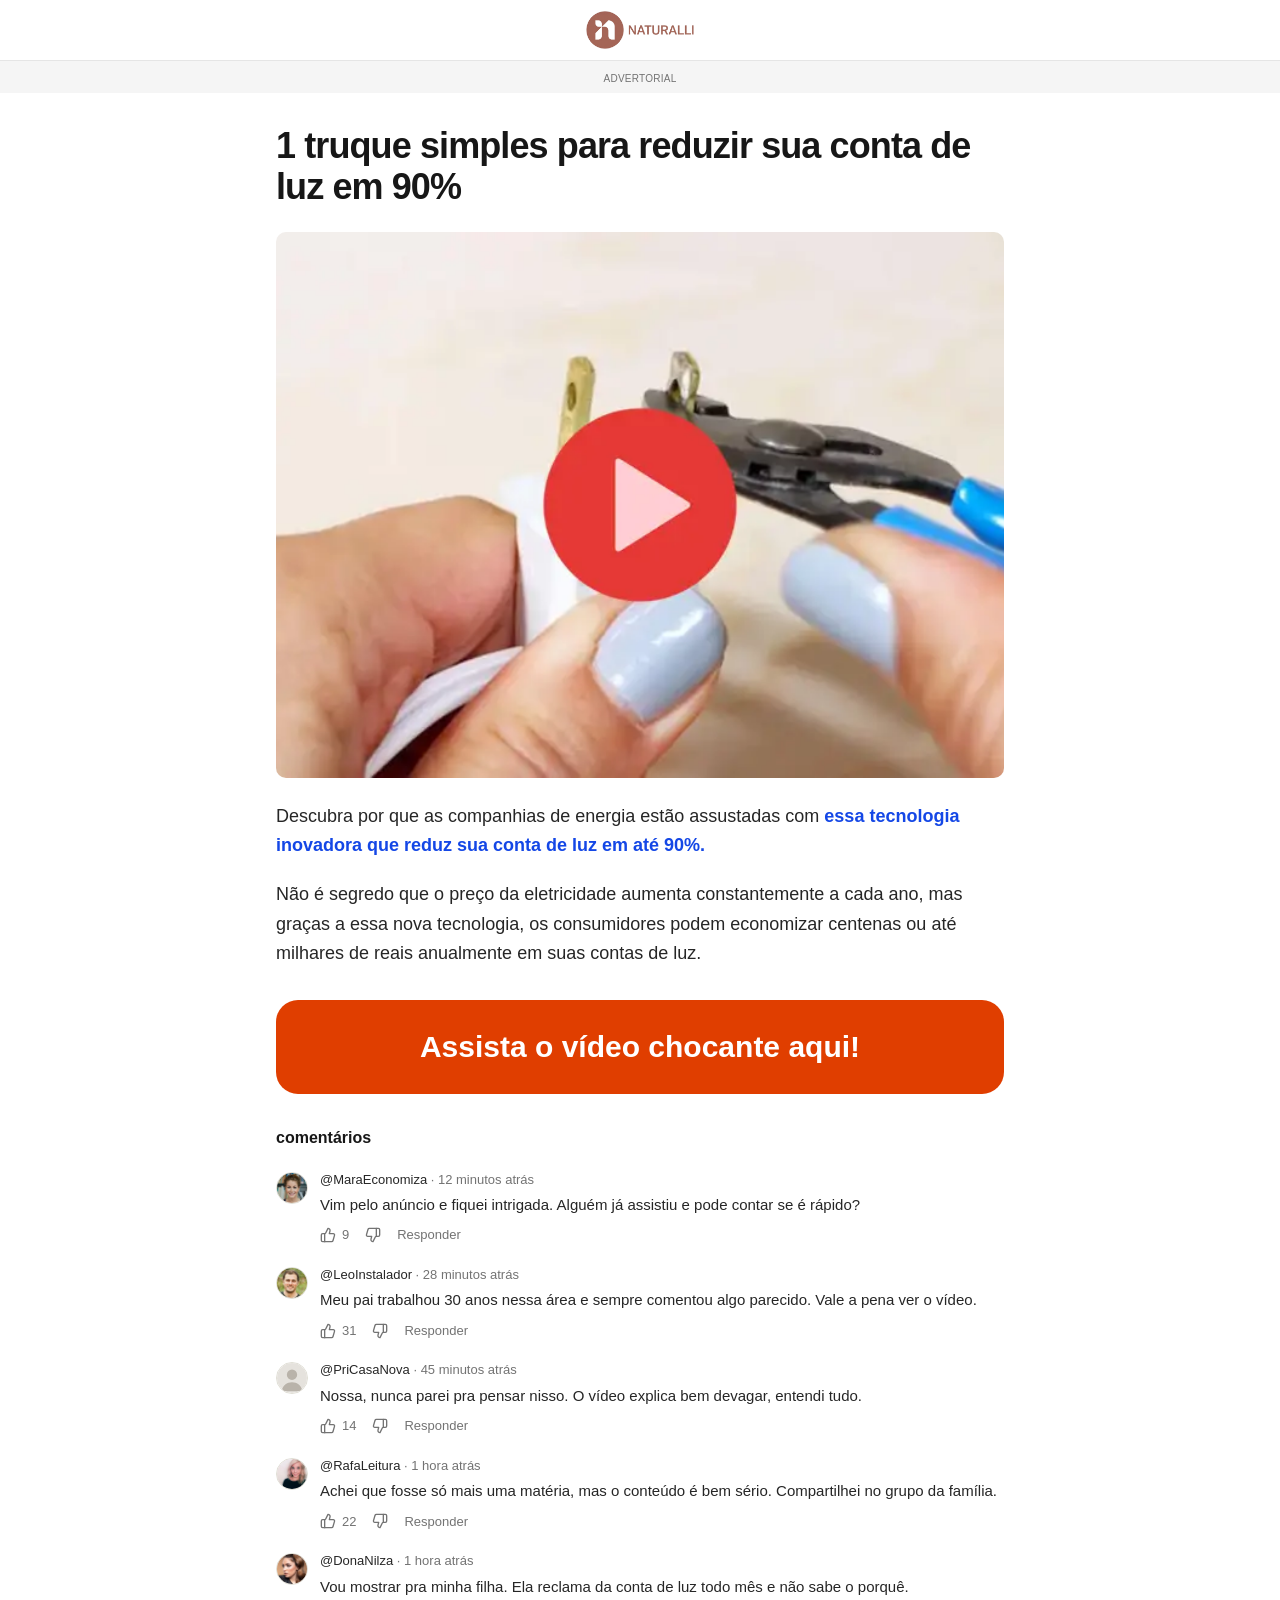
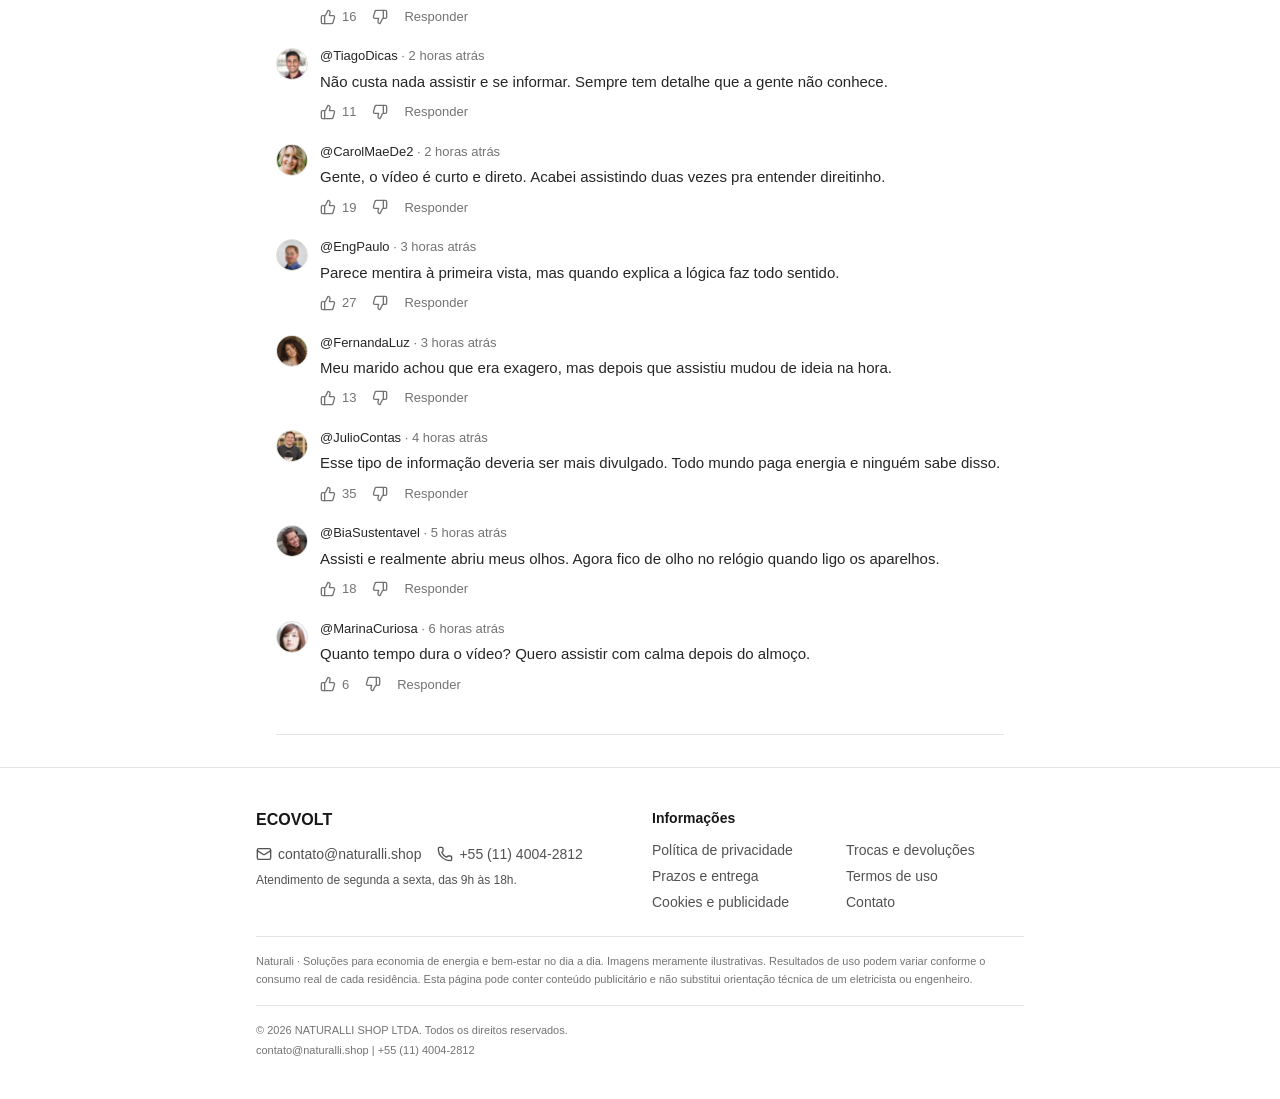
<file: index.html>
<!DOCTYPE html><html lang="pt-BR"><head><meta charset="utf-8"><meta name="viewport" content="width=device-width, initial-scale=1"><link rel="preload" as="image" href="images/naturalli-logo.png"><link rel="preload" as="image" href="images/ecovolt-capa.webp"><link rel="stylesheet" href="css/styles-omb0gwCA.css" data-precedence="default"><title>1 truque simples para reduzir sua conta de luz em 90%</title><meta name="author" content="Lovable"><meta name="twitter:site" content="@Lovable"><meta name="description" content="Conheça o EcoVolt, dispositivo bivolt que se instala na tomada, sem obra, e ajuda a reduzir o desperdício de energia da sua casa."><meta property="og:title" content="1 truque simples para reduzir sua conta de luz em 90%"><meta property="og:description" content="Conheça o EcoVolt, dispositivo bivolt que se instala na tomada, sem obra, e ajuda a reduzir o desperdício de energia da sua casa."><meta property="og:type" content="article"><meta name="twitter:card" content="summary_large_image"><meta name="twitter:description" content="Conheça o EcoVolt, dispositivo bivolt que se instala na tomada, sem obra, e ajuda a reduzir o desperdício de energia da sua casa."><link rel="icon" href="images/favicon.ico" type="image/x-icon"><script src="utmify.js" defer></script></head><body><!--$--><div class="min-h-screen bg-white"><header class="border-b border-neutral-200 bg-white px-5 py-2.5"><div class="mx-auto flex max-w-3xl items-center justify-center"><img src="images/naturalli-logo.png" alt="NATURALLI" class="h-10 w-auto object-contain"></div></header><div class="bg-neutral-100 px-5 py-1 text-center"><span class="text-[10px] font-medium uppercase tracking-wide text-neutral-500">Advertorial</span></div><main class="mx-auto max-w-3xl px-5 py-8"><h1 class="text-3xl font-extrabold leading-[1.15] tracking-tight text-neutral-900 sm:text-4xl">1 truque simples para reduzir sua conta de luz em 90%</h1><a aria-label="Assista ao vídeo sobre o EcoVolt" href="vsl/" data-next class="group relative mt-6 block overflow-hidden rounded-sm"><img src="images/ecovolt-capa.webp" alt="Mãos ajustando um pequeno dispositivo economizador de energia na tomada" width="1280" height="960" class="aspect-[4/3] w-full object-cover"></a><p class="mt-6 text-lg leading-relaxed text-neutral-800">Descubra por que as companhias de energia estão assustadas com<!-- --> <a href="vsl/" data-next class="font-bold text-blue-700 underline-offset-2 hover:underline">essa tecnologia inovadora que reduz sua conta de luz em até 90%.</a></p><p class="mt-5 text-lg leading-relaxed text-neutral-800">Não é segredo que o preço da eletricidade aumenta constantemente a cada ano, mas graças a essa nova tecnologia, os consumidores podem economizar centenas ou até milhares de reais anualmente em suas contas de luz.</p><a id="cta-video" href="vsl/" data-next class="animate-pulse-cta mt-8 block w-full rounded-2xl bg-[#e03e00] px-6 py-6 text-center text-2xl font-extrabold leading-tight text-white ring-1 ring-white/20 transition-all duration-200 ease-out active:scale-[0.98] sm:py-7 sm:text-3xl hover:bg-[#c93700]">Assista o vídeo chocante aqui!</a><section class="mt-8"><h2 class="text-base font-bold text-neutral-900">comentários</h2><div class="mt-5"><div class="flex gap-2.5 sm:gap-3"><img src="images/av-f104.jpg" alt="Perfil de @MaraEconomiza" loading="lazy" class="flex-none rounded-full border border-border object-cover mt-0.5 h-8 w-8"><div class="min-w-0 flex-1"><p class="break-words text-[12px] text-neutral-500 sm:text-[13px]"><span class="font-medium text-neutral-800">@MaraEconomiza</span> · <!-- -->12 minutos atrás</p><p class="mt-1 break-words text-[14px] leading-relaxed text-neutral-800 sm:text-[15px]">Vim pelo anúncio e fiquei intrigada. Alguém já assistiu e pode contar se é rápido?</p><div class="mt-2 flex items-center gap-4 text-[13px] text-neutral-500"><button type="button" aria-label="Curtir comentário" aria-pressed="false" class="inline-flex items-center gap-1.5 transition-colors hover:text-neutral-900 "><svg xmlns="http://www.w3.org/2000/svg" width="24" height="24" viewBox="0 0 24 24" fill="none" stroke="currentColor" stroke-width="2" stroke-linecap="round" stroke-linejoin="round" class="lucide lucide-thumbs-up h-4 w-4" aria-hidden="true"><path d="M15 5.88 14 10h5.83a2 2 0 0 1 1.92 2.56l-2.33 8A2 2 0 0 1 17.5 22H4a2 2 0 0 1-2-2v-8a2 2 0 0 1 2-2h2.76a2 2 0 0 0 1.79-1.11L12 2a3.13 3.13 0 0 1 3 3.88Z"></path><path d="M7 10v12"></path></svg>9</button><button type="button" aria-label="Não curtir comentário" aria-pressed="false" class="transition-colors hover:text-neutral-900 "><svg xmlns="http://www.w3.org/2000/svg" width="24" height="24" viewBox="0 0 24 24" fill="none" stroke="currentColor" stroke-width="2" stroke-linecap="round" stroke-linejoin="round" class="lucide lucide-thumbs-down h-4 w-4" aria-hidden="true"><path d="M9 18.12 10 14H4.17a2 2 0 0 1-1.92-2.56l2.33-8A2 2 0 0 1 6.5 2H20a2 2 0 0 1 2 2v8a2 2 0 0 1-2 2h-2.76a2 2 0 0 0-1.79 1.11L12 22a3.13 3.13 0 0 1-3-3.88Z"></path><path d="M17 14V2"></path></svg></button><button type="button" class="font-medium transition-colors hover:text-neutral-900">Responder</button></div></div></div></div><div class="mt-5"><div class="flex gap-2.5 sm:gap-3"><img src="images/av-m38.jpg" alt="Perfil de @LeoInstalador" loading="lazy" class="flex-none rounded-full border border-border object-cover mt-0.5 h-8 w-8"><div class="min-w-0 flex-1"><p class="break-words text-[12px] text-neutral-500 sm:text-[13px]"><span class="font-medium text-neutral-800">@LeoInstalador</span> · <!-- -->28 minutos atrás</p><p class="mt-1 break-words text-[14px] leading-relaxed text-neutral-800 sm:text-[15px]">Meu pai trabalhou 30 anos nessa área e sempre comentou algo parecido. Vale a pena ver o vídeo.</p><div class="mt-2 flex items-center gap-4 text-[13px] text-neutral-500"><button type="button" aria-label="Curtir comentário" aria-pressed="false" class="inline-flex items-center gap-1.5 transition-colors hover:text-neutral-900 "><svg xmlns="http://www.w3.org/2000/svg" width="24" height="24" viewBox="0 0 24 24" fill="none" stroke="currentColor" stroke-width="2" stroke-linecap="round" stroke-linejoin="round" class="lucide lucide-thumbs-up h-4 w-4" aria-hidden="true"><path d="M15 5.88 14 10h5.83a2 2 0 0 1 1.92 2.56l-2.33 8A2 2 0 0 1 17.5 22H4a2 2 0 0 1-2-2v-8a2 2 0 0 1 2-2h2.76a2 2 0 0 0 1.79-1.11L12 2a3.13 3.13 0 0 1 3 3.88Z"></path><path d="M7 10v12"></path></svg>31</button><button type="button" aria-label="Não curtir comentário" aria-pressed="false" class="transition-colors hover:text-neutral-900 "><svg xmlns="http://www.w3.org/2000/svg" width="24" height="24" viewBox="0 0 24 24" fill="none" stroke="currentColor" stroke-width="2" stroke-linecap="round" stroke-linejoin="round" class="lucide lucide-thumbs-down h-4 w-4" aria-hidden="true"><path d="M9 18.12 10 14H4.17a2 2 0 0 1-1.92-2.56l2.33-8A2 2 0 0 1 6.5 2H20a2 2 0 0 1 2 2v8a2 2 0 0 1-2 2h-2.76a2 2 0 0 0-1.79 1.11L12 22a3.13 3.13 0 0 1-3-3.88Z"></path><path d="M17 14V2"></path></svg></button><button type="button" class="font-medium transition-colors hover:text-neutral-900">Responder</button></div></div></div></div><div class="mt-5"><div class="flex gap-2.5 sm:gap-3"><img src="data:image/svg+xml;utf8,%3Csvg%20xmlns%3D%22http%3A%2F%2Fwww.w3.org%2F2000%2Fsvg%22%20viewBox%3D%220%200%2064%2064%22%3E%3Crect%20width%3D%2264%22%20height%3D%2264%22%20rx%3D%2232%22%20fill%3D%22%23e5e2dd%22%2F%3E%3Ccircle%20cx%3D%2232%22%20cy%3D%2225%22%20r%3D%2211%22%20fill%3D%22%23b9b3aa%22%2F%3E%3Cpath%20d%3D%22M10%2060c2-13%2011-19%2022-19s20%206%2022%2019z%22%20fill%3D%22%23b9b3aa%22%2F%3E%3C%2Fsvg%3E" alt="Perfil de @PriCasaNova" loading="lazy" class="flex-none rounded-full border border-border object-cover mt-0.5 h-8 w-8"><div class="min-w-0 flex-1"><p class="break-words text-[12px] text-neutral-500 sm:text-[13px]"><span class="font-medium text-neutral-800">@PriCasaNova</span> · <!-- -->45 minutos atrás</p><p class="mt-1 break-words text-[14px] leading-relaxed text-neutral-800 sm:text-[15px]">Nossa, nunca parei pra pensar nisso. O vídeo explica bem devagar, entendi tudo.</p><div class="mt-2 flex items-center gap-4 text-[13px] text-neutral-500"><button type="button" aria-label="Curtir comentário" aria-pressed="false" class="inline-flex items-center gap-1.5 transition-colors hover:text-neutral-900 "><svg xmlns="http://www.w3.org/2000/svg" width="24" height="24" viewBox="0 0 24 24" fill="none" stroke="currentColor" stroke-width="2" stroke-linecap="round" stroke-linejoin="round" class="lucide lucide-thumbs-up h-4 w-4" aria-hidden="true"><path d="M15 5.88 14 10h5.83a2 2 0 0 1 1.92 2.56l-2.33 8A2 2 0 0 1 17.5 22H4a2 2 0 0 1-2-2v-8a2 2 0 0 1 2-2h2.76a2 2 0 0 0 1.79-1.11L12 2a3.13 3.13 0 0 1 3 3.88Z"></path><path d="M7 10v12"></path></svg>14</button><button type="button" aria-label="Não curtir comentário" aria-pressed="false" class="transition-colors hover:text-neutral-900 "><svg xmlns="http://www.w3.org/2000/svg" width="24" height="24" viewBox="0 0 24 24" fill="none" stroke="currentColor" stroke-width="2" stroke-linecap="round" stroke-linejoin="round" class="lucide lucide-thumbs-down h-4 w-4" aria-hidden="true"><path d="M9 18.12 10 14H4.17a2 2 0 0 1-1.92-2.56l2.33-8A2 2 0 0 1 6.5 2H20a2 2 0 0 1 2 2v8a2 2 0 0 1-2 2h-2.76a2 2 0 0 0-1.79 1.11L12 22a3.13 3.13 0 0 1-3-3.88Z"></path><path d="M17 14V2"></path></svg></button><button type="button" class="font-medium transition-colors hover:text-neutral-900">Responder</button></div></div></div></div><div class="mt-5"><div class="flex gap-2.5 sm:gap-3"><img src="images/av-f92.jpg" alt="Perfil de @RafaLeitura" loading="lazy" class="flex-none rounded-full border border-border object-cover mt-0.5 h-8 w-8"><div class="min-w-0 flex-1"><p class="break-words text-[12px] text-neutral-500 sm:text-[13px]"><span class="font-medium text-neutral-800">@RafaLeitura</span> · <!-- -->1 hora atrás</p><p class="mt-1 break-words text-[14px] leading-relaxed text-neutral-800 sm:text-[15px]">Achei que fosse só mais uma matéria, mas o conteúdo é bem sério. Compartilhei no grupo da família.</p><div class="mt-2 flex items-center gap-4 text-[13px] text-neutral-500"><button type="button" aria-label="Curtir comentário" aria-pressed="false" class="inline-flex items-center gap-1.5 transition-colors hover:text-neutral-900 "><svg xmlns="http://www.w3.org/2000/svg" width="24" height="24" viewBox="0 0 24 24" fill="none" stroke="currentColor" stroke-width="2" stroke-linecap="round" stroke-linejoin="round" class="lucide lucide-thumbs-up h-4 w-4" aria-hidden="true"><path d="M15 5.88 14 10h5.83a2 2 0 0 1 1.92 2.56l-2.33 8A2 2 0 0 1 17.5 22H4a2 2 0 0 1-2-2v-8a2 2 0 0 1 2-2h2.76a2 2 0 0 0 1.79-1.11L12 2a3.13 3.13 0 0 1 3 3.88Z"></path><path d="M7 10v12"></path></svg>22</button><button type="button" aria-label="Não curtir comentário" aria-pressed="false" class="transition-colors hover:text-neutral-900 "><svg xmlns="http://www.w3.org/2000/svg" width="24" height="24" viewBox="0 0 24 24" fill="none" stroke="currentColor" stroke-width="2" stroke-linecap="round" stroke-linejoin="round" class="lucide lucide-thumbs-down h-4 w-4" aria-hidden="true"><path d="M9 18.12 10 14H4.17a2 2 0 0 1-1.92-2.56l2.33-8A2 2 0 0 1 6.5 2H20a2 2 0 0 1 2 2v8a2 2 0 0 1-2 2h-2.76a2 2 0 0 0-1.79 1.11L12 22a3.13 3.13 0 0 1-3-3.88Z"></path><path d="M17 14V2"></path></svg></button><button type="button" class="font-medium transition-colors hover:text-neutral-900">Responder</button></div></div></div></div><div class="mt-5"><div class="flex gap-2.5 sm:gap-3"><img src="images/av-f124.jpg" alt="Perfil de @DonaNilza" loading="lazy" class="flex-none rounded-full border border-border object-cover mt-0.5 h-8 w-8"><div class="min-w-0 flex-1"><p class="break-words text-[12px] text-neutral-500 sm:text-[13px]"><span class="font-medium text-neutral-800">@DonaNilza</span> · <!-- -->1 hora atrás</p><p class="mt-1 break-words text-[14px] leading-relaxed text-neutral-800 sm:text-[15px]">Vou mostrar pra minha filha. Ela reclama da conta de luz todo mês e não sabe o porquê.</p><div class="mt-2 flex items-center gap-4 text-[13px] text-neutral-500"><button type="button" aria-label="Curtir comentário" aria-pressed="false" class="inline-flex items-center gap-1.5 transition-colors hover:text-neutral-900 "><svg xmlns="http://www.w3.org/2000/svg" width="24" height="24" viewBox="0 0 24 24" fill="none" stroke="currentColor" stroke-width="2" stroke-linecap="round" stroke-linejoin="round" class="lucide lucide-thumbs-up h-4 w-4" aria-hidden="true"><path d="M15 5.88 14 10h5.83a2 2 0 0 1 1.92 2.56l-2.33 8A2 2 0 0 1 17.5 22H4a2 2 0 0 1-2-2v-8a2 2 0 0 1 2-2h2.76a2 2 0 0 0 1.79-1.11L12 2a3.13 3.13 0 0 1 3 3.88Z"></path><path d="M7 10v12"></path></svg>16</button><button type="button" aria-label="Não curtir comentário" aria-pressed="false" class="transition-colors hover:text-neutral-900 "><svg xmlns="http://www.w3.org/2000/svg" width="24" height="24" viewBox="0 0 24 24" fill="none" stroke="currentColor" stroke-width="2" stroke-linecap="round" stroke-linejoin="round" class="lucide lucide-thumbs-down h-4 w-4" aria-hidden="true"><path d="M9 18.12 10 14H4.17a2 2 0 0 1-1.92-2.56l2.33-8A2 2 0 0 1 6.5 2H20a2 2 0 0 1 2 2v8a2 2 0 0 1-2 2h-2.76a2 2 0 0 0-1.79 1.11L12 22a3.13 3.13 0 0 1-3-3.88Z"></path><path d="M17 14V2"></path></svg></button><button type="button" class="font-medium transition-colors hover:text-neutral-900">Responder</button></div></div></div></div><div class="mt-5"><div class="flex gap-2.5 sm:gap-3"><img src="images/av-m161.jpg" alt="Perfil de @TiagoDicas" loading="lazy" class="flex-none rounded-full border border-border object-cover mt-0.5 h-8 w-8"><div class="min-w-0 flex-1"><p class="break-words text-[12px] text-neutral-500 sm:text-[13px]"><span class="font-medium text-neutral-800">@TiagoDicas</span> · <!-- -->2 horas atrás</p><p class="mt-1 break-words text-[14px] leading-relaxed text-neutral-800 sm:text-[15px]">Não custa nada assistir e se informar. Sempre tem detalhe que a gente não conhece.</p><div class="mt-2 flex items-center gap-4 text-[13px] text-neutral-500"><button type="button" aria-label="Curtir comentário" aria-pressed="false" class="inline-flex items-center gap-1.5 transition-colors hover:text-neutral-900 "><svg xmlns="http://www.w3.org/2000/svg" width="24" height="24" viewBox="0 0 24 24" fill="none" stroke="currentColor" stroke-width="2" stroke-linecap="round" stroke-linejoin="round" class="lucide lucide-thumbs-up h-4 w-4" aria-hidden="true"><path d="M15 5.88 14 10h5.83a2 2 0 0 1 1.92 2.56l-2.33 8A2 2 0 0 1 17.5 22H4a2 2 0 0 1-2-2v-8a2 2 0 0 1 2-2h2.76a2 2 0 0 0 1.79-1.11L12 2a3.13 3.13 0 0 1 3 3.88Z"></path><path d="M7 10v12"></path></svg>11</button><button type="button" aria-label="Não curtir comentário" aria-pressed="false" class="transition-colors hover:text-neutral-900 "><svg xmlns="http://www.w3.org/2000/svg" width="24" height="24" viewBox="0 0 24 24" fill="none" stroke="currentColor" stroke-width="2" stroke-linecap="round" stroke-linejoin="round" class="lucide lucide-thumbs-down h-4 w-4" aria-hidden="true"><path d="M9 18.12 10 14H4.17a2 2 0 0 1-1.92-2.56l2.33-8A2 2 0 0 1 6.5 2H20a2 2 0 0 1 2 2v8a2 2 0 0 1-2 2h-2.76a2 2 0 0 0-1.79 1.11L12 22a3.13 3.13 0 0 1-3-3.88Z"></path><path d="M17 14V2"></path></svg></button><button type="button" class="font-medium transition-colors hover:text-neutral-900">Responder</button></div></div></div></div><div class="mt-5"><div class="flex gap-2.5 sm:gap-3"><img src="images/av-f24.jpg" alt="Perfil de @CarolMaeDe2" loading="lazy" class="flex-none rounded-full border border-border object-cover mt-0.5 h-8 w-8"><div class="min-w-0 flex-1"><p class="break-words text-[12px] text-neutral-500 sm:text-[13px]"><span class="font-medium text-neutral-800">@CarolMaeDe2</span> · <!-- -->2 horas atrás</p><p class="mt-1 break-words text-[14px] leading-relaxed text-neutral-800 sm:text-[15px]">Gente, o vídeo é curto e direto. Acabei assistindo duas vezes pra entender direitinho.</p><div class="mt-2 flex items-center gap-4 text-[13px] text-neutral-500"><button type="button" aria-label="Curtir comentário" aria-pressed="false" class="inline-flex items-center gap-1.5 transition-colors hover:text-neutral-900 "><svg xmlns="http://www.w3.org/2000/svg" width="24" height="24" viewBox="0 0 24 24" fill="none" stroke="currentColor" stroke-width="2" stroke-linecap="round" stroke-linejoin="round" class="lucide lucide-thumbs-up h-4 w-4" aria-hidden="true"><path d="M15 5.88 14 10h5.83a2 2 0 0 1 1.92 2.56l-2.33 8A2 2 0 0 1 17.5 22H4a2 2 0 0 1-2-2v-8a2 2 0 0 1 2-2h2.76a2 2 0 0 0 1.79-1.11L12 2a3.13 3.13 0 0 1 3 3.88Z"></path><path d="M7 10v12"></path></svg>19</button><button type="button" aria-label="Não curtir comentário" aria-pressed="false" class="transition-colors hover:text-neutral-900 "><svg xmlns="http://www.w3.org/2000/svg" width="24" height="24" viewBox="0 0 24 24" fill="none" stroke="currentColor" stroke-width="2" stroke-linecap="round" stroke-linejoin="round" class="lucide lucide-thumbs-down h-4 w-4" aria-hidden="true"><path d="M9 18.12 10 14H4.17a2 2 0 0 1-1.92-2.56l2.33-8A2 2 0 0 1 6.5 2H20a2 2 0 0 1 2 2v8a2 2 0 0 1-2 2h-2.76a2 2 0 0 0-1.79 1.11L12 22a3.13 3.13 0 0 1-3-3.88Z"></path><path d="M17 14V2"></path></svg></button><button type="button" class="font-medium transition-colors hover:text-neutral-900">Responder</button></div></div></div></div><div class="mt-5"><div class="flex gap-2.5 sm:gap-3"><img src="images/av-m111.jpg" alt="Perfil de @EngPaulo" loading="lazy" class="flex-none rounded-full border border-border object-cover mt-0.5 h-8 w-8"><div class="min-w-0 flex-1"><p class="break-words text-[12px] text-neutral-500 sm:text-[13px]"><span class="font-medium text-neutral-800">@EngPaulo</span> · <!-- -->3 horas atrás</p><p class="mt-1 break-words text-[14px] leading-relaxed text-neutral-800 sm:text-[15px]">Parece mentira à primeira vista, mas quando explica a lógica faz todo sentido.</p><div class="mt-2 flex items-center gap-4 text-[13px] text-neutral-500"><button type="button" aria-label="Curtir comentário" aria-pressed="false" class="inline-flex items-center gap-1.5 transition-colors hover:text-neutral-900 "><svg xmlns="http://www.w3.org/2000/svg" width="24" height="24" viewBox="0 0 24 24" fill="none" stroke="currentColor" stroke-width="2" stroke-linecap="round" stroke-linejoin="round" class="lucide lucide-thumbs-up h-4 w-4" aria-hidden="true"><path d="M15 5.88 14 10h5.83a2 2 0 0 1 1.92 2.56l-2.33 8A2 2 0 0 1 17.5 22H4a2 2 0 0 1-2-2v-8a2 2 0 0 1 2-2h2.76a2 2 0 0 0 1.79-1.11L12 2a3.13 3.13 0 0 1 3 3.88Z"></path><path d="M7 10v12"></path></svg>27</button><button type="button" aria-label="Não curtir comentário" aria-pressed="false" class="transition-colors hover:text-neutral-900 "><svg xmlns="http://www.w3.org/2000/svg" width="24" height="24" viewBox="0 0 24 24" fill="none" stroke="currentColor" stroke-width="2" stroke-linecap="round" stroke-linejoin="round" class="lucide lucide-thumbs-down h-4 w-4" aria-hidden="true"><path d="M9 18.12 10 14H4.17a2 2 0 0 1-1.92-2.56l2.33-8A2 2 0 0 1 6.5 2H20a2 2 0 0 1 2 2v8a2 2 0 0 1-2 2h-2.76a2 2 0 0 0-1.79 1.11L12 22a3.13 3.13 0 0 1-3-3.88Z"></path><path d="M17 14V2"></path></svg></button><button type="button" class="font-medium transition-colors hover:text-neutral-900">Responder</button></div></div></div></div><div class="mt-5"><div class="flex gap-2.5 sm:gap-3"><img src="images/av-f122.jpg" alt="Perfil de @FernandaLuz" loading="lazy" class="flex-none rounded-full border border-border object-cover mt-0.5 h-8 w-8"><div class="min-w-0 flex-1"><p class="break-words text-[12px] text-neutral-500 sm:text-[13px]"><span class="font-medium text-neutral-800">@FernandaLuz</span> · <!-- -->3 horas atrás</p><p class="mt-1 break-words text-[14px] leading-relaxed text-neutral-800 sm:text-[15px]">Meu marido achou que era exagero, mas depois que assistiu mudou de ideia na hora.</p><div class="mt-2 flex items-center gap-4 text-[13px] text-neutral-500"><button type="button" aria-label="Curtir comentário" aria-pressed="false" class="inline-flex items-center gap-1.5 transition-colors hover:text-neutral-900 "><svg xmlns="http://www.w3.org/2000/svg" width="24" height="24" viewBox="0 0 24 24" fill="none" stroke="currentColor" stroke-width="2" stroke-linecap="round" stroke-linejoin="round" class="lucide lucide-thumbs-up h-4 w-4" aria-hidden="true"><path d="M15 5.88 14 10h5.83a2 2 0 0 1 1.92 2.56l-2.33 8A2 2 0 0 1 17.5 22H4a2 2 0 0 1-2-2v-8a2 2 0 0 1 2-2h2.76a2 2 0 0 0 1.79-1.11L12 2a3.13 3.13 0 0 1 3 3.88Z"></path><path d="M7 10v12"></path></svg>13</button><button type="button" aria-label="Não curtir comentário" aria-pressed="false" class="transition-colors hover:text-neutral-900 "><svg xmlns="http://www.w3.org/2000/svg" width="24" height="24" viewBox="0 0 24 24" fill="none" stroke="currentColor" stroke-width="2" stroke-linecap="round" stroke-linejoin="round" class="lucide lucide-thumbs-down h-4 w-4" aria-hidden="true"><path d="M9 18.12 10 14H4.17a2 2 0 0 1-1.92-2.56l2.33-8A2 2 0 0 1 6.5 2H20a2 2 0 0 1 2 2v8a2 2 0 0 1-2 2h-2.76a2 2 0 0 0-1.79 1.11L12 22a3.13 3.13 0 0 1-3-3.88Z"></path><path d="M17 14V2"></path></svg></button><button type="button" class="font-medium transition-colors hover:text-neutral-900">Responder</button></div></div></div></div><div class="mt-5"><div class="flex gap-2.5 sm:gap-3"><img src="images/av-m21.jpg" alt="Perfil de @JulioContas" loading="lazy" class="flex-none rounded-full border border-border object-cover mt-0.5 h-8 w-8"><div class="min-w-0 flex-1"><p class="break-words text-[12px] text-neutral-500 sm:text-[13px]"><span class="font-medium text-neutral-800">@JulioContas</span> · <!-- -->4 horas atrás</p><p class="mt-1 break-words text-[14px] leading-relaxed text-neutral-800 sm:text-[15px]">Esse tipo de informação deveria ser mais divulgado. Todo mundo paga energia e ninguém sabe disso.</p><div class="mt-2 flex items-center gap-4 text-[13px] text-neutral-500"><button type="button" aria-label="Curtir comentário" aria-pressed="false" class="inline-flex items-center gap-1.5 transition-colors hover:text-neutral-900 "><svg xmlns="http://www.w3.org/2000/svg" width="24" height="24" viewBox="0 0 24 24" fill="none" stroke="currentColor" stroke-width="2" stroke-linecap="round" stroke-linejoin="round" class="lucide lucide-thumbs-up h-4 w-4" aria-hidden="true"><path d="M15 5.88 14 10h5.83a2 2 0 0 1 1.92 2.56l-2.33 8A2 2 0 0 1 17.5 22H4a2 2 0 0 1-2-2v-8a2 2 0 0 1 2-2h2.76a2 2 0 0 0 1.79-1.11L12 2a3.13 3.13 0 0 1 3 3.88Z"></path><path d="M7 10v12"></path></svg>35</button><button type="button" aria-label="Não curtir comentário" aria-pressed="false" class="transition-colors hover:text-neutral-900 "><svg xmlns="http://www.w3.org/2000/svg" width="24" height="24" viewBox="0 0 24 24" fill="none" stroke="currentColor" stroke-width="2" stroke-linecap="round" stroke-linejoin="round" class="lucide lucide-thumbs-down h-4 w-4" aria-hidden="true"><path d="M9 18.12 10 14H4.17a2 2 0 0 1-1.92-2.56l2.33-8A2 2 0 0 1 6.5 2H20a2 2 0 0 1 2 2v8a2 2 0 0 1-2 2h-2.76a2 2 0 0 0-1.79 1.11L12 22a3.13 3.13 0 0 1-3-3.88Z"></path><path d="M17 14V2"></path></svg></button><button type="button" class="font-medium transition-colors hover:text-neutral-900">Responder</button></div></div></div></div><div class="mt-5"><div class="flex gap-2.5 sm:gap-3"><img src="images/av-f41.jpg" alt="Perfil de @BiaSustentavel" loading="lazy" class="flex-none rounded-full border border-border object-cover mt-0.5 h-8 w-8"><div class="min-w-0 flex-1"><p class="break-words text-[12px] text-neutral-500 sm:text-[13px]"><span class="font-medium text-neutral-800">@BiaSustentavel</span> · <!-- -->5 horas atrás</p><p class="mt-1 break-words text-[14px] leading-relaxed text-neutral-800 sm:text-[15px]">Assisti e realmente abriu meus olhos. Agora fico de olho no relógio quando ligo os aparelhos.</p><div class="mt-2 flex items-center gap-4 text-[13px] text-neutral-500"><button type="button" aria-label="Curtir comentário" aria-pressed="false" class="inline-flex items-center gap-1.5 transition-colors hover:text-neutral-900 "><svg xmlns="http://www.w3.org/2000/svg" width="24" height="24" viewBox="0 0 24 24" fill="none" stroke="currentColor" stroke-width="2" stroke-linecap="round" stroke-linejoin="round" class="lucide lucide-thumbs-up h-4 w-4" aria-hidden="true"><path d="M15 5.88 14 10h5.83a2 2 0 0 1 1.92 2.56l-2.33 8A2 2 0 0 1 17.5 22H4a2 2 0 0 1-2-2v-8a2 2 0 0 1 2-2h2.76a2 2 0 0 0 1.79-1.11L12 2a3.13 3.13 0 0 1 3 3.88Z"></path><path d="M7 10v12"></path></svg>18</button><button type="button" aria-label="Não curtir comentário" aria-pressed="false" class="transition-colors hover:text-neutral-900 "><svg xmlns="http://www.w3.org/2000/svg" width="24" height="24" viewBox="0 0 24 24" fill="none" stroke="currentColor" stroke-width="2" stroke-linecap="round" stroke-linejoin="round" class="lucide lucide-thumbs-down h-4 w-4" aria-hidden="true"><path d="M9 18.12 10 14H4.17a2 2 0 0 1-1.92-2.56l2.33-8A2 2 0 0 1 6.5 2H20a2 2 0 0 1 2 2v8a2 2 0 0 1-2 2h-2.76a2 2 0 0 0-1.79 1.11L12 22a3.13 3.13 0 0 1-3-3.88Z"></path><path d="M17 14V2"></path></svg></button><button type="button" class="font-medium transition-colors hover:text-neutral-900">Responder</button></div></div></div></div><div class="mt-5"><div class="flex gap-2.5 sm:gap-3"><img src="images/av-f54.jpg" alt="Perfil de @MarinaCuriosa" loading="lazy" class="flex-none rounded-full border border-border object-cover mt-0.5 h-8 w-8"><div class="min-w-0 flex-1"><p class="break-words text-[12px] text-neutral-500 sm:text-[13px]"><span class="font-medium text-neutral-800">@MarinaCuriosa</span> · <!-- -->6 horas atrás</p><p class="mt-1 break-words text-[14px] leading-relaxed text-neutral-800 sm:text-[15px]">Quanto tempo dura o vídeo? Quero assistir com calma depois do almoço.</p><div class="mt-2 flex items-center gap-4 text-[13px] text-neutral-500"><button type="button" aria-label="Curtir comentário" aria-pressed="false" class="inline-flex items-center gap-1.5 transition-colors hover:text-neutral-900 "><svg xmlns="http://www.w3.org/2000/svg" width="24" height="24" viewBox="0 0 24 24" fill="none" stroke="currentColor" stroke-width="2" stroke-linecap="round" stroke-linejoin="round" class="lucide lucide-thumbs-up h-4 w-4" aria-hidden="true"><path d="M15 5.88 14 10h5.83a2 2 0 0 1 1.92 2.56l-2.33 8A2 2 0 0 1 17.5 22H4a2 2 0 0 1-2-2v-8a2 2 0 0 1 2-2h2.76a2 2 0 0 0 1.79-1.11L12 2a3.13 3.13 0 0 1 3 3.88Z"></path><path d="M7 10v12"></path></svg>6</button><button type="button" aria-label="Não curtir comentário" aria-pressed="false" class="transition-colors hover:text-neutral-900 "><svg xmlns="http://www.w3.org/2000/svg" width="24" height="24" viewBox="0 0 24 24" fill="none" stroke="currentColor" stroke-width="2" stroke-linecap="round" stroke-linejoin="round" class="lucide lucide-thumbs-down h-4 w-4" aria-hidden="true"><path d="M9 18.12 10 14H4.17a2 2 0 0 1-1.92-2.56l2.33-8A2 2 0 0 1 6.5 2H20a2 2 0 0 1 2 2v8a2 2 0 0 1-2 2h-2.76a2 2 0 0 0-1.79 1.11L12 22a3.13 3.13 0 0 1-3-3.88Z"></path><path d="M17 14V2"></path></svg></button><button type="button" class="font-medium transition-colors hover:text-neutral-900">Responder</button></div></div></div></div></section><hr class="mt-10 border-neutral-200"></main><footer class="border-t border-neutral-200 bg-white px-5 py-10"><div class="mx-auto max-w-3xl"><div class="grid gap-6 sm:grid-cols-2"><div class="space-y-3"><p class="text-base font-bold text-neutral-900">ECOVOLT</p><div class="space-y-2 text-sm text-neutral-600"><div class="flex flex-wrap items-center gap-x-4 gap-y-1"><span class="inline-flex items-center gap-1.5"><svg xmlns="http://www.w3.org/2000/svg" width="24" height="24" viewBox="0 0 24 24" fill="none" stroke="currentColor" stroke-width="2" stroke-linecap="round" stroke-linejoin="round" class="lucide lucide-mail h-4 w-4" aria-hidden="true"><path d="m22 7-8.991 5.727a2 2 0 0 1-2.009 0L2 7"></path><rect x="2" y="4" width="20" height="16" rx="2"></rect></svg> contato@naturalli.shop</span><span class="inline-flex items-center gap-1.5"><svg xmlns="http://www.w3.org/2000/svg" width="24" height="24" viewBox="0 0 24 24" fill="none" stroke="currentColor" stroke-width="2" stroke-linecap="round" stroke-linejoin="round" class="lucide lucide-phone h-4 w-4" aria-hidden="true"><path d="M13.832 16.568a1 1 0 0 0 1.213-.303l.355-.465A2 2 0 0 1 17 15h3a2 2 0 0 1 2 2v3a2 2 0 0 1-2 2A18 18 0 0 1 2 4a2 2 0 0 1 2-2h3a2 2 0 0 1 2 2v3a2 2 0 0 1-.8 1.6l-.468.351a1 1 0 0 0-.292 1.233 14 14 0 0 0 6.392 6.384"></path></svg> +55 (11) 4004-2812</span></div><p class="text-xs">Atendimento de segunda a sexta, das 9h às 18h.</p></div></div><div class="space-y-3"><p class="text-sm font-semibold text-neutral-900">Informações</p><ul class="grid grid-cols-2 gap-x-4 gap-y-1.5 text-sm text-neutral-600"><li><span>Política de privacidade</span></li><li><span>Trocas e devoluções</span></li><li><span>Prazos e entrega</span></li><li><span>Termos de uso</span></li><li><span>Cookies e publicidade</span></li><li><span>Contato</span></li></ul></div></div><div class="mt-6 space-y-2 border-t border-neutral-200 pt-4"><p class="text-[11px] leading-relaxed text-neutral-500">Naturali · Soluções para economia de energia e bem-estar no dia a dia. Imagens meramente ilustrativas. Resultados de uso podem variar conforme o consumo real de cada residência. Esta página pode conter conteúdo publicitário e não substitui orientação técnica de um eletricista ou engenheiro.</p></div><div class="mt-4 space-y-1 border-t border-neutral-200 pt-4 text-[11px] text-neutral-500"><p>© <!-- -->2026<!-- --> NATURALLI SHOP LTDA. Todos os direitos reservados.</p><p>contato@naturalli.shop | +55 (11) 4004-2812</p></div></div></footer></div><!--/$--><script>
(function(){
  // repassa a query string (UTMs, fbclid...) para a proxima pagina do funil
  var q = location.search; if (!q) return;
  document.querySelectorAll("a[data-next]").forEach(function(a){ a.setAttribute("href", a.getAttribute("href").split("?")[0] + q); });
})();
</script></body></html>
</file>
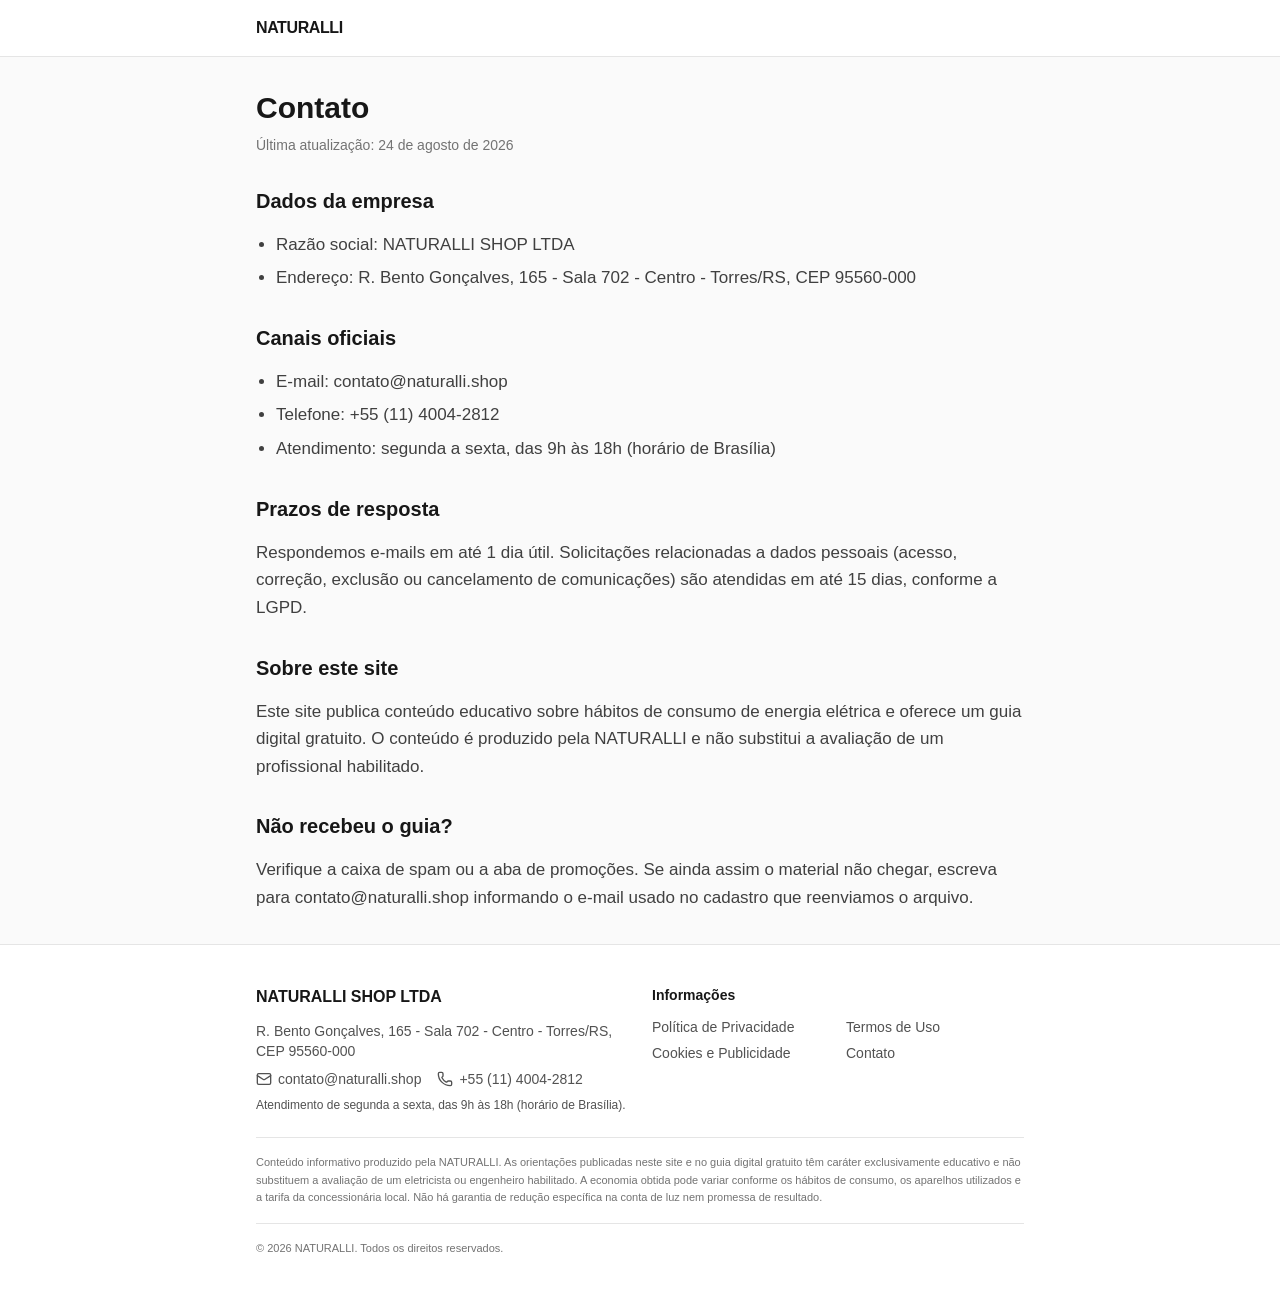
<file: contato/index.html>
<!DOCTYPE html><html lang="pt-BR"><head><meta charSet="utf-8"/><meta name="viewport" content="width=device-width, initial-scale=1"/><link rel="stylesheet" href="../css/styles-omb0gwCA.css" data-precedence="default"/><title>Contato - NATURALLI</title><meta name="author" content="Lovable"/><meta name="twitter:site" content="@Lovable"/><meta name="description" content="Canais oficiais de atendimento da NATURALLI: e-mail contato@naturalli.shop, telefone +55 (11) 4004-2812, endereço e prazos de resposta."/><meta property="og:title" content="Contato - NATURALLI"/><meta property="og:description" content="Fale com a NATURALLI sobre o guia digital, dados pessoais ou dúvidas sobre o conteúdo publicado."/><meta property="og:type" content="article"/><meta name="twitter:card" content="summary_large_image"/><link rel="icon" href="../images/favicon.ico" type="image/x-icon"/></head><body><!--$--><div class="min-h-screen bg-neutral-50"><header class="border-b border-neutral-200 bg-white px-5 py-4"><div class="mx-auto max-w-3xl"><a href="../" class="text-base font-bold tracking-tight text-neutral-900">NATURALLI</a></div></header><main class="px-5 py-8"><article class="mx-auto max-w-3xl"><h1 class="text-3xl font-bold leading-tight text-neutral-900">Contato</h1><p class="mt-2 text-sm text-neutral-500">Última atualização: <!-- -->24 de agosto de 2026</p><div class="mt-6 space-y-4 text-[17px] leading-relaxed text-neutral-700 [&amp;_h2]:mt-8 [&amp;_h2]:text-xl [&amp;_h2]:font-bold [&amp;_h2]:text-neutral-900 [&amp;_li]:mt-1.5 [&amp;_ul]:list-disc [&amp;_ul]:pl-5"><h2>Dados da empresa</h2><ul><li>Razão social: NATURALLI SHOP LTDA</li><li>Endereço: R. Bento Gonçalves, 165 - Sala 702 - Centro - Torres/RS, CEP 95560-000</li></ul><h2>Canais oficiais</h2><ul><li>E-mail: contato@naturalli.shop</li><li>Telefone: +55 (11) 4004-2812</li><li>Atendimento: segunda a sexta, das 9h às 18h (horário de Brasília)</li></ul><h2>Prazos de resposta</h2><p>Respondemos e-mails em até 1 dia útil. Solicitações relacionadas a dados pessoais (acesso, correção, exclusão ou cancelamento de comunicações) são atendidas em até 15 dias, conforme a LGPD.</p><h2>Sobre este site</h2><p>Este site publica conteúdo educativo sobre hábitos de consumo de energia elétrica e oferece um guia digital gratuito. O conteúdo é produzido pela NATURALLI e não substitui a avaliação de um profissional habilitado.</p><h2>Não recebeu o guia?</h2><p>Verifique a caixa de spam ou a aba de promoções. Se ainda assim o material não chegar, escreva para contato@naturalli.shop informando o e-mail usado no cadastro que reenviamos o arquivo.</p></div></article></main><footer class="border-t border-neutral-200 bg-white px-5 py-10"><div class="mx-auto max-w-3xl"><div class="grid gap-6 sm:grid-cols-2"><div class="space-y-3"><p class="text-base font-bold text-neutral-900">NATURALLI SHOP LTDA</p><div class="space-y-2 text-sm text-neutral-600"><p>R. Bento Gonçalves, 165 - Sala 702 - Centro - Torres/RS, CEP 95560-000</p><div class="flex flex-wrap items-center gap-x-4 gap-y-1"><span class="inline-flex items-center gap-1.5"><svg xmlns="http://www.w3.org/2000/svg" width="24" height="24" viewBox="0 0 24 24" fill="none" stroke="currentColor" stroke-width="2" stroke-linecap="round" stroke-linejoin="round" class="lucide lucide-mail h-4 w-4" aria-hidden="true"><path d="m22 7-8.991 5.727a2 2 0 0 1-2.009 0L2 7"></path><rect x="2" y="4" width="20" height="16" rx="2"></rect></svg> contato@naturalli.shop</span><span class="inline-flex items-center gap-1.5"><svg xmlns="http://www.w3.org/2000/svg" width="24" height="24" viewBox="0 0 24 24" fill="none" stroke="currentColor" stroke-width="2" stroke-linecap="round" stroke-linejoin="round" class="lucide lucide-phone h-4 w-4" aria-hidden="true"><path d="M13.832 16.568a1 1 0 0 0 1.213-.303l.355-.465A2 2 0 0 1 17 15h3a2 2 0 0 1 2 2v3a2 2 0 0 1-2 2A18 18 0 0 1 2 4a2 2 0 0 1 2-2h3a2 2 0 0 1 2 2v3a2 2 0 0 1-.8 1.6l-.468.351a1 1 0 0 0-.292 1.233 14 14 0 0 0 6.392 6.384"></path></svg> +55 (11) 4004-2812</span></div><p class="text-xs">Atendimento de segunda a sexta, das 9h às 18h (horário de Brasília).</p></div></div><div class="space-y-3"><p class="text-sm font-semibold text-neutral-900">Informações</p><ul class="grid grid-cols-2 gap-x-4 gap-y-1.5 text-sm text-neutral-600"><li><a href="../politicas/" class="hover:text-blue-700">Política de Privacidade</a></li><li><a href="../termos/" class="hover:text-blue-700">Termos de Uso</a></li><li><a href="../cookies/" class="hover:text-blue-700">Cookies e Publicidade</a></li><li><a href="../contato/" class="hover:text-blue-700">Contato</a></li></ul></div></div><div class="mt-6 border-t border-neutral-200 pt-4 text-[11px] leading-relaxed text-neutral-500"><p>Conteúdo informativo produzido pela NATURALLI. As orientações publicadas neste site e no guia digital gratuito têm caráter exclusivamente educativo e não substituem a avaliação de um eletricista ou engenheiro habilitado. A economia obtida pode variar conforme os hábitos de consumo, os aparelhos utilizados e a tarifa da concessionária local. Não há garantia de redução específica na conta de luz nem promessa de resultado.</p></div><div class="mt-4 border-t border-neutral-200 pt-4 text-[11px] text-neutral-500"><p>© <!-- -->2026<!-- --> NATURALLI. Todos os direitos reservados.</p></div></div></footer></div><!--/$--></body></html>
</file>
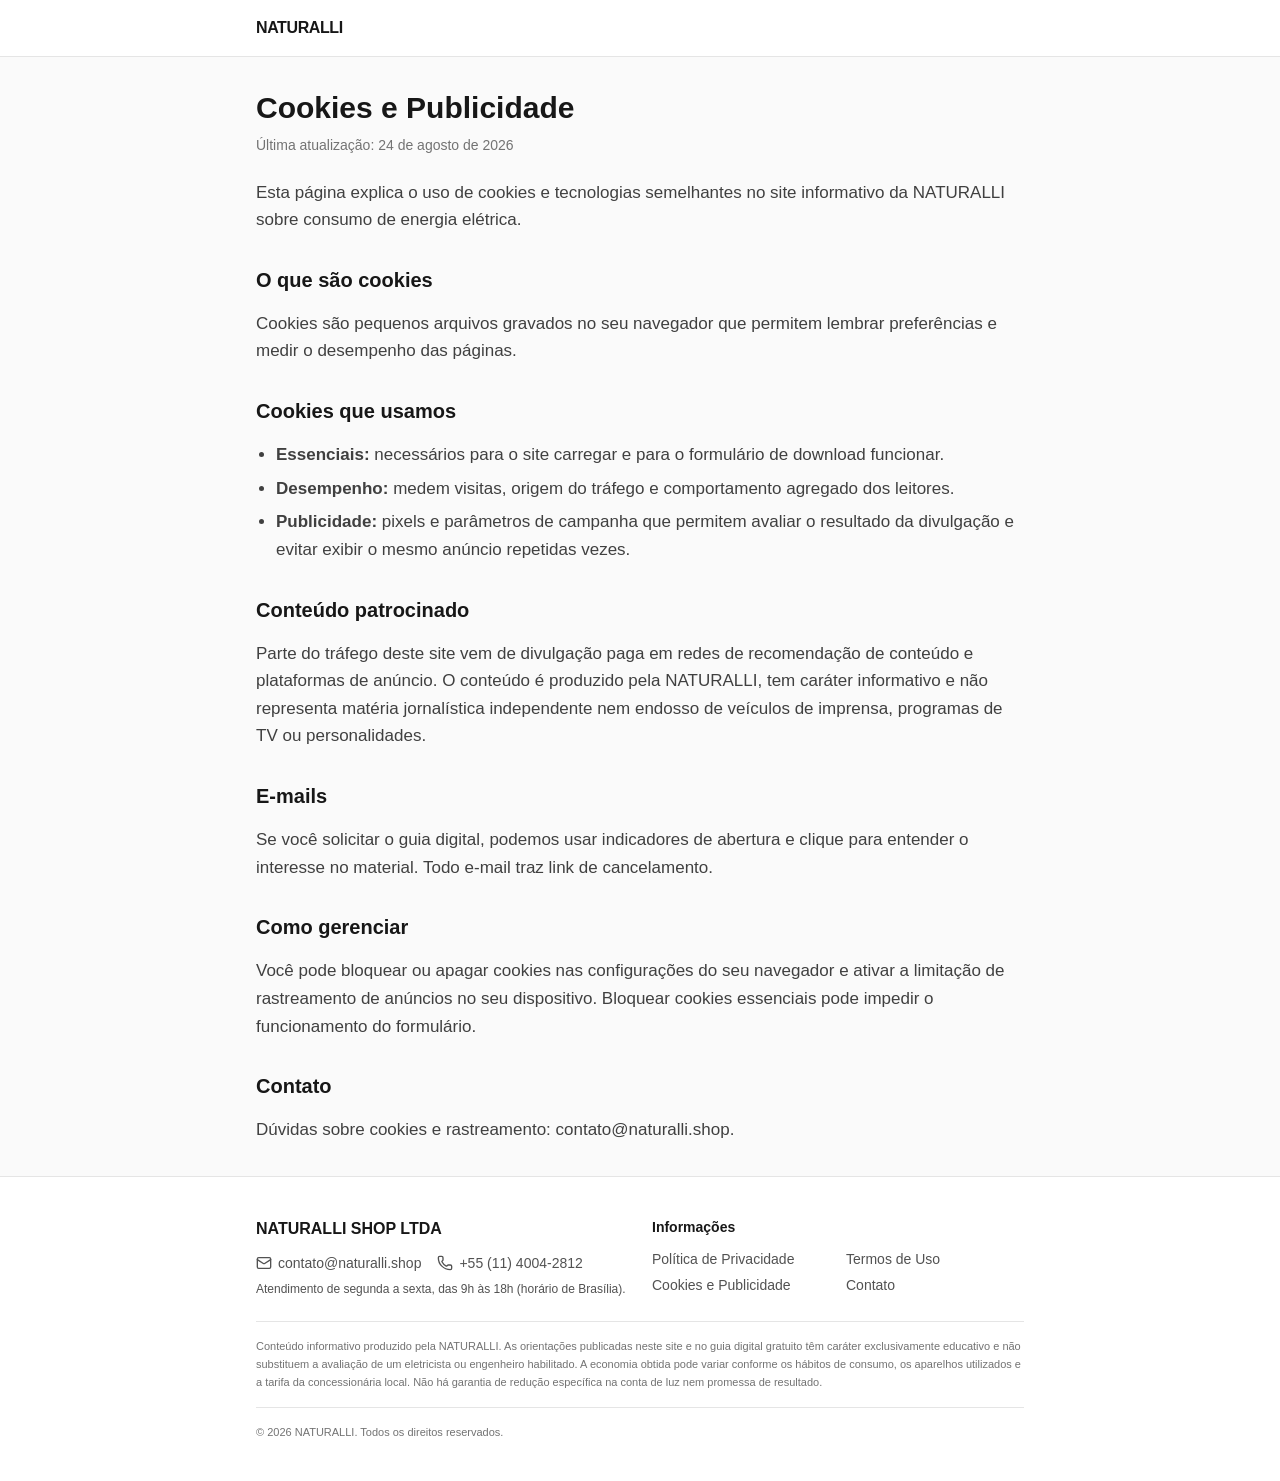
<file: cookies/index.html>
<!DOCTYPE html><html lang="pt-BR"><head><meta charSet="utf-8"/><meta name="viewport" content="width=device-width, initial-scale=1"/><link rel="stylesheet" href="../css/styles-omb0gwCA.css" data-precedence="default"/><title>Cookies e Publicidade - NATURALLI</title><meta name="author" content="Lovable"/><meta name="twitter:site" content="@Lovable"/><meta name="description" content="Quais cookies e pixels de mensuração usamos neste site informativo, como funciona a divulgação em redes de conteúdo e como gerenciar suas preferências."/><meta property="og:title" content="Cookies e Publicidade - NATURALLI"/><meta property="og:description" content="Cookies essenciais, de desempenho e de publicidade, conteúdo patrocinado e como desativar o rastreamento."/><meta property="og:type" content="article"/><meta name="twitter:card" content="summary_large_image"/><link rel="icon" href="../images/favicon.ico" type="image/x-icon"/></head><body><!--$--><div class="min-h-screen bg-neutral-50"><header class="border-b border-neutral-200 bg-white px-5 py-4"><div class="mx-auto max-w-3xl"><a href="../" class="text-base font-bold tracking-tight text-neutral-900">NATURALLI</a></div></header><main class="px-5 py-8"><article class="mx-auto max-w-3xl"><h1 class="text-3xl font-bold leading-tight text-neutral-900">Cookies e Publicidade</h1><p class="mt-2 text-sm text-neutral-500">Última atualização: <!-- -->24 de agosto de 2026</p><div class="mt-6 space-y-4 text-[17px] leading-relaxed text-neutral-700 [&amp;_h2]:mt-8 [&amp;_h2]:text-xl [&amp;_h2]:font-bold [&amp;_h2]:text-neutral-900 [&amp;_li]:mt-1.5 [&amp;_ul]:list-disc [&amp;_ul]:pl-5"><p>Esta página explica o uso de cookies e tecnologias semelhantes no site informativo da NATURALLI sobre consumo de energia elétrica.</p><h2>O que são cookies</h2><p>Cookies são pequenos arquivos gravados no seu navegador que permitem lembrar preferências e medir o desempenho das páginas.</p><h2>Cookies que usamos</h2><ul><li><strong>Essenciais:</strong> necessários para o site carregar e para o formulário de download funcionar.</li><li><strong>Desempenho:</strong> medem visitas, origem do tráfego e comportamento agregado dos leitores.</li><li><strong>Publicidade:</strong> pixels e parâmetros de campanha que permitem avaliar o resultado da divulgação e evitar exibir o mesmo anúncio repetidas vezes.</li></ul><h2>Conteúdo patrocinado</h2><p>Parte do tráfego deste site vem de divulgação paga em redes de recomendação de conteúdo e plataformas de anúncio. O conteúdo é produzido pela NATURALLI, tem caráter informativo e não representa matéria jornalística independente nem endosso de veículos de imprensa, programas de TV ou personalidades.</p><h2>E-mails</h2><p>Se você solicitar o guia digital, podemos usar indicadores de abertura e clique para entender o interesse no material. Todo e-mail traz link de cancelamento.</p><h2>Como gerenciar</h2><p>Você pode bloquear ou apagar cookies nas configurações do seu navegador e ativar a limitação de rastreamento de anúncios no seu dispositivo. Bloquear cookies essenciais pode impedir o funcionamento do formulário.</p><h2>Contato</h2><p>Dúvidas sobre cookies e rastreamento: contato@naturalli.shop.</p></div></article></main><footer class="border-t border-neutral-200 bg-white px-5 py-10"><div class="mx-auto max-w-3xl"><div class="grid gap-6 sm:grid-cols-2"><div class="space-y-3"><p class="text-base font-bold text-neutral-900">NATURALLI SHOP LTDA</p><div class="space-y-2 text-sm text-neutral-600"><div class="flex flex-wrap items-center gap-x-4 gap-y-1"><span class="inline-flex items-center gap-1.5"><svg xmlns="http://www.w3.org/2000/svg" width="24" height="24" viewBox="0 0 24 24" fill="none" stroke="currentColor" stroke-width="2" stroke-linecap="round" stroke-linejoin="round" class="lucide lucide-mail h-4 w-4" aria-hidden="true"><path d="m22 7-8.991 5.727a2 2 0 0 1-2.009 0L2 7"></path><rect x="2" y="4" width="20" height="16" rx="2"></rect></svg> contato@naturalli.shop</span><span class="inline-flex items-center gap-1.5"><svg xmlns="http://www.w3.org/2000/svg" width="24" height="24" viewBox="0 0 24 24" fill="none" stroke="currentColor" stroke-width="2" stroke-linecap="round" stroke-linejoin="round" class="lucide lucide-phone h-4 w-4" aria-hidden="true"><path d="M13.832 16.568a1 1 0 0 0 1.213-.303l.355-.465A2 2 0 0 1 17 15h3a2 2 0 0 1 2 2v3a2 2 0 0 1-2 2A18 18 0 0 1 2 4a2 2 0 0 1 2-2h3a2 2 0 0 1 2 2v3a2 2 0 0 1-.8 1.6l-.468.351a1 1 0 0 0-.292 1.233 14 14 0 0 0 6.392 6.384"></path></svg> +55 (11) 4004-2812</span></div><p class="text-xs">Atendimento de segunda a sexta, das 9h às 18h (horário de Brasília).</p></div></div><div class="space-y-3"><p class="text-sm font-semibold text-neutral-900">Informações</p><ul class="grid grid-cols-2 gap-x-4 gap-y-1.5 text-sm text-neutral-600"><li><a href="../politicas/" class="hover:text-blue-700">Política de Privacidade</a></li><li><a href="../termos/" class="hover:text-blue-700">Termos de Uso</a></li><li><a href="../cookies/" class="hover:text-blue-700">Cookies e Publicidade</a></li><li><a href="../contato/" class="hover:text-blue-700">Contato</a></li></ul></div></div><div class="mt-6 border-t border-neutral-200 pt-4 text-[11px] leading-relaxed text-neutral-500"><p>Conteúdo informativo produzido pela NATURALLI. As orientações publicadas neste site e no guia digital gratuito têm caráter exclusivamente educativo e não substituem a avaliação de um eletricista ou engenheiro habilitado. A economia obtida pode variar conforme os hábitos de consumo, os aparelhos utilizados e a tarifa da concessionária local. Não há garantia de redução específica na conta de luz nem promessa de resultado.</p></div><div class="mt-4 border-t border-neutral-200 pt-4 text-[11px] text-neutral-500"><p>© <!-- -->2026<!-- --> NATURALLI. Todos os direitos reservados.</p></div></div></footer></div><!--/$--></body></html>
</file>
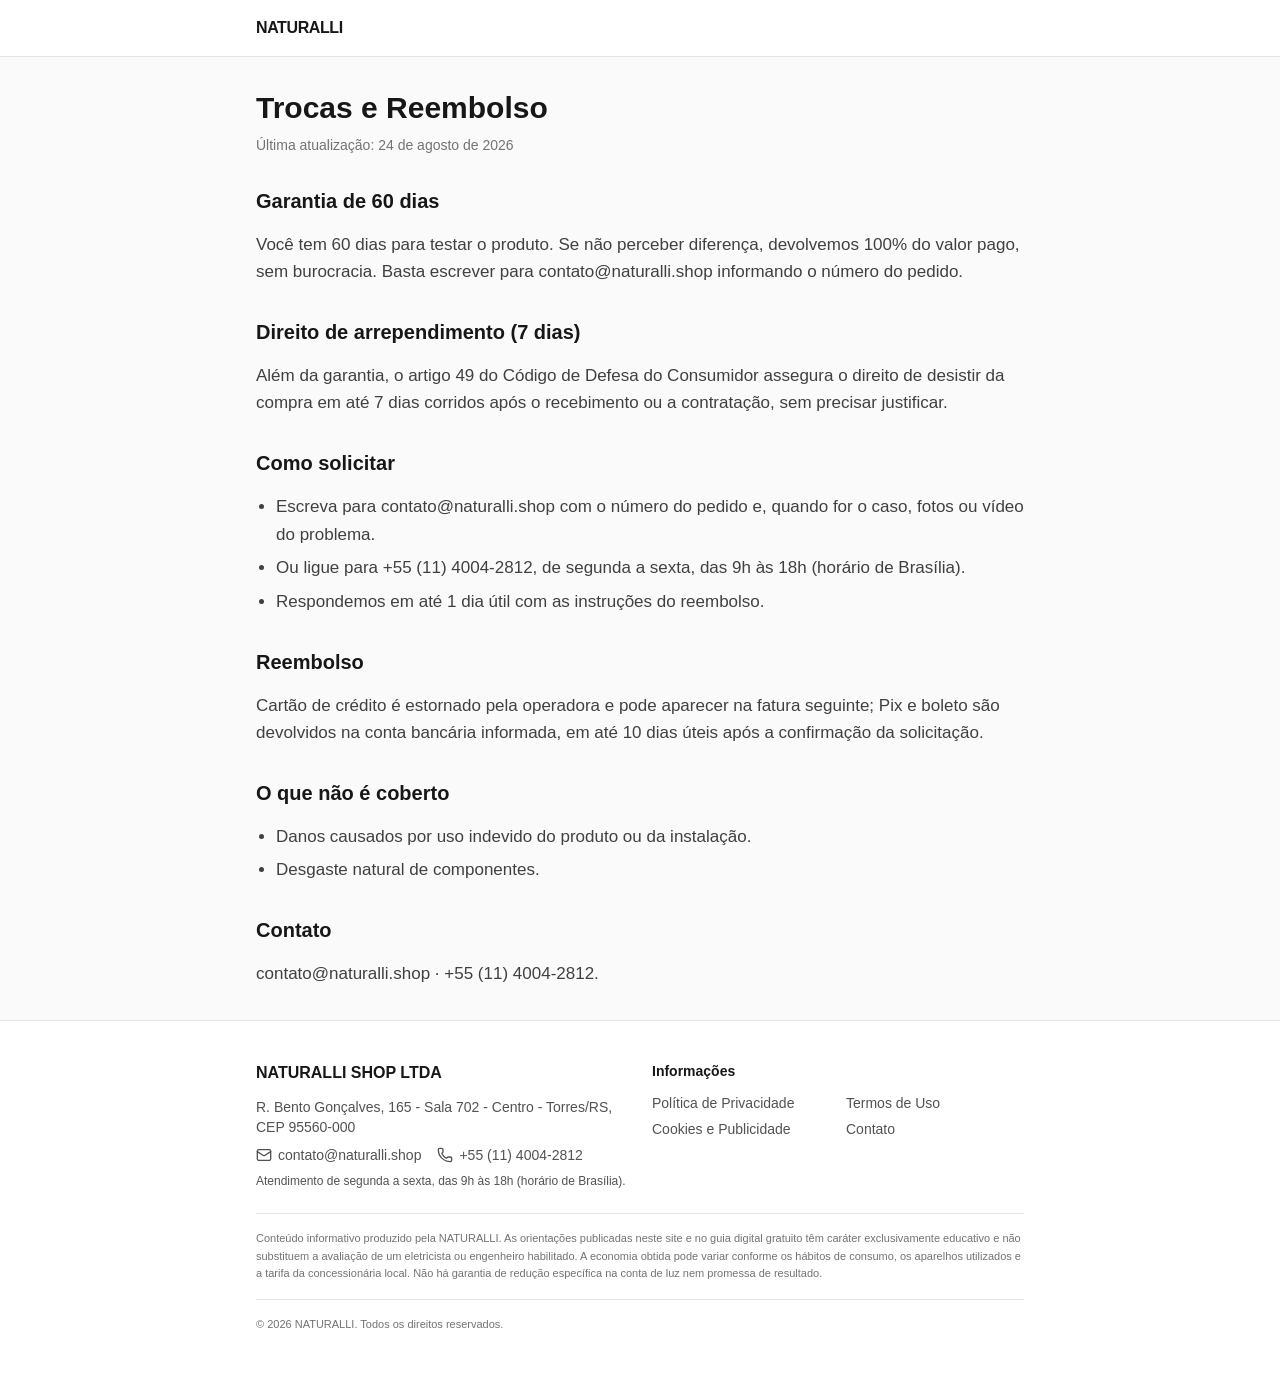
<file: devolucao/index.html>
<!DOCTYPE html><html lang="pt-BR"><head><meta charSet="utf-8"/><meta name="viewport" content="width=device-width, initial-scale=1"/><link rel="stylesheet" href="../css/styles-omb0gwCA.css" data-precedence="default"/><title>Trocas e Reembolso - NATURALLI</title><meta name="author" content="Lovable"/><meta name="twitter:site" content="@Lovable"/><meta name="description" content="Garantia de 60 dias, direito de arrependimento e como solicitar o reembolso dos produtos NATURALLI adquiridos nesta página."/><meta property="og:title" content="Trocas e Reembolso - NATURALLI"/><meta property="og:description" content="Como solicitar troca, devolução ou reembolso e como funciona a garantia."/><meta property="og:type" content="article"/><meta name="twitter:card" content="summary_large_image"/><link rel="icon" href="../images/favicon.ico" type="image/x-icon"/></head><body><!--$--><div class="min-h-screen bg-neutral-50"><header class="border-b border-neutral-200 bg-white px-5 py-4"><div class="mx-auto max-w-3xl"><a href="../" class="text-base font-bold tracking-tight text-neutral-900">NATURALLI</a></div></header><main class="px-5 py-8"><article class="mx-auto max-w-3xl"><h1 class="text-3xl font-bold leading-tight text-neutral-900">Trocas e Reembolso</h1><p class="mt-2 text-sm text-neutral-500">Última atualização: <!-- -->24 de agosto de 2026</p><div class="mt-6 space-y-4 text-[17px] leading-relaxed text-neutral-700 [&amp;_h2]:mt-8 [&amp;_h2]:text-xl [&amp;_h2]:font-bold [&amp;_h2]:text-neutral-900 [&amp;_li]:mt-1.5 [&amp;_ul]:list-disc [&amp;_ul]:pl-5"><h2>Garantia de 60 dias</h2><p>Você tem 60 dias para testar o produto. Se não perceber diferença, devolvemos 100% do valor pago, sem burocracia. Basta escrever para contato@naturalli.shop informando o número do pedido.</p><h2>Direito de arrependimento (7 dias)</h2><p>Além da garantia, o artigo 49 do Código de Defesa do Consumidor assegura o direito de desistir da compra em até 7 dias corridos após o recebimento ou a contratação, sem precisar justificar.</p><h2>Como solicitar</h2><ul><li>Escreva para contato@naturalli.shop com o número do pedido e, quando for o caso, fotos ou vídeo do problema.</li><li>Ou ligue para +55 (11) 4004-2812, de segunda a sexta, das 9h às 18h (horário de Brasília).</li><li>Respondemos em até 1 dia útil com as instruções do reembolso.</li></ul><h2>Reembolso</h2><p>Cartão de crédito é estornado pela operadora e pode aparecer na fatura seguinte; Pix e boleto são devolvidos na conta bancária informada, em até 10 dias úteis após a confirmação da solicitação.</p><h2>O que não é coberto</h2><ul><li>Danos causados por uso indevido do produto ou da instalação.</li><li>Desgaste natural de componentes.</li></ul><h2>Contato</h2><p>contato@naturalli.shop · +55 (11) 4004-2812.</p></div></article></main><footer class="border-t border-neutral-200 bg-white px-5 py-10"><div class="mx-auto max-w-3xl"><div class="grid gap-6 sm:grid-cols-2"><div class="space-y-3"><p class="text-base font-bold text-neutral-900">NATURALLI SHOP LTDA</p><div class="space-y-2 text-sm text-neutral-600"><p>R. Bento Gonçalves, 165 - Sala 702 - Centro - Torres/RS, CEP 95560-000</p><div class="flex flex-wrap items-center gap-x-4 gap-y-1"><span class="inline-flex items-center gap-1.5"><svg xmlns="http://www.w3.org/2000/svg" width="24" height="24" viewBox="0 0 24 24" fill="none" stroke="currentColor" stroke-width="2" stroke-linecap="round" stroke-linejoin="round" class="lucide lucide-mail h-4 w-4" aria-hidden="true"><path d="m22 7-8.991 5.727a2 2 0 0 1-2.009 0L2 7"></path><rect x="2" y="4" width="20" height="16" rx="2"></rect></svg> contato@naturalli.shop</span><span class="inline-flex items-center gap-1.5"><svg xmlns="http://www.w3.org/2000/svg" width="24" height="24" viewBox="0 0 24 24" fill="none" stroke="currentColor" stroke-width="2" stroke-linecap="round" stroke-linejoin="round" class="lucide lucide-phone h-4 w-4" aria-hidden="true"><path d="M13.832 16.568a1 1 0 0 0 1.213-.303l.355-.465A2 2 0 0 1 17 15h3a2 2 0 0 1 2 2v3a2 2 0 0 1-2 2A18 18 0 0 1 2 4a2 2 0 0 1 2-2h3a2 2 0 0 1 2 2v3a2 2 0 0 1-.8 1.6l-.468.351a1 1 0 0 0-.292 1.233 14 14 0 0 0 6.392 6.384"></path></svg> +55 (11) 4004-2812</span></div><p class="text-xs">Atendimento de segunda a sexta, das 9h às 18h (horário de Brasília).</p></div></div><div class="space-y-3"><p class="text-sm font-semibold text-neutral-900">Informações</p><ul class="grid grid-cols-2 gap-x-4 gap-y-1.5 text-sm text-neutral-600"><li><a href="../politicas/" class="hover:text-blue-700">Política de Privacidade</a></li><li><a href="../termos/" class="hover:text-blue-700">Termos de Uso</a></li><li><a href="../cookies/" class="hover:text-blue-700">Cookies e Publicidade</a></li><li><a href="../contato/" class="hover:text-blue-700">Contato</a></li></ul></div></div><div class="mt-6 border-t border-neutral-200 pt-4 text-[11px] leading-relaxed text-neutral-500"><p>Conteúdo informativo produzido pela NATURALLI. As orientações publicadas neste site e no guia digital gratuito têm caráter exclusivamente educativo e não substituem a avaliação de um eletricista ou engenheiro habilitado. A economia obtida pode variar conforme os hábitos de consumo, os aparelhos utilizados e a tarifa da concessionária local. Não há garantia de redução específica na conta de luz nem promessa de resultado.</p></div><div class="mt-4 border-t border-neutral-200 pt-4 text-[11px] text-neutral-500"><p>© <!-- -->2026<!-- --> NATURALLI. Todos os direitos reservados.</p></div></div></footer></div><!--/$--></body></html>
</file>
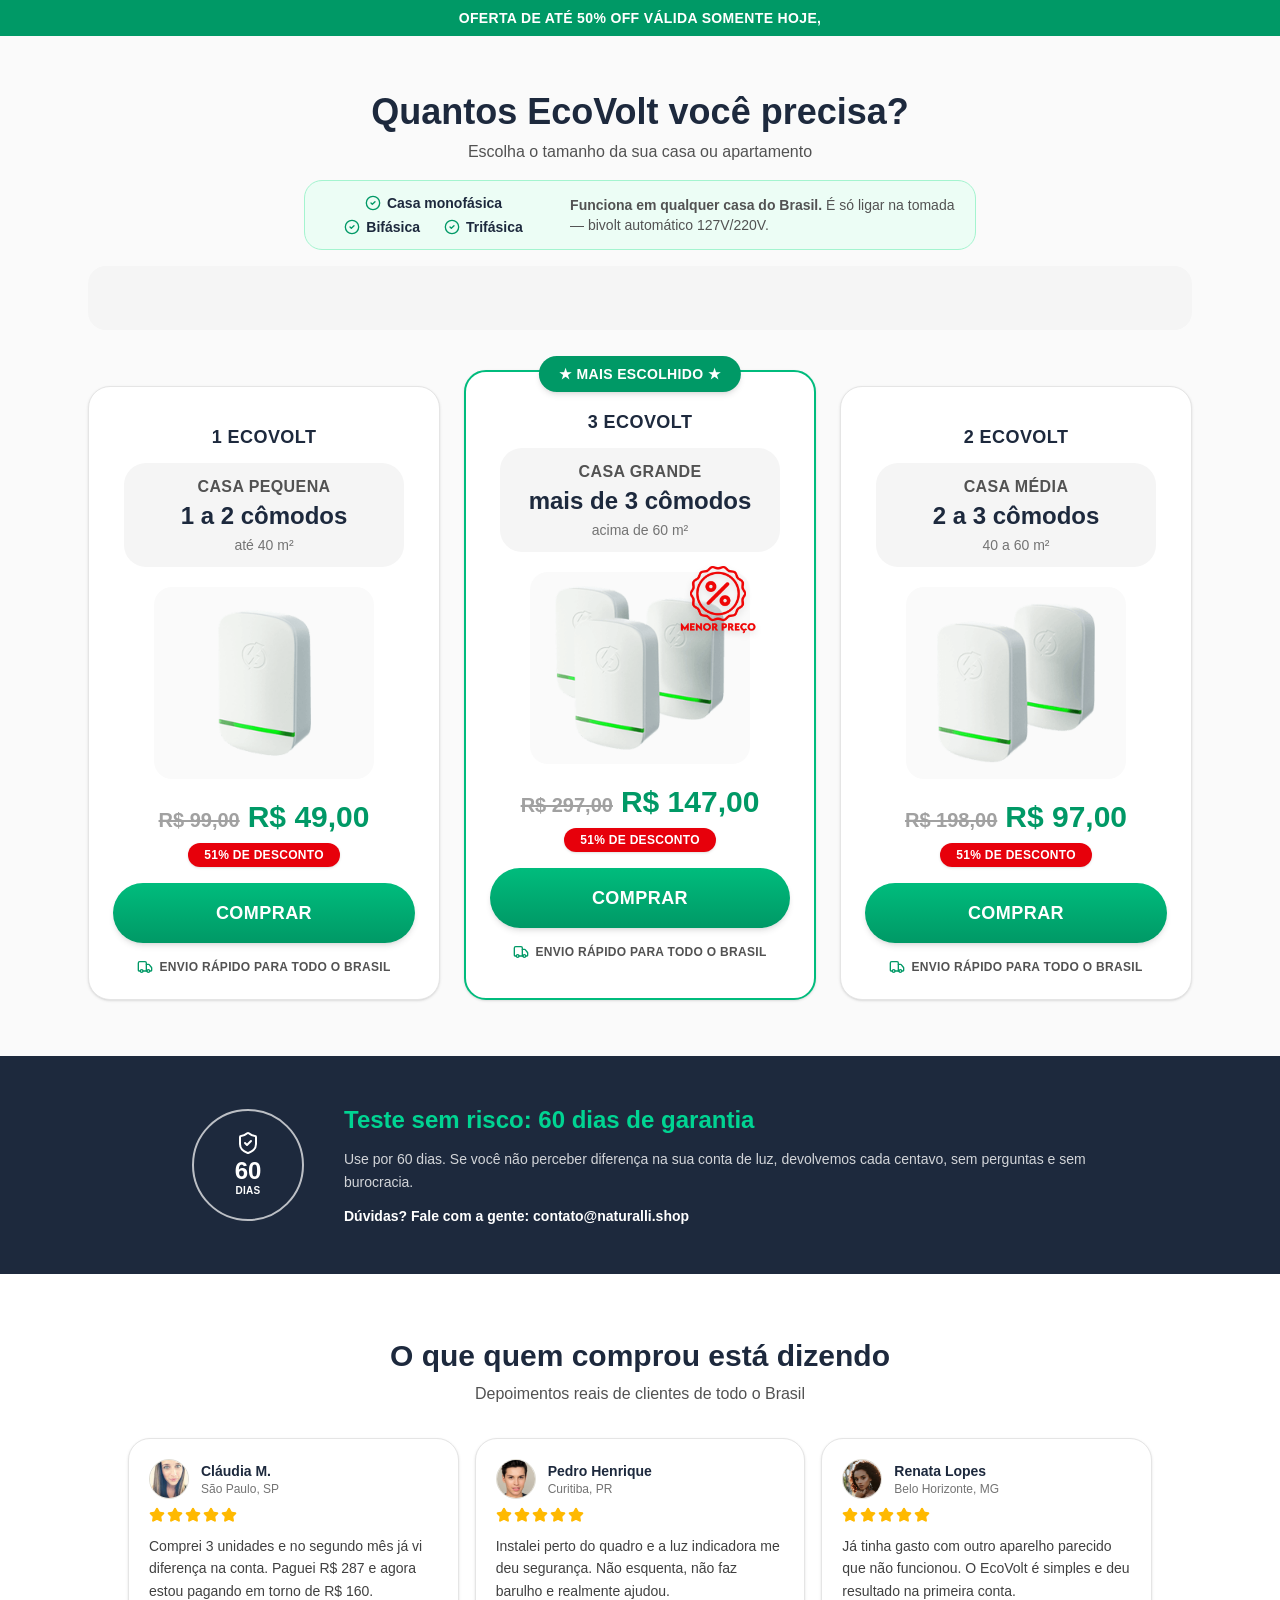
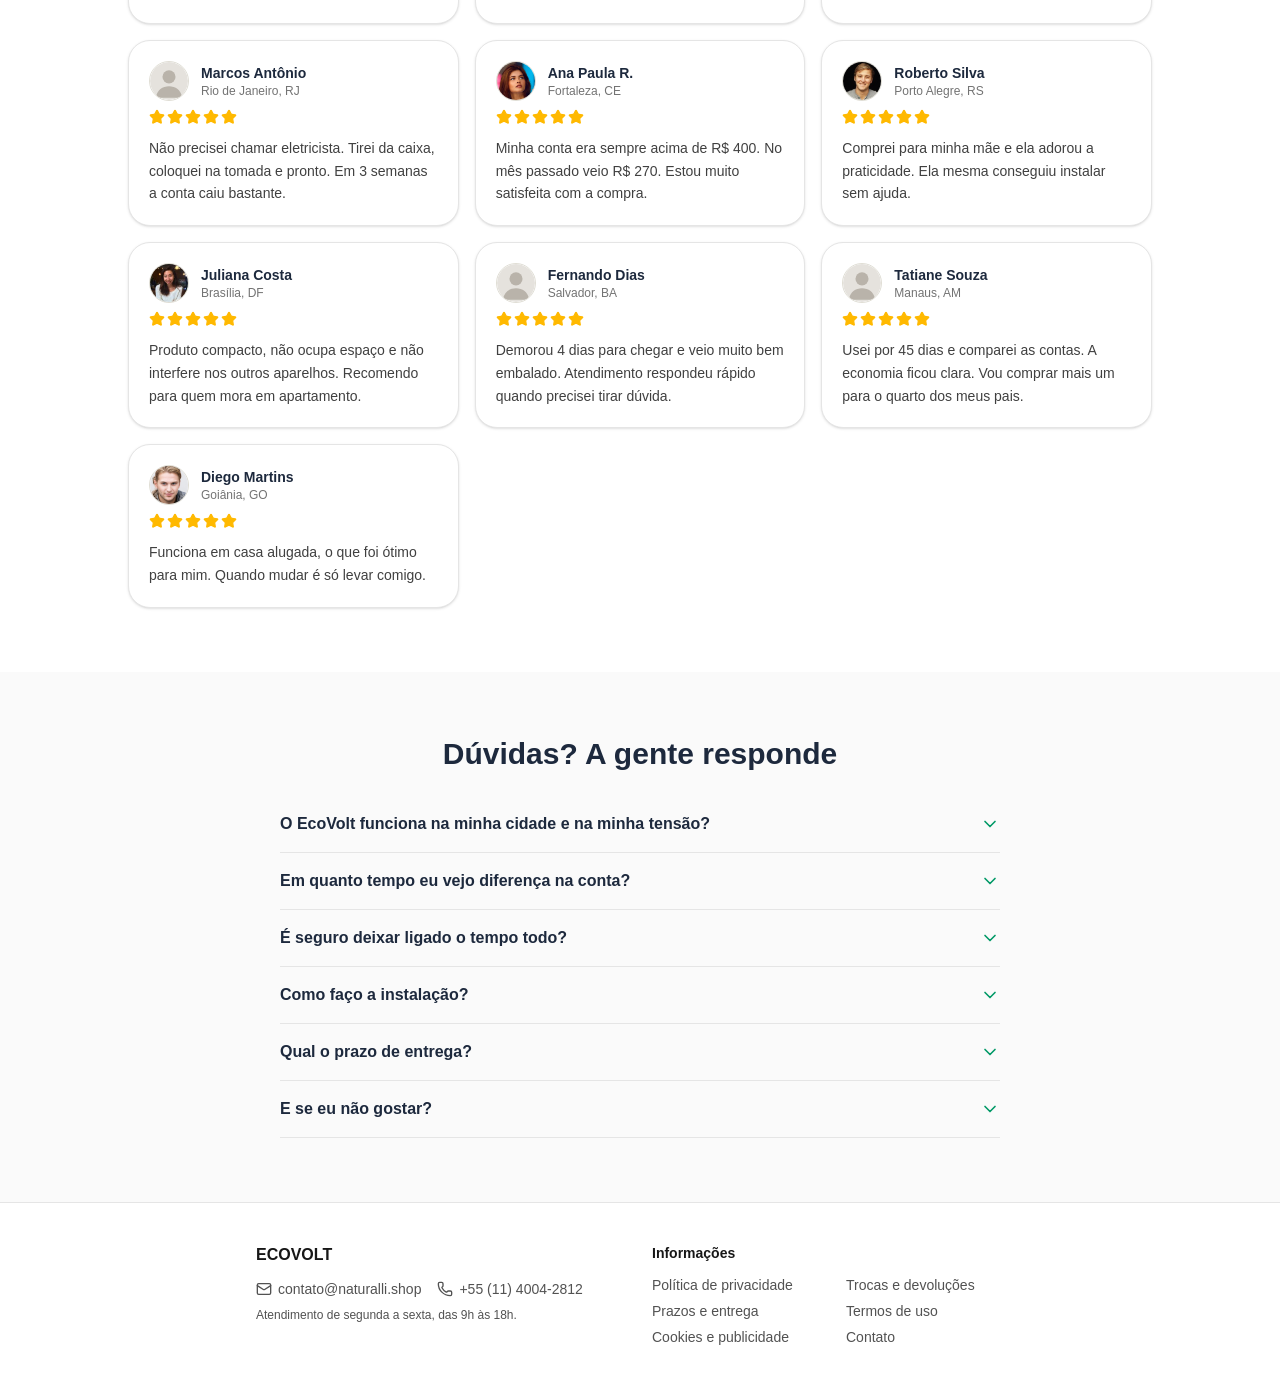
<file: oferta/index.html>
<!DOCTYPE html><html lang="pt-BR"><head><meta charset="utf-8"><meta name="viewport" content="width=device-width, initial-scale=1"><link rel="preload" as="image" href="images/ecovolt-03.png"><link rel="preload" as="image" href="images/selo-menor-preco.png"><link rel="stylesheet" href="css/styles-omb0gwCA.css" data-precedence="default"><title>EcoVolt — Reduza sua conta de luz em até 90% | Naturalli</title><meta name="author" content="Lovable"><meta name="twitter:site" content="@Lovable"><meta name="description" content="Escolha quantos EcoVolt sua casa precisa. Se instala na tomada, sem obra, com envio rápido para todo o Brasil e 60 dias de garantia."><meta property="og:title" content="EcoVolt — Reduza sua conta de luz em até 90%"><meta property="og:description" content="Kits de 1, 2 e 3 unidades com até 50% de desconto. Garantia de 60 dias e envio rápido para todo o Brasil."><meta property="og:type" content="product"><meta name="twitter:card" content="summary_large_image"><meta name="robots" content="noindex, nofollow"><link rel="icon" href="images/favicon.ico" type="image/x-icon"><script src="../utmify.js" defer></script></head><body><!--$--><div class="min-h-screen bg-neutral-50"><div class="bg-emerald-600 px-4 py-2 text-center"><p class="text-[12px] font-bold uppercase tracking-wide text-white sm:text-sm">Oferta de até 50% OFF válida somente hoje, </p></div><main class="mx-auto max-w-6xl px-4 py-10 sm:px-6 sm:py-14"><h1 class="text-center text-2xl font-extrabold text-slate-800 sm:text-4xl">Quantos EcoVolt você precisa?</h1><p class="mt-2 text-center text-sm text-neutral-600 sm:text-base">Escolha o tamanho da sua casa ou apartamento</p><div class="mx-auto mt-4 flex max-w-2xl flex-col items-center gap-2 rounded-xl border border-emerald-200 bg-emerald-50 px-4 py-3 sm:flex-row sm:justify-center sm:gap-6"><div class="flex flex-wrap items-center justify-center gap-x-4 gap-y-1 sm:gap-x-6"><div class="flex items-center gap-1.5"><svg xmlns="http://www.w3.org/2000/svg" width="24" height="24" viewBox="0 0 24 24" fill="none" stroke="currentColor" stroke-width="2" stroke-linecap="round" stroke-linejoin="round" class="lucide lucide-circle-check h-4 w-4 text-emerald-600" aria-hidden="true"><circle cx="12" cy="12" r="10"></circle><path d="m9 12 2 2 4-4"></path></svg><span class="text-sm font-bold text-slate-800">Casa monofásica</span></div><div class="flex items-center gap-1.5"><svg xmlns="http://www.w3.org/2000/svg" width="24" height="24" viewBox="0 0 24 24" fill="none" stroke="currentColor" stroke-width="2" stroke-linecap="round" stroke-linejoin="round" class="lucide lucide-circle-check h-4 w-4 text-emerald-600" aria-hidden="true"><circle cx="12" cy="12" r="10"></circle><path d="m9 12 2 2 4-4"></path></svg><span class="text-sm font-bold text-slate-800">Bifásica</span></div><div class="flex items-center gap-1.5"><svg xmlns="http://www.w3.org/2000/svg" width="24" height="24" viewBox="0 0 24 24" fill="none" stroke="currentColor" stroke-width="2" stroke-linecap="round" stroke-linejoin="round" class="lucide lucide-circle-check h-4 w-4 text-emerald-600" aria-hidden="true"><circle cx="12" cy="12" r="10"></circle><path d="m9 12 2 2 4-4"></path></svg><span class="text-sm font-bold text-slate-800">Trifásica</span></div></div><p class="text-center text-xs text-neutral-600 sm:text-left sm:text-sm"><strong>Funciona em qualquer casa do Brasil.</strong> É só ligar na tomada — bivolt automático 127V/220V.</p></div><div class="mt-4 h-16 w-full animate-pulse rounded-xl bg-neutral-100"></div><div class="mt-10 grid gap-10 sm:hidden"><div class="relative flex flex-col rounded-2xl bg-white p-5 pt-8 text-center shadow-sm transition-all sm:p-6 sm:pt-9 border-2 border-emerald-500 shadow-lg sm:-mt-4 "><div class="absolute -top-4 left-1/2 z-10 -translate-x-1/2 whitespace-nowrap rounded-full bg-emerald-600 px-5 py-2 text-xs font-extrabold uppercase tracking-wide text-white shadow-md sm:text-sm">★ Mais escolhido ★</div><h3 class="text-base font-extrabold uppercase tracking-wide text-slate-800 sm:text-lg">3 ECOVOLT</h3><div class="mx-auto mt-3 w-full max-w-[280px] rounded-2xl bg-neutral-100 px-4 py-3"><p class="text-sm font-bold uppercase tracking-wide text-neutral-600 sm:text-base">Casa grande</p><p class="mt-0.5 text-xl font-extrabold leading-tight text-slate-800 sm:text-2xl">mais de 3 cômodos</p><p class="mt-1 text-xs font-medium text-neutral-500 sm:text-sm">acima de 60 m²</p></div><div class="relative mx-auto my-5 flex h-40 w-full max-w-[220px] items-center justify-center rounded-xl bg-neutral-50 sm:h-48"><img src="images/ecovolt-03.png" alt="3 ECOVOLT — aparelho economizador de energia" loading="eager" class="h-full w-full object-contain p-2"><img src="images/selo-menor-preco.png" alt="Menor preço" class="absolute -right-2 -top-3 h-16 w-16 object-contain drop-shadow-md sm:h-20 sm:w-20"></div><div class="flex items-baseline justify-center gap-2"><span class="text-lg font-bold text-neutral-400 line-through sm:text-xl">R$&nbsp;297,00</span><span class="text-2xl font-extrabold text-emerald-600 sm:text-3xl">R$&nbsp;147,00</span></div><p class="mx-auto mt-2 inline-block rounded-full bg-red-600 px-4 py-1 text-xs font-extrabold uppercase tracking-wide text-white shadow-sm">51<!-- -->% de desconto</p><a href="#comprar" data-kit="3un" class="mt-4 block w-full rounded-full bg-gradient-to-b from-emerald-500 to-emerald-600 px-6 py-4 text-lg font-extrabold uppercase tracking-wide text-white shadow-md transition-all hover:from-emerald-600 hover:to-emerald-700 active:scale-[0.98]">COMPRAR</a><p class="mt-4 inline-flex items-center justify-center gap-1.5 text-xs font-semibold uppercase tracking-wide text-neutral-600"><svg xmlns="http://www.w3.org/2000/svg" width="24" height="24" viewBox="0 0 24 24" fill="none" stroke="currentColor" stroke-width="2" stroke-linecap="round" stroke-linejoin="round" class="lucide lucide-truck h-4 w-4 text-emerald-600" aria-hidden="true"><path d="M14 18V6a2 2 0 0 0-2-2H4a2 2 0 0 0-2 2v11a1 1 0 0 0 1 1h2"></path><path d="M15 18H9"></path><path d="M19 18h2a1 1 0 0 0 1-1v-3.65a1 1 0 0 0-.22-.624l-3.48-4.35A1 1 0 0 0 17.52 8H14"></path><circle cx="17" cy="18" r="2"></circle><circle cx="7" cy="18" r="2"></circle></svg> Envio rápido para todo o Brasil</p></div><div class="relative flex flex-col rounded-2xl bg-white p-5 pt-8 text-center shadow-sm transition-all sm:p-6 sm:pt-9 border border-neutral-200  "><h3 class="text-base font-extrabold uppercase tracking-wide text-slate-800 sm:text-lg">2 ECOVOLT</h3><div class="mx-auto mt-3 w-full max-w-[280px] rounded-2xl bg-neutral-100 px-4 py-3"><p class="text-sm font-bold uppercase tracking-wide text-neutral-600 sm:text-base">Casa média</p><p class="mt-0.5 text-xl font-extrabold leading-tight text-slate-800 sm:text-2xl">2 a 3 cômodos</p><p class="mt-1 text-xs font-medium text-neutral-500 sm:text-sm">40 a 60 m²</p></div><div class="relative mx-auto my-5 flex h-40 w-full max-w-[220px] items-center justify-center rounded-xl bg-neutral-50 sm:h-48"><img src="images/ecovolt-02.png" alt="2 ECOVOLT — aparelho economizador de energia" loading="lazy" class="h-full w-full object-contain p-2"></div><div class="flex items-baseline justify-center gap-2"><span class="text-lg font-bold text-neutral-400 line-through sm:text-xl">R$&nbsp;198,00</span><span class="text-2xl font-extrabold text-emerald-600 sm:text-3xl">R$&nbsp;97,00</span></div><p class="mx-auto mt-2 inline-block rounded-full bg-red-600 px-4 py-1 text-xs font-extrabold uppercase tracking-wide text-white shadow-sm">51<!-- -->% de desconto</p><a href="#comprar" data-kit="2un" class="mt-4 block w-full rounded-full bg-gradient-to-b from-emerald-500 to-emerald-600 px-6 py-4 text-lg font-extrabold uppercase tracking-wide text-white shadow-md transition-all hover:from-emerald-600 hover:to-emerald-700 active:scale-[0.98]">COMPRAR</a><p class="mt-4 inline-flex items-center justify-center gap-1.5 text-xs font-semibold uppercase tracking-wide text-neutral-600"><svg xmlns="http://www.w3.org/2000/svg" width="24" height="24" viewBox="0 0 24 24" fill="none" stroke="currentColor" stroke-width="2" stroke-linecap="round" stroke-linejoin="round" class="lucide lucide-truck h-4 w-4 text-emerald-600" aria-hidden="true"><path d="M14 18V6a2 2 0 0 0-2-2H4a2 2 0 0 0-2 2v11a1 1 0 0 0 1 1h2"></path><path d="M15 18H9"></path><path d="M19 18h2a1 1 0 0 0 1-1v-3.65a1 1 0 0 0-.22-.624l-3.48-4.35A1 1 0 0 0 17.52 8H14"></path><circle cx="17" cy="18" r="2"></circle><circle cx="7" cy="18" r="2"></circle></svg> Envio rápido para todo o Brasil</p></div><div class="relative flex flex-col rounded-2xl bg-white p-5 pt-8 text-center shadow-sm transition-all sm:p-6 sm:pt-9 border border-neutral-200  "><h3 class="text-base font-extrabold uppercase tracking-wide text-slate-800 sm:text-lg">1 ECOVOLT</h3><div class="mx-auto mt-3 w-full max-w-[280px] rounded-2xl bg-neutral-100 px-4 py-3"><p class="text-sm font-bold uppercase tracking-wide text-neutral-600 sm:text-base">Casa pequena</p><p class="mt-0.5 text-xl font-extrabold leading-tight text-slate-800 sm:text-2xl">1 a 2 cômodos</p><p class="mt-1 text-xs font-medium text-neutral-500 sm:text-sm">até 40 m²</p></div><div class="relative mx-auto my-5 flex h-40 w-full max-w-[220px] items-center justify-center rounded-xl bg-neutral-50 sm:h-48"><img src="images/ecovolt-01.png" alt="1 ECOVOLT — aparelho economizador de energia" loading="lazy" class="h-full w-full object-contain p-2"></div><div class="flex items-baseline justify-center gap-2"><span class="text-lg font-bold text-neutral-400 line-through sm:text-xl">R$&nbsp;99,00</span><span class="text-2xl font-extrabold text-emerald-600 sm:text-3xl">R$&nbsp;49,00</span></div><p class="mx-auto mt-2 inline-block rounded-full bg-red-600 px-4 py-1 text-xs font-extrabold uppercase tracking-wide text-white shadow-sm">51<!-- -->% de desconto</p><button type="button" data-kit="1un" class="mt-4 block w-full rounded-full bg-gradient-to-b from-emerald-500 to-emerald-600 px-6 py-4 text-lg font-extrabold uppercase tracking-wide text-white shadow-md transition-all hover:from-emerald-600 hover:to-emerald-700 active:scale-[0.98]">COMPRAR</button><p class="mt-4 inline-flex items-center justify-center gap-1.5 text-xs font-semibold uppercase tracking-wide text-neutral-600"><svg xmlns="http://www.w3.org/2000/svg" width="24" height="24" viewBox="0 0 24 24" fill="none" stroke="currentColor" stroke-width="2" stroke-linecap="round" stroke-linejoin="round" class="lucide lucide-truck h-4 w-4 text-emerald-600" aria-hidden="true"><path d="M14 18V6a2 2 0 0 0-2-2H4a2 2 0 0 0-2 2v11a1 1 0 0 0 1 1h2"></path><path d="M15 18H9"></path><path d="M19 18h2a1 1 0 0 0 1-1v-3.65a1 1 0 0 0-.22-.624l-3.48-4.35A1 1 0 0 0 17.52 8H14"></path><circle cx="17" cy="18" r="2"></circle><circle cx="7" cy="18" r="2"></circle></svg> Envio rápido para todo o Brasil</p></div></div><div class="mt-14 hidden gap-6 sm:grid sm:grid-cols-3"><div class="relative flex flex-col rounded-2xl bg-white p-5 pt-8 text-center shadow-sm transition-all sm:p-6 sm:pt-9 border border-neutral-200  "><h3 class="text-base font-extrabold uppercase tracking-wide text-slate-800 sm:text-lg">1 ECOVOLT</h3><div class="mx-auto mt-3 w-full max-w-[280px] rounded-2xl bg-neutral-100 px-4 py-3"><p class="text-sm font-bold uppercase tracking-wide text-neutral-600 sm:text-base">Casa pequena</p><p class="mt-0.5 text-xl font-extrabold leading-tight text-slate-800 sm:text-2xl">1 a 2 cômodos</p><p class="mt-1 text-xs font-medium text-neutral-500 sm:text-sm">até 40 m²</p></div><div class="relative mx-auto my-5 flex h-40 w-full max-w-[220px] items-center justify-center rounded-xl bg-neutral-50 sm:h-48"><img src="images/ecovolt-01.png" alt="1 ECOVOLT — aparelho economizador de energia" loading="lazy" class="h-full w-full object-contain p-2"></div><div class="flex items-baseline justify-center gap-2"><span class="text-lg font-bold text-neutral-400 line-through sm:text-xl">R$&nbsp;99,00</span><span class="text-2xl font-extrabold text-emerald-600 sm:text-3xl">R$&nbsp;49,00</span></div><p class="mx-auto mt-2 inline-block rounded-full bg-red-600 px-4 py-1 text-xs font-extrabold uppercase tracking-wide text-white shadow-sm">51<!-- -->% de desconto</p><button type="button" data-kit="1un" class="mt-4 block w-full rounded-full bg-gradient-to-b from-emerald-500 to-emerald-600 px-6 py-4 text-lg font-extrabold uppercase tracking-wide text-white shadow-md transition-all hover:from-emerald-600 hover:to-emerald-700 active:scale-[0.98]">COMPRAR</button><p class="mt-4 inline-flex items-center justify-center gap-1.5 text-xs font-semibold uppercase tracking-wide text-neutral-600"><svg xmlns="http://www.w3.org/2000/svg" width="24" height="24" viewBox="0 0 24 24" fill="none" stroke="currentColor" stroke-width="2" stroke-linecap="round" stroke-linejoin="round" class="lucide lucide-truck h-4 w-4 text-emerald-600" aria-hidden="true"><path d="M14 18V6a2 2 0 0 0-2-2H4a2 2 0 0 0-2 2v11a1 1 0 0 0 1 1h2"></path><path d="M15 18H9"></path><path d="M19 18h2a1 1 0 0 0 1-1v-3.65a1 1 0 0 0-.22-.624l-3.48-4.35A1 1 0 0 0 17.52 8H14"></path><circle cx="17" cy="18" r="2"></circle><circle cx="7" cy="18" r="2"></circle></svg> Envio rápido para todo o Brasil</p></div><div class="relative flex flex-col rounded-2xl bg-white p-5 pt-8 text-center shadow-sm transition-all sm:p-6 sm:pt-9 border-2 border-emerald-500 shadow-lg sm:-mt-4 "><div class="absolute -top-4 left-1/2 z-10 -translate-x-1/2 whitespace-nowrap rounded-full bg-emerald-600 px-5 py-2 text-xs font-extrabold uppercase tracking-wide text-white shadow-md sm:text-sm">★ Mais escolhido ★</div><h3 class="text-base font-extrabold uppercase tracking-wide text-slate-800 sm:text-lg">3 ECOVOLT</h3><div class="mx-auto mt-3 w-full max-w-[280px] rounded-2xl bg-neutral-100 px-4 py-3"><p class="text-sm font-bold uppercase tracking-wide text-neutral-600 sm:text-base">Casa grande</p><p class="mt-0.5 text-xl font-extrabold leading-tight text-slate-800 sm:text-2xl">mais de 3 cômodos</p><p class="mt-1 text-xs font-medium text-neutral-500 sm:text-sm">acima de 60 m²</p></div><div class="relative mx-auto my-5 flex h-40 w-full max-w-[220px] items-center justify-center rounded-xl bg-neutral-50 sm:h-48"><img src="images/ecovolt-03.png" alt="3 ECOVOLT — aparelho economizador de energia" loading="eager" class="h-full w-full object-contain p-2"><img src="images/selo-menor-preco.png" alt="Menor preço" class="absolute -right-2 -top-3 h-16 w-16 object-contain drop-shadow-md sm:h-20 sm:w-20"></div><div class="flex items-baseline justify-center gap-2"><span class="text-lg font-bold text-neutral-400 line-through sm:text-xl">R$&nbsp;297,00</span><span class="text-2xl font-extrabold text-emerald-600 sm:text-3xl">R$&nbsp;147,00</span></div><p class="mx-auto mt-2 inline-block rounded-full bg-red-600 px-4 py-1 text-xs font-extrabold uppercase tracking-wide text-white shadow-sm">51<!-- -->% de desconto</p><a href="#comprar" data-kit="3un" class="mt-4 block w-full rounded-full bg-gradient-to-b from-emerald-500 to-emerald-600 px-6 py-4 text-lg font-extrabold uppercase tracking-wide text-white shadow-md transition-all hover:from-emerald-600 hover:to-emerald-700 active:scale-[0.98]">COMPRAR</a><p class="mt-4 inline-flex items-center justify-center gap-1.5 text-xs font-semibold uppercase tracking-wide text-neutral-600"><svg xmlns="http://www.w3.org/2000/svg" width="24" height="24" viewBox="0 0 24 24" fill="none" stroke="currentColor" stroke-width="2" stroke-linecap="round" stroke-linejoin="round" class="lucide lucide-truck h-4 w-4 text-emerald-600" aria-hidden="true"><path d="M14 18V6a2 2 0 0 0-2-2H4a2 2 0 0 0-2 2v11a1 1 0 0 0 1 1h2"></path><path d="M15 18H9"></path><path d="M19 18h2a1 1 0 0 0 1-1v-3.65a1 1 0 0 0-.22-.624l-3.48-4.35A1 1 0 0 0 17.52 8H14"></path><circle cx="17" cy="18" r="2"></circle><circle cx="7" cy="18" r="2"></circle></svg> Envio rápido para todo o Brasil</p></div><div class="relative flex flex-col rounded-2xl bg-white p-5 pt-8 text-center shadow-sm transition-all sm:p-6 sm:pt-9 border border-neutral-200  "><h3 class="text-base font-extrabold uppercase tracking-wide text-slate-800 sm:text-lg">2 ECOVOLT</h3><div class="mx-auto mt-3 w-full max-w-[280px] rounded-2xl bg-neutral-100 px-4 py-3"><p class="text-sm font-bold uppercase tracking-wide text-neutral-600 sm:text-base">Casa média</p><p class="mt-0.5 text-xl font-extrabold leading-tight text-slate-800 sm:text-2xl">2 a 3 cômodos</p><p class="mt-1 text-xs font-medium text-neutral-500 sm:text-sm">40 a 60 m²</p></div><div class="relative mx-auto my-5 flex h-40 w-full max-w-[220px] items-center justify-center rounded-xl bg-neutral-50 sm:h-48"><img src="images/ecovolt-02.png" alt="2 ECOVOLT — aparelho economizador de energia" loading="lazy" class="h-full w-full object-contain p-2"></div><div class="flex items-baseline justify-center gap-2"><span class="text-lg font-bold text-neutral-400 line-through sm:text-xl">R$&nbsp;198,00</span><span class="text-2xl font-extrabold text-emerald-600 sm:text-3xl">R$&nbsp;97,00</span></div><p class="mx-auto mt-2 inline-block rounded-full bg-red-600 px-4 py-1 text-xs font-extrabold uppercase tracking-wide text-white shadow-sm">51<!-- -->% de desconto</p><a href="#comprar" data-kit="2un" class="mt-4 block w-full rounded-full bg-gradient-to-b from-emerald-500 to-emerald-600 px-6 py-4 text-lg font-extrabold uppercase tracking-wide text-white shadow-md transition-all hover:from-emerald-600 hover:to-emerald-700 active:scale-[0.98]">COMPRAR</a><p class="mt-4 inline-flex items-center justify-center gap-1.5 text-xs font-semibold uppercase tracking-wide text-neutral-600"><svg xmlns="http://www.w3.org/2000/svg" width="24" height="24" viewBox="0 0 24 24" fill="none" stroke="currentColor" stroke-width="2" stroke-linecap="round" stroke-linejoin="round" class="lucide lucide-truck h-4 w-4 text-emerald-600" aria-hidden="true"><path d="M14 18V6a2 2 0 0 0-2-2H4a2 2 0 0 0-2 2v11a1 1 0 0 0 1 1h2"></path><path d="M15 18H9"></path><path d="M19 18h2a1 1 0 0 0 1-1v-3.65a1 1 0 0 0-.22-.624l-3.48-4.35A1 1 0 0 0 17.52 8H14"></path><circle cx="17" cy="18" r="2"></circle><circle cx="7" cy="18" r="2"></circle></svg> Envio rápido para todo o Brasil</p></div></div></main><section class="bg-slate-800 px-4 py-10 sm:px-6 sm:py-12"><div class="mx-auto flex max-w-4xl flex-col items-center gap-6 sm:flex-row sm:gap-10"><div class="flex h-28 w-28 shrink-0 flex-col items-center justify-center rounded-full border-2 border-white/70 text-white"><svg xmlns="http://www.w3.org/2000/svg" width="24" height="24" viewBox="0 0 24 24" fill="none" stroke="currentColor" stroke-width="2" stroke-linecap="round" stroke-linejoin="round" class="lucide lucide-shield-check h-6 w-6" aria-hidden="true"><path d="M20 13c0 5-3.5 7.5-7.66 8.95a1 1 0 0 1-.67-.01C7.5 20.5 4 18 4 13V6a1 1 0 0 1 1-1c2 0 4.5-1.2 6.24-2.72a1.17 1.17 0 0 1 1.52 0C14.51 3.81 17 5 19 5a1 1 0 0 1 1 1z"></path><path d="m9 12 2 2 4-4"></path></svg><span class="mt-1 text-2xl font-extrabold leading-none">60</span><span class="text-[10px] font-semibold uppercase tracking-wide">dias</span></div><div class="text-center sm:text-left"><h2 class="text-xl font-extrabold text-emerald-400 sm:text-2xl">Teste sem risco: 60 dias de garantia</h2><p class="mt-3 text-sm leading-relaxed text-white/80">Use por 60 dias. Se você não perceber diferença na sua conta de luz, devolvemos cada centavo, sem perguntas e sem burocracia.</p><p class="mt-3 text-sm font-semibold text-white">Dúvidas? Fale com a gente: contato@naturalli.shop</p></div></div></section><section class="bg-white px-4 py-12 sm:px-6 sm:py-16"><div class="mx-auto max-w-5xl"><h2 class="text-center text-xl font-extrabold text-slate-800 sm:text-3xl">O que quem comprou está dizendo</h2><p class="mt-2 text-center text-sm text-neutral-600 sm:text-base">Depoimentos reais de clientes de todo o Brasil</p><div class="mt-8 grid gap-4 sm:grid-cols-2 lg:grid-cols-3"><div class="rounded-2xl border border-neutral-200 bg-white p-5 shadow-sm"><div class="flex items-center gap-3"><img src="images/av-f3.jpg" alt="Perfil de Cláudia M." loading="lazy" class="flex-none rounded-full border border-border object-cover h-10 w-10"><div><p class="text-sm font-bold text-slate-800">Cláudia M.</p><p class="text-xs text-neutral-500">São Paulo, SP</p></div></div><div class="mt-2 flex gap-0.5"><svg xmlns="http://www.w3.org/2000/svg" width="24" height="24" viewBox="0 0 24 24" fill="none" stroke="currentColor" stroke-width="2" stroke-linecap="round" stroke-linejoin="round" class="lucide lucide-star h-4 w-4 fill-amber-400 text-amber-400" aria-hidden="true"><path d="M11.525 2.295a.53.53 0 0 1 .95 0l2.31 4.679a2.123 2.123 0 0 0 1.595 1.16l5.166.756a.53.53 0 0 1 .294.904l-3.736 3.638a2.123 2.123 0 0 0-.611 1.878l.882 5.14a.53.53 0 0 1-.771.56l-4.618-2.428a2.122 2.122 0 0 0-1.973 0L6.396 21.01a.53.53 0 0 1-.77-.56l.881-5.139a2.122 2.122 0 0 0-.611-1.879L2.16 9.795a.53.53 0 0 1 .294-.906l5.165-.755a2.122 2.122 0 0 0 1.597-1.16z"></path></svg><svg xmlns="http://www.w3.org/2000/svg" width="24" height="24" viewBox="0 0 24 24" fill="none" stroke="currentColor" stroke-width="2" stroke-linecap="round" stroke-linejoin="round" class="lucide lucide-star h-4 w-4 fill-amber-400 text-amber-400" aria-hidden="true"><path d="M11.525 2.295a.53.53 0 0 1 .95 0l2.31 4.679a2.123 2.123 0 0 0 1.595 1.16l5.166.756a.53.53 0 0 1 .294.904l-3.736 3.638a2.123 2.123 0 0 0-.611 1.878l.882 5.14a.53.53 0 0 1-.771.56l-4.618-2.428a2.122 2.122 0 0 0-1.973 0L6.396 21.01a.53.53 0 0 1-.77-.56l.881-5.139a2.122 2.122 0 0 0-.611-1.879L2.16 9.795a.53.53 0 0 1 .294-.906l5.165-.755a2.122 2.122 0 0 0 1.597-1.16z"></path></svg><svg xmlns="http://www.w3.org/2000/svg" width="24" height="24" viewBox="0 0 24 24" fill="none" stroke="currentColor" stroke-width="2" stroke-linecap="round" stroke-linejoin="round" class="lucide lucide-star h-4 w-4 fill-amber-400 text-amber-400" aria-hidden="true"><path d="M11.525 2.295a.53.53 0 0 1 .95 0l2.31 4.679a2.123 2.123 0 0 0 1.595 1.16l5.166.756a.53.53 0 0 1 .294.904l-3.736 3.638a2.123 2.123 0 0 0-.611 1.878l.882 5.14a.53.53 0 0 1-.771.56l-4.618-2.428a2.122 2.122 0 0 0-1.973 0L6.396 21.01a.53.53 0 0 1-.77-.56l.881-5.139a2.122 2.122 0 0 0-.611-1.879L2.16 9.795a.53.53 0 0 1 .294-.906l5.165-.755a2.122 2.122 0 0 0 1.597-1.16z"></path></svg><svg xmlns="http://www.w3.org/2000/svg" width="24" height="24" viewBox="0 0 24 24" fill="none" stroke="currentColor" stroke-width="2" stroke-linecap="round" stroke-linejoin="round" class="lucide lucide-star h-4 w-4 fill-amber-400 text-amber-400" aria-hidden="true"><path d="M11.525 2.295a.53.53 0 0 1 .95 0l2.31 4.679a2.123 2.123 0 0 0 1.595 1.16l5.166.756a.53.53 0 0 1 .294.904l-3.736 3.638a2.123 2.123 0 0 0-.611 1.878l.882 5.14a.53.53 0 0 1-.771.56l-4.618-2.428a2.122 2.122 0 0 0-1.973 0L6.396 21.01a.53.53 0 0 1-.77-.56l.881-5.139a2.122 2.122 0 0 0-.611-1.879L2.16 9.795a.53.53 0 0 1 .294-.906l5.165-.755a2.122 2.122 0 0 0 1.597-1.16z"></path></svg><svg xmlns="http://www.w3.org/2000/svg" width="24" height="24" viewBox="0 0 24 24" fill="none" stroke="currentColor" stroke-width="2" stroke-linecap="round" stroke-linejoin="round" class="lucide lucide-star h-4 w-4 fill-amber-400 text-amber-400" aria-hidden="true"><path d="M11.525 2.295a.53.53 0 0 1 .95 0l2.31 4.679a2.123 2.123 0 0 0 1.595 1.16l5.166.756a.53.53 0 0 1 .294.904l-3.736 3.638a2.123 2.123 0 0 0-.611 1.878l.882 5.14a.53.53 0 0 1-.771.56l-4.618-2.428a2.122 2.122 0 0 0-1.973 0L6.396 21.01a.53.53 0 0 1-.77-.56l.881-5.139a2.122 2.122 0 0 0-.611-1.879L2.16 9.795a.53.53 0 0 1 .294-.906l5.165-.755a2.122 2.122 0 0 0 1.597-1.16z"></path></svg></div><p class="mt-3 text-sm leading-relaxed text-neutral-700">Comprei 3 unidades e no segundo mês já vi diferença na conta. Paguei R$ 287 e agora estou pagando em torno de R$ 160.</p></div><div class="rounded-2xl border border-neutral-200 bg-white p-5 shadow-sm"><div class="flex items-center gap-3"><img src="images/av-m147.jpg" alt="Perfil de Pedro Henrique" loading="lazy" class="flex-none rounded-full border border-border object-cover h-10 w-10"><div><p class="text-sm font-bold text-slate-800">Pedro Henrique</p><p class="text-xs text-neutral-500">Curitiba, PR</p></div></div><div class="mt-2 flex gap-0.5"><svg xmlns="http://www.w3.org/2000/svg" width="24" height="24" viewBox="0 0 24 24" fill="none" stroke="currentColor" stroke-width="2" stroke-linecap="round" stroke-linejoin="round" class="lucide lucide-star h-4 w-4 fill-amber-400 text-amber-400" aria-hidden="true"><path d="M11.525 2.295a.53.53 0 0 1 .95 0l2.31 4.679a2.123 2.123 0 0 0 1.595 1.16l5.166.756a.53.53 0 0 1 .294.904l-3.736 3.638a2.123 2.123 0 0 0-.611 1.878l.882 5.14a.53.53 0 0 1-.771.56l-4.618-2.428a2.122 2.122 0 0 0-1.973 0L6.396 21.01a.53.53 0 0 1-.77-.56l.881-5.139a2.122 2.122 0 0 0-.611-1.879L2.16 9.795a.53.53 0 0 1 .294-.906l5.165-.755a2.122 2.122 0 0 0 1.597-1.16z"></path></svg><svg xmlns="http://www.w3.org/2000/svg" width="24" height="24" viewBox="0 0 24 24" fill="none" stroke="currentColor" stroke-width="2" stroke-linecap="round" stroke-linejoin="round" class="lucide lucide-star h-4 w-4 fill-amber-400 text-amber-400" aria-hidden="true"><path d="M11.525 2.295a.53.53 0 0 1 .95 0l2.31 4.679a2.123 2.123 0 0 0 1.595 1.16l5.166.756a.53.53 0 0 1 .294.904l-3.736 3.638a2.123 2.123 0 0 0-.611 1.878l.882 5.14a.53.53 0 0 1-.771.56l-4.618-2.428a2.122 2.122 0 0 0-1.973 0L6.396 21.01a.53.53 0 0 1-.77-.56l.881-5.139a2.122 2.122 0 0 0-.611-1.879L2.16 9.795a.53.53 0 0 1 .294-.906l5.165-.755a2.122 2.122 0 0 0 1.597-1.16z"></path></svg><svg xmlns="http://www.w3.org/2000/svg" width="24" height="24" viewBox="0 0 24 24" fill="none" stroke="currentColor" stroke-width="2" stroke-linecap="round" stroke-linejoin="round" class="lucide lucide-star h-4 w-4 fill-amber-400 text-amber-400" aria-hidden="true"><path d="M11.525 2.295a.53.53 0 0 1 .95 0l2.31 4.679a2.123 2.123 0 0 0 1.595 1.16l5.166.756a.53.53 0 0 1 .294.904l-3.736 3.638a2.123 2.123 0 0 0-.611 1.878l.882 5.14a.53.53 0 0 1-.771.56l-4.618-2.428a2.122 2.122 0 0 0-1.973 0L6.396 21.01a.53.53 0 0 1-.77-.56l.881-5.139a2.122 2.122 0 0 0-.611-1.879L2.16 9.795a.53.53 0 0 1 .294-.906l5.165-.755a2.122 2.122 0 0 0 1.597-1.16z"></path></svg><svg xmlns="http://www.w3.org/2000/svg" width="24" height="24" viewBox="0 0 24 24" fill="none" stroke="currentColor" stroke-width="2" stroke-linecap="round" stroke-linejoin="round" class="lucide lucide-star h-4 w-4 fill-amber-400 text-amber-400" aria-hidden="true"><path d="M11.525 2.295a.53.53 0 0 1 .95 0l2.31 4.679a2.123 2.123 0 0 0 1.595 1.16l5.166.756a.53.53 0 0 1 .294.904l-3.736 3.638a2.123 2.123 0 0 0-.611 1.878l.882 5.14a.53.53 0 0 1-.771.56l-4.618-2.428a2.122 2.122 0 0 0-1.973 0L6.396 21.01a.53.53 0 0 1-.77-.56l.881-5.139a2.122 2.122 0 0 0-.611-1.879L2.16 9.795a.53.53 0 0 1 .294-.906l5.165-.755a2.122 2.122 0 0 0 1.597-1.16z"></path></svg><svg xmlns="http://www.w3.org/2000/svg" width="24" height="24" viewBox="0 0 24 24" fill="none" stroke="currentColor" stroke-width="2" stroke-linecap="round" stroke-linejoin="round" class="lucide lucide-star h-4 w-4 fill-amber-400 text-amber-400" aria-hidden="true"><path d="M11.525 2.295a.53.53 0 0 1 .95 0l2.31 4.679a2.123 2.123 0 0 0 1.595 1.16l5.166.756a.53.53 0 0 1 .294.904l-3.736 3.638a2.123 2.123 0 0 0-.611 1.878l.882 5.14a.53.53 0 0 1-.771.56l-4.618-2.428a2.122 2.122 0 0 0-1.973 0L6.396 21.01a.53.53 0 0 1-.77-.56l.881-5.139a2.122 2.122 0 0 0-.611-1.879L2.16 9.795a.53.53 0 0 1 .294-.906l5.165-.755a2.122 2.122 0 0 0 1.597-1.16z"></path></svg></div><p class="mt-3 text-sm leading-relaxed text-neutral-700">Instalei perto do quadro e a luz indicadora me deu segurança. Não esquenta, não faz barulho e realmente ajudou.</p></div><div class="rounded-2xl border border-neutral-200 bg-white p-5 shadow-sm"><div class="flex items-center gap-3"><img src="images/av-f120.jpg" alt="Perfil de Renata Lopes" loading="lazy" class="flex-none rounded-full border border-border object-cover h-10 w-10"><div><p class="text-sm font-bold text-slate-800">Renata Lopes</p><p class="text-xs text-neutral-500">Belo Horizonte, MG</p></div></div><div class="mt-2 flex gap-0.5"><svg xmlns="http://www.w3.org/2000/svg" width="24" height="24" viewBox="0 0 24 24" fill="none" stroke="currentColor" stroke-width="2" stroke-linecap="round" stroke-linejoin="round" class="lucide lucide-star h-4 w-4 fill-amber-400 text-amber-400" aria-hidden="true"><path d="M11.525 2.295a.53.53 0 0 1 .95 0l2.31 4.679a2.123 2.123 0 0 0 1.595 1.16l5.166.756a.53.53 0 0 1 .294.904l-3.736 3.638a2.123 2.123 0 0 0-.611 1.878l.882 5.14a.53.53 0 0 1-.771.56l-4.618-2.428a2.122 2.122 0 0 0-1.973 0L6.396 21.01a.53.53 0 0 1-.77-.56l.881-5.139a2.122 2.122 0 0 0-.611-1.879L2.16 9.795a.53.53 0 0 1 .294-.906l5.165-.755a2.122 2.122 0 0 0 1.597-1.16z"></path></svg><svg xmlns="http://www.w3.org/2000/svg" width="24" height="24" viewBox="0 0 24 24" fill="none" stroke="currentColor" stroke-width="2" stroke-linecap="round" stroke-linejoin="round" class="lucide lucide-star h-4 w-4 fill-amber-400 text-amber-400" aria-hidden="true"><path d="M11.525 2.295a.53.53 0 0 1 .95 0l2.31 4.679a2.123 2.123 0 0 0 1.595 1.16l5.166.756a.53.53 0 0 1 .294.904l-3.736 3.638a2.123 2.123 0 0 0-.611 1.878l.882 5.14a.53.53 0 0 1-.771.56l-4.618-2.428a2.122 2.122 0 0 0-1.973 0L6.396 21.01a.53.53 0 0 1-.77-.56l.881-5.139a2.122 2.122 0 0 0-.611-1.879L2.16 9.795a.53.53 0 0 1 .294-.906l5.165-.755a2.122 2.122 0 0 0 1.597-1.16z"></path></svg><svg xmlns="http://www.w3.org/2000/svg" width="24" height="24" viewBox="0 0 24 24" fill="none" stroke="currentColor" stroke-width="2" stroke-linecap="round" stroke-linejoin="round" class="lucide lucide-star h-4 w-4 fill-amber-400 text-amber-400" aria-hidden="true"><path d="M11.525 2.295a.53.53 0 0 1 .95 0l2.31 4.679a2.123 2.123 0 0 0 1.595 1.16l5.166.756a.53.53 0 0 1 .294.904l-3.736 3.638a2.123 2.123 0 0 0-.611 1.878l.882 5.14a.53.53 0 0 1-.771.56l-4.618-2.428a2.122 2.122 0 0 0-1.973 0L6.396 21.01a.53.53 0 0 1-.77-.56l.881-5.139a2.122 2.122 0 0 0-.611-1.879L2.16 9.795a.53.53 0 0 1 .294-.906l5.165-.755a2.122 2.122 0 0 0 1.597-1.16z"></path></svg><svg xmlns="http://www.w3.org/2000/svg" width="24" height="24" viewBox="0 0 24 24" fill="none" stroke="currentColor" stroke-width="2" stroke-linecap="round" stroke-linejoin="round" class="lucide lucide-star h-4 w-4 fill-amber-400 text-amber-400" aria-hidden="true"><path d="M11.525 2.295a.53.53 0 0 1 .95 0l2.31 4.679a2.123 2.123 0 0 0 1.595 1.16l5.166.756a.53.53 0 0 1 .294.904l-3.736 3.638a2.123 2.123 0 0 0-.611 1.878l.882 5.14a.53.53 0 0 1-.771.56l-4.618-2.428a2.122 2.122 0 0 0-1.973 0L6.396 21.01a.53.53 0 0 1-.77-.56l.881-5.139a2.122 2.122 0 0 0-.611-1.879L2.16 9.795a.53.53 0 0 1 .294-.906l5.165-.755a2.122 2.122 0 0 0 1.597-1.16z"></path></svg><svg xmlns="http://www.w3.org/2000/svg" width="24" height="24" viewBox="0 0 24 24" fill="none" stroke="currentColor" stroke-width="2" stroke-linecap="round" stroke-linejoin="round" class="lucide lucide-star h-4 w-4 fill-amber-400 text-amber-400" aria-hidden="true"><path d="M11.525 2.295a.53.53 0 0 1 .95 0l2.31 4.679a2.123 2.123 0 0 0 1.595 1.16l5.166.756a.53.53 0 0 1 .294.904l-3.736 3.638a2.123 2.123 0 0 0-.611 1.878l.882 5.14a.53.53 0 0 1-.771.56l-4.618-2.428a2.122 2.122 0 0 0-1.973 0L6.396 21.01a.53.53 0 0 1-.77-.56l.881-5.139a2.122 2.122 0 0 0-.611-1.879L2.16 9.795a.53.53 0 0 1 .294-.906l5.165-.755a2.122 2.122 0 0 0 1.597-1.16z"></path></svg></div><p class="mt-3 text-sm leading-relaxed text-neutral-700">Já tinha gasto com outro aparelho parecido que não funcionou. O EcoVolt é simples e deu resultado na primeira conta.</p></div><div class="rounded-2xl border border-neutral-200 bg-white p-5 shadow-sm"><div class="flex items-center gap-3"><img src="data:image/svg+xml;utf8,%3Csvg%20xmlns%3D%22http%3A%2F%2Fwww.w3.org%2F2000%2Fsvg%22%20viewBox%3D%220%200%2064%2064%22%3E%3Crect%20width%3D%2264%22%20height%3D%2264%22%20rx%3D%2232%22%20fill%3D%22%23e5e2dd%22%2F%3E%3Ccircle%20cx%3D%2232%22%20cy%3D%2225%22%20r%3D%2211%22%20fill%3D%22%23b9b3aa%22%2F%3E%3Cpath%20d%3D%22M10%2060c2-13%2011-19%2022-19s20%206%2022%2019z%22%20fill%3D%22%23b9b3aa%22%2F%3E%3C%2Fsvg%3E" alt="Perfil de Marcos Antônio" loading="lazy" class="flex-none rounded-full border border-border object-cover h-10 w-10"><div><p class="text-sm font-bold text-slate-800">Marcos Antônio</p><p class="text-xs text-neutral-500">Rio de Janeiro, RJ</p></div></div><div class="mt-2 flex gap-0.5"><svg xmlns="http://www.w3.org/2000/svg" width="24" height="24" viewBox="0 0 24 24" fill="none" stroke="currentColor" stroke-width="2" stroke-linecap="round" stroke-linejoin="round" class="lucide lucide-star h-4 w-4 fill-amber-400 text-amber-400" aria-hidden="true"><path d="M11.525 2.295a.53.53 0 0 1 .95 0l2.31 4.679a2.123 2.123 0 0 0 1.595 1.16l5.166.756a.53.53 0 0 1 .294.904l-3.736 3.638a2.123 2.123 0 0 0-.611 1.878l.882 5.14a.53.53 0 0 1-.771.56l-4.618-2.428a2.122 2.122 0 0 0-1.973 0L6.396 21.01a.53.53 0 0 1-.77-.56l.881-5.139a2.122 2.122 0 0 0-.611-1.879L2.16 9.795a.53.53 0 0 1 .294-.906l5.165-.755a2.122 2.122 0 0 0 1.597-1.16z"></path></svg><svg xmlns="http://www.w3.org/2000/svg" width="24" height="24" viewBox="0 0 24 24" fill="none" stroke="currentColor" stroke-width="2" stroke-linecap="round" stroke-linejoin="round" class="lucide lucide-star h-4 w-4 fill-amber-400 text-amber-400" aria-hidden="true"><path d="M11.525 2.295a.53.53 0 0 1 .95 0l2.31 4.679a2.123 2.123 0 0 0 1.595 1.16l5.166.756a.53.53 0 0 1 .294.904l-3.736 3.638a2.123 2.123 0 0 0-.611 1.878l.882 5.14a.53.53 0 0 1-.771.56l-4.618-2.428a2.122 2.122 0 0 0-1.973 0L6.396 21.01a.53.53 0 0 1-.77-.56l.881-5.139a2.122 2.122 0 0 0-.611-1.879L2.16 9.795a.53.53 0 0 1 .294-.906l5.165-.755a2.122 2.122 0 0 0 1.597-1.16z"></path></svg><svg xmlns="http://www.w3.org/2000/svg" width="24" height="24" viewBox="0 0 24 24" fill="none" stroke="currentColor" stroke-width="2" stroke-linecap="round" stroke-linejoin="round" class="lucide lucide-star h-4 w-4 fill-amber-400 text-amber-400" aria-hidden="true"><path d="M11.525 2.295a.53.53 0 0 1 .95 0l2.31 4.679a2.123 2.123 0 0 0 1.595 1.16l5.166.756a.53.53 0 0 1 .294.904l-3.736 3.638a2.123 2.123 0 0 0-.611 1.878l.882 5.14a.53.53 0 0 1-.771.56l-4.618-2.428a2.122 2.122 0 0 0-1.973 0L6.396 21.01a.53.53 0 0 1-.77-.56l.881-5.139a2.122 2.122 0 0 0-.611-1.879L2.16 9.795a.53.53 0 0 1 .294-.906l5.165-.755a2.122 2.122 0 0 0 1.597-1.16z"></path></svg><svg xmlns="http://www.w3.org/2000/svg" width="24" height="24" viewBox="0 0 24 24" fill="none" stroke="currentColor" stroke-width="2" stroke-linecap="round" stroke-linejoin="round" class="lucide lucide-star h-4 w-4 fill-amber-400 text-amber-400" aria-hidden="true"><path d="M11.525 2.295a.53.53 0 0 1 .95 0l2.31 4.679a2.123 2.123 0 0 0 1.595 1.16l5.166.756a.53.53 0 0 1 .294.904l-3.736 3.638a2.123 2.123 0 0 0-.611 1.878l.882 5.14a.53.53 0 0 1-.771.56l-4.618-2.428a2.122 2.122 0 0 0-1.973 0L6.396 21.01a.53.53 0 0 1-.77-.56l.881-5.139a2.122 2.122 0 0 0-.611-1.879L2.16 9.795a.53.53 0 0 1 .294-.906l5.165-.755a2.122 2.122 0 0 0 1.597-1.16z"></path></svg><svg xmlns="http://www.w3.org/2000/svg" width="24" height="24" viewBox="0 0 24 24" fill="none" stroke="currentColor" stroke-width="2" stroke-linecap="round" stroke-linejoin="round" class="lucide lucide-star h-4 w-4 fill-amber-400 text-amber-400" aria-hidden="true"><path d="M11.525 2.295a.53.53 0 0 1 .95 0l2.31 4.679a2.123 2.123 0 0 0 1.595 1.16l5.166.756a.53.53 0 0 1 .294.904l-3.736 3.638a2.123 2.123 0 0 0-.611 1.878l.882 5.14a.53.53 0 0 1-.771.56l-4.618-2.428a2.122 2.122 0 0 0-1.973 0L6.396 21.01a.53.53 0 0 1-.77-.56l.881-5.139a2.122 2.122 0 0 0-.611-1.879L2.16 9.795a.53.53 0 0 1 .294-.906l5.165-.755a2.122 2.122 0 0 0 1.597-1.16z"></path></svg></div><p class="mt-3 text-sm leading-relaxed text-neutral-700">Não precisei chamar eletricista. Tirei da caixa, coloquei na tomada e pronto. Em 3 semanas a conta caiu bastante.</p></div><div class="rounded-2xl border border-neutral-200 bg-white p-5 shadow-sm"><div class="flex items-center gap-3"><img src="images/av-f161.jpg" alt="Perfil de Ana Paula R." loading="lazy" class="flex-none rounded-full border border-border object-cover h-10 w-10"><div><p class="text-sm font-bold text-slate-800">Ana Paula R.</p><p class="text-xs text-neutral-500">Fortaleza, CE</p></div></div><div class="mt-2 flex gap-0.5"><svg xmlns="http://www.w3.org/2000/svg" width="24" height="24" viewBox="0 0 24 24" fill="none" stroke="currentColor" stroke-width="2" stroke-linecap="round" stroke-linejoin="round" class="lucide lucide-star h-4 w-4 fill-amber-400 text-amber-400" aria-hidden="true"><path d="M11.525 2.295a.53.53 0 0 1 .95 0l2.31 4.679a2.123 2.123 0 0 0 1.595 1.16l5.166.756a.53.53 0 0 1 .294.904l-3.736 3.638a2.123 2.123 0 0 0-.611 1.878l.882 5.14a.53.53 0 0 1-.771.56l-4.618-2.428a2.122 2.122 0 0 0-1.973 0L6.396 21.01a.53.53 0 0 1-.77-.56l.881-5.139a2.122 2.122 0 0 0-.611-1.879L2.16 9.795a.53.53 0 0 1 .294-.906l5.165-.755a2.122 2.122 0 0 0 1.597-1.16z"></path></svg><svg xmlns="http://www.w3.org/2000/svg" width="24" height="24" viewBox="0 0 24 24" fill="none" stroke="currentColor" stroke-width="2" stroke-linecap="round" stroke-linejoin="round" class="lucide lucide-star h-4 w-4 fill-amber-400 text-amber-400" aria-hidden="true"><path d="M11.525 2.295a.53.53 0 0 1 .95 0l2.31 4.679a2.123 2.123 0 0 0 1.595 1.16l5.166.756a.53.53 0 0 1 .294.904l-3.736 3.638a2.123 2.123 0 0 0-.611 1.878l.882 5.14a.53.53 0 0 1-.771.56l-4.618-2.428a2.122 2.122 0 0 0-1.973 0L6.396 21.01a.53.53 0 0 1-.77-.56l.881-5.139a2.122 2.122 0 0 0-.611-1.879L2.16 9.795a.53.53 0 0 1 .294-.906l5.165-.755a2.122 2.122 0 0 0 1.597-1.16z"></path></svg><svg xmlns="http://www.w3.org/2000/svg" width="24" height="24" viewBox="0 0 24 24" fill="none" stroke="currentColor" stroke-width="2" stroke-linecap="round" stroke-linejoin="round" class="lucide lucide-star h-4 w-4 fill-amber-400 text-amber-400" aria-hidden="true"><path d="M11.525 2.295a.53.53 0 0 1 .95 0l2.31 4.679a2.123 2.123 0 0 0 1.595 1.16l5.166.756a.53.53 0 0 1 .294.904l-3.736 3.638a2.123 2.123 0 0 0-.611 1.878l.882 5.14a.53.53 0 0 1-.771.56l-4.618-2.428a2.122 2.122 0 0 0-1.973 0L6.396 21.01a.53.53 0 0 1-.77-.56l.881-5.139a2.122 2.122 0 0 0-.611-1.879L2.16 9.795a.53.53 0 0 1 .294-.906l5.165-.755a2.122 2.122 0 0 0 1.597-1.16z"></path></svg><svg xmlns="http://www.w3.org/2000/svg" width="24" height="24" viewBox="0 0 24 24" fill="none" stroke="currentColor" stroke-width="2" stroke-linecap="round" stroke-linejoin="round" class="lucide lucide-star h-4 w-4 fill-amber-400 text-amber-400" aria-hidden="true"><path d="M11.525 2.295a.53.53 0 0 1 .95 0l2.31 4.679a2.123 2.123 0 0 0 1.595 1.16l5.166.756a.53.53 0 0 1 .294.904l-3.736 3.638a2.123 2.123 0 0 0-.611 1.878l.882 5.14a.53.53 0 0 1-.771.56l-4.618-2.428a2.122 2.122 0 0 0-1.973 0L6.396 21.01a.53.53 0 0 1-.77-.56l.881-5.139a2.122 2.122 0 0 0-.611-1.879L2.16 9.795a.53.53 0 0 1 .294-.906l5.165-.755a2.122 2.122 0 0 0 1.597-1.16z"></path></svg><svg xmlns="http://www.w3.org/2000/svg" width="24" height="24" viewBox="0 0 24 24" fill="none" stroke="currentColor" stroke-width="2" stroke-linecap="round" stroke-linejoin="round" class="lucide lucide-star h-4 w-4 fill-amber-400 text-amber-400" aria-hidden="true"><path d="M11.525 2.295a.53.53 0 0 1 .95 0l2.31 4.679a2.123 2.123 0 0 0 1.595 1.16l5.166.756a.53.53 0 0 1 .294.904l-3.736 3.638a2.123 2.123 0 0 0-.611 1.878l.882 5.14a.53.53 0 0 1-.771.56l-4.618-2.428a2.122 2.122 0 0 0-1.973 0L6.396 21.01a.53.53 0 0 1-.77-.56l.881-5.139a2.122 2.122 0 0 0-.611-1.879L2.16 9.795a.53.53 0 0 1 .294-.906l5.165-.755a2.122 2.122 0 0 0 1.597-1.16z"></path></svg></div><p class="mt-3 text-sm leading-relaxed text-neutral-700">Minha conta era sempre acima de R$ 400. No mês passado veio R$ 270. Estou muito satisfeita com a compra.</p></div><div class="rounded-2xl border border-neutral-200 bg-white p-5 shadow-sm"><div class="flex items-center gap-3"><img src="images/av-m90.jpg" alt="Perfil de Roberto Silva" loading="lazy" class="flex-none rounded-full border border-border object-cover h-10 w-10"><div><p class="text-sm font-bold text-slate-800">Roberto Silva</p><p class="text-xs text-neutral-500">Porto Alegre, RS</p></div></div><div class="mt-2 flex gap-0.5"><svg xmlns="http://www.w3.org/2000/svg" width="24" height="24" viewBox="0 0 24 24" fill="none" stroke="currentColor" stroke-width="2" stroke-linecap="round" stroke-linejoin="round" class="lucide lucide-star h-4 w-4 fill-amber-400 text-amber-400" aria-hidden="true"><path d="M11.525 2.295a.53.53 0 0 1 .95 0l2.31 4.679a2.123 2.123 0 0 0 1.595 1.16l5.166.756a.53.53 0 0 1 .294.904l-3.736 3.638a2.123 2.123 0 0 0-.611 1.878l.882 5.14a.53.53 0 0 1-.771.56l-4.618-2.428a2.122 2.122 0 0 0-1.973 0L6.396 21.01a.53.53 0 0 1-.77-.56l.881-5.139a2.122 2.122 0 0 0-.611-1.879L2.16 9.795a.53.53 0 0 1 .294-.906l5.165-.755a2.122 2.122 0 0 0 1.597-1.16z"></path></svg><svg xmlns="http://www.w3.org/2000/svg" width="24" height="24" viewBox="0 0 24 24" fill="none" stroke="currentColor" stroke-width="2" stroke-linecap="round" stroke-linejoin="round" class="lucide lucide-star h-4 w-4 fill-amber-400 text-amber-400" aria-hidden="true"><path d="M11.525 2.295a.53.53 0 0 1 .95 0l2.31 4.679a2.123 2.123 0 0 0 1.595 1.16l5.166.756a.53.53 0 0 1 .294.904l-3.736 3.638a2.123 2.123 0 0 0-.611 1.878l.882 5.14a.53.53 0 0 1-.771.56l-4.618-2.428a2.122 2.122 0 0 0-1.973 0L6.396 21.01a.53.53 0 0 1-.77-.56l.881-5.139a2.122 2.122 0 0 0-.611-1.879L2.16 9.795a.53.53 0 0 1 .294-.906l5.165-.755a2.122 2.122 0 0 0 1.597-1.16z"></path></svg><svg xmlns="http://www.w3.org/2000/svg" width="24" height="24" viewBox="0 0 24 24" fill="none" stroke="currentColor" stroke-width="2" stroke-linecap="round" stroke-linejoin="round" class="lucide lucide-star h-4 w-4 fill-amber-400 text-amber-400" aria-hidden="true"><path d="M11.525 2.295a.53.53 0 0 1 .95 0l2.31 4.679a2.123 2.123 0 0 0 1.595 1.16l5.166.756a.53.53 0 0 1 .294.904l-3.736 3.638a2.123 2.123 0 0 0-.611 1.878l.882 5.14a.53.53 0 0 1-.771.56l-4.618-2.428a2.122 2.122 0 0 0-1.973 0L6.396 21.01a.53.53 0 0 1-.77-.56l.881-5.139a2.122 2.122 0 0 0-.611-1.879L2.16 9.795a.53.53 0 0 1 .294-.906l5.165-.755a2.122 2.122 0 0 0 1.597-1.16z"></path></svg><svg xmlns="http://www.w3.org/2000/svg" width="24" height="24" viewBox="0 0 24 24" fill="none" stroke="currentColor" stroke-width="2" stroke-linecap="round" stroke-linejoin="round" class="lucide lucide-star h-4 w-4 fill-amber-400 text-amber-400" aria-hidden="true"><path d="M11.525 2.295a.53.53 0 0 1 .95 0l2.31 4.679a2.123 2.123 0 0 0 1.595 1.16l5.166.756a.53.53 0 0 1 .294.904l-3.736 3.638a2.123 2.123 0 0 0-.611 1.878l.882 5.14a.53.53 0 0 1-.771.56l-4.618-2.428a2.122 2.122 0 0 0-1.973 0L6.396 21.01a.53.53 0 0 1-.77-.56l.881-5.139a2.122 2.122 0 0 0-.611-1.879L2.16 9.795a.53.53 0 0 1 .294-.906l5.165-.755a2.122 2.122 0 0 0 1.597-1.16z"></path></svg><svg xmlns="http://www.w3.org/2000/svg" width="24" height="24" viewBox="0 0 24 24" fill="none" stroke="currentColor" stroke-width="2" stroke-linecap="round" stroke-linejoin="round" class="lucide lucide-star h-4 w-4 fill-amber-400 text-amber-400" aria-hidden="true"><path d="M11.525 2.295a.53.53 0 0 1 .95 0l2.31 4.679a2.123 2.123 0 0 0 1.595 1.16l5.166.756a.53.53 0 0 1 .294.904l-3.736 3.638a2.123 2.123 0 0 0-.611 1.878l.882 5.14a.53.53 0 0 1-.771.56l-4.618-2.428a2.122 2.122 0 0 0-1.973 0L6.396 21.01a.53.53 0 0 1-.77-.56l.881-5.139a2.122 2.122 0 0 0-.611-1.879L2.16 9.795a.53.53 0 0 1 .294-.906l5.165-.755a2.122 2.122 0 0 0 1.597-1.16z"></path></svg></div><p class="mt-3 text-sm leading-relaxed text-neutral-700">Comprei para minha mãe e ela adorou a praticidade. Ela mesma conseguiu instalar sem ajuda.</p></div><div class="rounded-2xl border border-neutral-200 bg-white p-5 shadow-sm"><div class="flex items-center gap-3"><img src="images/av-f38.jpg" alt="Perfil de Juliana Costa" loading="lazy" class="flex-none rounded-full border border-border object-cover h-10 w-10"><div><p class="text-sm font-bold text-slate-800">Juliana Costa</p><p class="text-xs text-neutral-500">Brasília, DF</p></div></div><div class="mt-2 flex gap-0.5"><svg xmlns="http://www.w3.org/2000/svg" width="24" height="24" viewBox="0 0 24 24" fill="none" stroke="currentColor" stroke-width="2" stroke-linecap="round" stroke-linejoin="round" class="lucide lucide-star h-4 w-4 fill-amber-400 text-amber-400" aria-hidden="true"><path d="M11.525 2.295a.53.53 0 0 1 .95 0l2.31 4.679a2.123 2.123 0 0 0 1.595 1.16l5.166.756a.53.53 0 0 1 .294.904l-3.736 3.638a2.123 2.123 0 0 0-.611 1.878l.882 5.14a.53.53 0 0 1-.771.56l-4.618-2.428a2.122 2.122 0 0 0-1.973 0L6.396 21.01a.53.53 0 0 1-.77-.56l.881-5.139a2.122 2.122 0 0 0-.611-1.879L2.16 9.795a.53.53 0 0 1 .294-.906l5.165-.755a2.122 2.122 0 0 0 1.597-1.16z"></path></svg><svg xmlns="http://www.w3.org/2000/svg" width="24" height="24" viewBox="0 0 24 24" fill="none" stroke="currentColor" stroke-width="2" stroke-linecap="round" stroke-linejoin="round" class="lucide lucide-star h-4 w-4 fill-amber-400 text-amber-400" aria-hidden="true"><path d="M11.525 2.295a.53.53 0 0 1 .95 0l2.31 4.679a2.123 2.123 0 0 0 1.595 1.16l5.166.756a.53.53 0 0 1 .294.904l-3.736 3.638a2.123 2.123 0 0 0-.611 1.878l.882 5.14a.53.53 0 0 1-.771.56l-4.618-2.428a2.122 2.122 0 0 0-1.973 0L6.396 21.01a.53.53 0 0 1-.77-.56l.881-5.139a2.122 2.122 0 0 0-.611-1.879L2.16 9.795a.53.53 0 0 1 .294-.906l5.165-.755a2.122 2.122 0 0 0 1.597-1.16z"></path></svg><svg xmlns="http://www.w3.org/2000/svg" width="24" height="24" viewBox="0 0 24 24" fill="none" stroke="currentColor" stroke-width="2" stroke-linecap="round" stroke-linejoin="round" class="lucide lucide-star h-4 w-4 fill-amber-400 text-amber-400" aria-hidden="true"><path d="M11.525 2.295a.53.53 0 0 1 .95 0l2.31 4.679a2.123 2.123 0 0 0 1.595 1.16l5.166.756a.53.53 0 0 1 .294.904l-3.736 3.638a2.123 2.123 0 0 0-.611 1.878l.882 5.14a.53.53 0 0 1-.771.56l-4.618-2.428a2.122 2.122 0 0 0-1.973 0L6.396 21.01a.53.53 0 0 1-.77-.56l.881-5.139a2.122 2.122 0 0 0-.611-1.879L2.16 9.795a.53.53 0 0 1 .294-.906l5.165-.755a2.122 2.122 0 0 0 1.597-1.16z"></path></svg><svg xmlns="http://www.w3.org/2000/svg" width="24" height="24" viewBox="0 0 24 24" fill="none" stroke="currentColor" stroke-width="2" stroke-linecap="round" stroke-linejoin="round" class="lucide lucide-star h-4 w-4 fill-amber-400 text-amber-400" aria-hidden="true"><path d="M11.525 2.295a.53.53 0 0 1 .95 0l2.31 4.679a2.123 2.123 0 0 0 1.595 1.16l5.166.756a.53.53 0 0 1 .294.904l-3.736 3.638a2.123 2.123 0 0 0-.611 1.878l.882 5.14a.53.53 0 0 1-.771.56l-4.618-2.428a2.122 2.122 0 0 0-1.973 0L6.396 21.01a.53.53 0 0 1-.77-.56l.881-5.139a2.122 2.122 0 0 0-.611-1.879L2.16 9.795a.53.53 0 0 1 .294-.906l5.165-.755a2.122 2.122 0 0 0 1.597-1.16z"></path></svg><svg xmlns="http://www.w3.org/2000/svg" width="24" height="24" viewBox="0 0 24 24" fill="none" stroke="currentColor" stroke-width="2" stroke-linecap="round" stroke-linejoin="round" class="lucide lucide-star h-4 w-4 fill-amber-400 text-amber-400" aria-hidden="true"><path d="M11.525 2.295a.53.53 0 0 1 .95 0l2.31 4.679a2.123 2.123 0 0 0 1.595 1.16l5.166.756a.53.53 0 0 1 .294.904l-3.736 3.638a2.123 2.123 0 0 0-.611 1.878l.882 5.14a.53.53 0 0 1-.771.56l-4.618-2.428a2.122 2.122 0 0 0-1.973 0L6.396 21.01a.53.53 0 0 1-.77-.56l.881-5.139a2.122 2.122 0 0 0-.611-1.879L2.16 9.795a.53.53 0 0 1 .294-.906l5.165-.755a2.122 2.122 0 0 0 1.597-1.16z"></path></svg></div><p class="mt-3 text-sm leading-relaxed text-neutral-700">Produto compacto, não ocupa espaço e não interfere nos outros aparelhos. Recomendo para quem mora em apartamento.</p></div><div class="rounded-2xl border border-neutral-200 bg-white p-5 shadow-sm"><div class="flex items-center gap-3"><img src="data:image/svg+xml;utf8,%3Csvg%20xmlns%3D%22http%3A%2F%2Fwww.w3.org%2F2000%2Fsvg%22%20viewBox%3D%220%200%2064%2064%22%3E%3Crect%20width%3D%2264%22%20height%3D%2264%22%20rx%3D%2232%22%20fill%3D%22%23e5e2dd%22%2F%3E%3Ccircle%20cx%3D%2232%22%20cy%3D%2225%22%20r%3D%2211%22%20fill%3D%22%23b9b3aa%22%2F%3E%3Cpath%20d%3D%22M10%2060c2-13%2011-19%2022-19s20%206%2022%2019z%22%20fill%3D%22%23b9b3aa%22%2F%3E%3C%2Fsvg%3E" alt="Perfil de Fernando Dias" loading="lazy" class="flex-none rounded-full border border-border object-cover h-10 w-10"><div><p class="text-sm font-bold text-slate-800">Fernando Dias</p><p class="text-xs text-neutral-500">Salvador, BA</p></div></div><div class="mt-2 flex gap-0.5"><svg xmlns="http://www.w3.org/2000/svg" width="24" height="24" viewBox="0 0 24 24" fill="none" stroke="currentColor" stroke-width="2" stroke-linecap="round" stroke-linejoin="round" class="lucide lucide-star h-4 w-4 fill-amber-400 text-amber-400" aria-hidden="true"><path d="M11.525 2.295a.53.53 0 0 1 .95 0l2.31 4.679a2.123 2.123 0 0 0 1.595 1.16l5.166.756a.53.53 0 0 1 .294.904l-3.736 3.638a2.123 2.123 0 0 0-.611 1.878l.882 5.14a.53.53 0 0 1-.771.56l-4.618-2.428a2.122 2.122 0 0 0-1.973 0L6.396 21.01a.53.53 0 0 1-.77-.56l.881-5.139a2.122 2.122 0 0 0-.611-1.879L2.16 9.795a.53.53 0 0 1 .294-.906l5.165-.755a2.122 2.122 0 0 0 1.597-1.16z"></path></svg><svg xmlns="http://www.w3.org/2000/svg" width="24" height="24" viewBox="0 0 24 24" fill="none" stroke="currentColor" stroke-width="2" stroke-linecap="round" stroke-linejoin="round" class="lucide lucide-star h-4 w-4 fill-amber-400 text-amber-400" aria-hidden="true"><path d="M11.525 2.295a.53.53 0 0 1 .95 0l2.31 4.679a2.123 2.123 0 0 0 1.595 1.16l5.166.756a.53.53 0 0 1 .294.904l-3.736 3.638a2.123 2.123 0 0 0-.611 1.878l.882 5.14a.53.53 0 0 1-.771.56l-4.618-2.428a2.122 2.122 0 0 0-1.973 0L6.396 21.01a.53.53 0 0 1-.77-.56l.881-5.139a2.122 2.122 0 0 0-.611-1.879L2.16 9.795a.53.53 0 0 1 .294-.906l5.165-.755a2.122 2.122 0 0 0 1.597-1.16z"></path></svg><svg xmlns="http://www.w3.org/2000/svg" width="24" height="24" viewBox="0 0 24 24" fill="none" stroke="currentColor" stroke-width="2" stroke-linecap="round" stroke-linejoin="round" class="lucide lucide-star h-4 w-4 fill-amber-400 text-amber-400" aria-hidden="true"><path d="M11.525 2.295a.53.53 0 0 1 .95 0l2.31 4.679a2.123 2.123 0 0 0 1.595 1.16l5.166.756a.53.53 0 0 1 .294.904l-3.736 3.638a2.123 2.123 0 0 0-.611 1.878l.882 5.14a.53.53 0 0 1-.771.56l-4.618-2.428a2.122 2.122 0 0 0-1.973 0L6.396 21.01a.53.53 0 0 1-.77-.56l.881-5.139a2.122 2.122 0 0 0-.611-1.879L2.16 9.795a.53.53 0 0 1 .294-.906l5.165-.755a2.122 2.122 0 0 0 1.597-1.16z"></path></svg><svg xmlns="http://www.w3.org/2000/svg" width="24" height="24" viewBox="0 0 24 24" fill="none" stroke="currentColor" stroke-width="2" stroke-linecap="round" stroke-linejoin="round" class="lucide lucide-star h-4 w-4 fill-amber-400 text-amber-400" aria-hidden="true"><path d="M11.525 2.295a.53.53 0 0 1 .95 0l2.31 4.679a2.123 2.123 0 0 0 1.595 1.16l5.166.756a.53.53 0 0 1 .294.904l-3.736 3.638a2.123 2.123 0 0 0-.611 1.878l.882 5.14a.53.53 0 0 1-.771.56l-4.618-2.428a2.122 2.122 0 0 0-1.973 0L6.396 21.01a.53.53 0 0 1-.77-.56l.881-5.139a2.122 2.122 0 0 0-.611-1.879L2.16 9.795a.53.53 0 0 1 .294-.906l5.165-.755a2.122 2.122 0 0 0 1.597-1.16z"></path></svg><svg xmlns="http://www.w3.org/2000/svg" width="24" height="24" viewBox="0 0 24 24" fill="none" stroke="currentColor" stroke-width="2" stroke-linecap="round" stroke-linejoin="round" class="lucide lucide-star h-4 w-4 fill-amber-400 text-amber-400" aria-hidden="true"><path d="M11.525 2.295a.53.53 0 0 1 .95 0l2.31 4.679a2.123 2.123 0 0 0 1.595 1.16l5.166.756a.53.53 0 0 1 .294.904l-3.736 3.638a2.123 2.123 0 0 0-.611 1.878l.882 5.14a.53.53 0 0 1-.771.56l-4.618-2.428a2.122 2.122 0 0 0-1.973 0L6.396 21.01a.53.53 0 0 1-.77-.56l.881-5.139a2.122 2.122 0 0 0-.611-1.879L2.16 9.795a.53.53 0 0 1 .294-.906l5.165-.755a2.122 2.122 0 0 0 1.597-1.16z"></path></svg></div><p class="mt-3 text-sm leading-relaxed text-neutral-700">Demorou 4 dias para chegar e veio muito bem embalado. Atendimento respondeu rápido quando precisei tirar dúvida.</p></div><div class="rounded-2xl border border-neutral-200 bg-white p-5 shadow-sm"><div class="flex items-center gap-3"><img src="data:image/svg+xml;utf8,%3Csvg%20xmlns%3D%22http%3A%2F%2Fwww.w3.org%2F2000%2Fsvg%22%20viewBox%3D%220%200%2064%2064%22%3E%3Crect%20width%3D%2264%22%20height%3D%2264%22%20rx%3D%2232%22%20fill%3D%22%23e5e2dd%22%2F%3E%3Ccircle%20cx%3D%2232%22%20cy%3D%2225%22%20r%3D%2211%22%20fill%3D%22%23b9b3aa%22%2F%3E%3Cpath%20d%3D%22M10%2060c2-13%2011-19%2022-19s20%206%2022%2019z%22%20fill%3D%22%23b9b3aa%22%2F%3E%3C%2Fsvg%3E" alt="Perfil de Tatiane Souza" loading="lazy" class="flex-none rounded-full border border-border object-cover h-10 w-10"><div><p class="text-sm font-bold text-slate-800">Tatiane Souza</p><p class="text-xs text-neutral-500">Manaus, AM</p></div></div><div class="mt-2 flex gap-0.5"><svg xmlns="http://www.w3.org/2000/svg" width="24" height="24" viewBox="0 0 24 24" fill="none" stroke="currentColor" stroke-width="2" stroke-linecap="round" stroke-linejoin="round" class="lucide lucide-star h-4 w-4 fill-amber-400 text-amber-400" aria-hidden="true"><path d="M11.525 2.295a.53.53 0 0 1 .95 0l2.31 4.679a2.123 2.123 0 0 0 1.595 1.16l5.166.756a.53.53 0 0 1 .294.904l-3.736 3.638a2.123 2.123 0 0 0-.611 1.878l.882 5.14a.53.53 0 0 1-.771.56l-4.618-2.428a2.122 2.122 0 0 0-1.973 0L6.396 21.01a.53.53 0 0 1-.77-.56l.881-5.139a2.122 2.122 0 0 0-.611-1.879L2.16 9.795a.53.53 0 0 1 .294-.906l5.165-.755a2.122 2.122 0 0 0 1.597-1.16z"></path></svg><svg xmlns="http://www.w3.org/2000/svg" width="24" height="24" viewBox="0 0 24 24" fill="none" stroke="currentColor" stroke-width="2" stroke-linecap="round" stroke-linejoin="round" class="lucide lucide-star h-4 w-4 fill-amber-400 text-amber-400" aria-hidden="true"><path d="M11.525 2.295a.53.53 0 0 1 .95 0l2.31 4.679a2.123 2.123 0 0 0 1.595 1.16l5.166.756a.53.53 0 0 1 .294.904l-3.736 3.638a2.123 2.123 0 0 0-.611 1.878l.882 5.14a.53.53 0 0 1-.771.56l-4.618-2.428a2.122 2.122 0 0 0-1.973 0L6.396 21.01a.53.53 0 0 1-.77-.56l.881-5.139a2.122 2.122 0 0 0-.611-1.879L2.16 9.795a.53.53 0 0 1 .294-.906l5.165-.755a2.122 2.122 0 0 0 1.597-1.16z"></path></svg><svg xmlns="http://www.w3.org/2000/svg" width="24" height="24" viewBox="0 0 24 24" fill="none" stroke="currentColor" stroke-width="2" stroke-linecap="round" stroke-linejoin="round" class="lucide lucide-star h-4 w-4 fill-amber-400 text-amber-400" aria-hidden="true"><path d="M11.525 2.295a.53.53 0 0 1 .95 0l2.31 4.679a2.123 2.123 0 0 0 1.595 1.16l5.166.756a.53.53 0 0 1 .294.904l-3.736 3.638a2.123 2.123 0 0 0-.611 1.878l.882 5.14a.53.53 0 0 1-.771.56l-4.618-2.428a2.122 2.122 0 0 0-1.973 0L6.396 21.01a.53.53 0 0 1-.77-.56l.881-5.139a2.122 2.122 0 0 0-.611-1.879L2.16 9.795a.53.53 0 0 1 .294-.906l5.165-.755a2.122 2.122 0 0 0 1.597-1.16z"></path></svg><svg xmlns="http://www.w3.org/2000/svg" width="24" height="24" viewBox="0 0 24 24" fill="none" stroke="currentColor" stroke-width="2" stroke-linecap="round" stroke-linejoin="round" class="lucide lucide-star h-4 w-4 fill-amber-400 text-amber-400" aria-hidden="true"><path d="M11.525 2.295a.53.53 0 0 1 .95 0l2.31 4.679a2.123 2.123 0 0 0 1.595 1.16l5.166.756a.53.53 0 0 1 .294.904l-3.736 3.638a2.123 2.123 0 0 0-.611 1.878l.882 5.14a.53.53 0 0 1-.771.56l-4.618-2.428a2.122 2.122 0 0 0-1.973 0L6.396 21.01a.53.53 0 0 1-.77-.56l.881-5.139a2.122 2.122 0 0 0-.611-1.879L2.16 9.795a.53.53 0 0 1 .294-.906l5.165-.755a2.122 2.122 0 0 0 1.597-1.16z"></path></svg><svg xmlns="http://www.w3.org/2000/svg" width="24" height="24" viewBox="0 0 24 24" fill="none" stroke="currentColor" stroke-width="2" stroke-linecap="round" stroke-linejoin="round" class="lucide lucide-star h-4 w-4 fill-amber-400 text-amber-400" aria-hidden="true"><path d="M11.525 2.295a.53.53 0 0 1 .95 0l2.31 4.679a2.123 2.123 0 0 0 1.595 1.16l5.166.756a.53.53 0 0 1 .294.904l-3.736 3.638a2.123 2.123 0 0 0-.611 1.878l.882 5.14a.53.53 0 0 1-.771.56l-4.618-2.428a2.122 2.122 0 0 0-1.973 0L6.396 21.01a.53.53 0 0 1-.77-.56l.881-5.139a2.122 2.122 0 0 0-.611-1.879L2.16 9.795a.53.53 0 0 1 .294-.906l5.165-.755a2.122 2.122 0 0 0 1.597-1.16z"></path></svg></div><p class="mt-3 text-sm leading-relaxed text-neutral-700">Usei por 45 dias e comparei as contas. A economia ficou clara. Vou comprar mais um para o quarto dos meus pais.</p></div><div class="rounded-2xl border border-neutral-200 bg-white p-5 shadow-sm"><div class="flex items-center gap-3"><img src="images/av-m142.jpg" alt="Perfil de Diego Martins" loading="lazy" class="flex-none rounded-full border border-border object-cover h-10 w-10"><div><p class="text-sm font-bold text-slate-800">Diego Martins</p><p class="text-xs text-neutral-500">Goiânia, GO</p></div></div><div class="mt-2 flex gap-0.5"><svg xmlns="http://www.w3.org/2000/svg" width="24" height="24" viewBox="0 0 24 24" fill="none" stroke="currentColor" stroke-width="2" stroke-linecap="round" stroke-linejoin="round" class="lucide lucide-star h-4 w-4 fill-amber-400 text-amber-400" aria-hidden="true"><path d="M11.525 2.295a.53.53 0 0 1 .95 0l2.31 4.679a2.123 2.123 0 0 0 1.595 1.16l5.166.756a.53.53 0 0 1 .294.904l-3.736 3.638a2.123 2.123 0 0 0-.611 1.878l.882 5.14a.53.53 0 0 1-.771.56l-4.618-2.428a2.122 2.122 0 0 0-1.973 0L6.396 21.01a.53.53 0 0 1-.77-.56l.881-5.139a2.122 2.122 0 0 0-.611-1.879L2.16 9.795a.53.53 0 0 1 .294-.906l5.165-.755a2.122 2.122 0 0 0 1.597-1.16z"></path></svg><svg xmlns="http://www.w3.org/2000/svg" width="24" height="24" viewBox="0 0 24 24" fill="none" stroke="currentColor" stroke-width="2" stroke-linecap="round" stroke-linejoin="round" class="lucide lucide-star h-4 w-4 fill-amber-400 text-amber-400" aria-hidden="true"><path d="M11.525 2.295a.53.53 0 0 1 .95 0l2.31 4.679a2.123 2.123 0 0 0 1.595 1.16l5.166.756a.53.53 0 0 1 .294.904l-3.736 3.638a2.123 2.123 0 0 0-.611 1.878l.882 5.14a.53.53 0 0 1-.771.56l-4.618-2.428a2.122 2.122 0 0 0-1.973 0L6.396 21.01a.53.53 0 0 1-.77-.56l.881-5.139a2.122 2.122 0 0 0-.611-1.879L2.16 9.795a.53.53 0 0 1 .294-.906l5.165-.755a2.122 2.122 0 0 0 1.597-1.16z"></path></svg><svg xmlns="http://www.w3.org/2000/svg" width="24" height="24" viewBox="0 0 24 24" fill="none" stroke="currentColor" stroke-width="2" stroke-linecap="round" stroke-linejoin="round" class="lucide lucide-star h-4 w-4 fill-amber-400 text-amber-400" aria-hidden="true"><path d="M11.525 2.295a.53.53 0 0 1 .95 0l2.31 4.679a2.123 2.123 0 0 0 1.595 1.16l5.166.756a.53.53 0 0 1 .294.904l-3.736 3.638a2.123 2.123 0 0 0-.611 1.878l.882 5.14a.53.53 0 0 1-.771.56l-4.618-2.428a2.122 2.122 0 0 0-1.973 0L6.396 21.01a.53.53 0 0 1-.77-.56l.881-5.139a2.122 2.122 0 0 0-.611-1.879L2.16 9.795a.53.53 0 0 1 .294-.906l5.165-.755a2.122 2.122 0 0 0 1.597-1.16z"></path></svg><svg xmlns="http://www.w3.org/2000/svg" width="24" height="24" viewBox="0 0 24 24" fill="none" stroke="currentColor" stroke-width="2" stroke-linecap="round" stroke-linejoin="round" class="lucide lucide-star h-4 w-4 fill-amber-400 text-amber-400" aria-hidden="true"><path d="M11.525 2.295a.53.53 0 0 1 .95 0l2.31 4.679a2.123 2.123 0 0 0 1.595 1.16l5.166.756a.53.53 0 0 1 .294.904l-3.736 3.638a2.123 2.123 0 0 0-.611 1.878l.882 5.14a.53.53 0 0 1-.771.56l-4.618-2.428a2.122 2.122 0 0 0-1.973 0L6.396 21.01a.53.53 0 0 1-.77-.56l.881-5.139a2.122 2.122 0 0 0-.611-1.879L2.16 9.795a.53.53 0 0 1 .294-.906l5.165-.755a2.122 2.122 0 0 0 1.597-1.16z"></path></svg><svg xmlns="http://www.w3.org/2000/svg" width="24" height="24" viewBox="0 0 24 24" fill="none" stroke="currentColor" stroke-width="2" stroke-linecap="round" stroke-linejoin="round" class="lucide lucide-star h-4 w-4 fill-amber-400 text-amber-400" aria-hidden="true"><path d="M11.525 2.295a.53.53 0 0 1 .95 0l2.31 4.679a2.123 2.123 0 0 0 1.595 1.16l5.166.756a.53.53 0 0 1 .294.904l-3.736 3.638a2.123 2.123 0 0 0-.611 1.878l.882 5.14a.53.53 0 0 1-.771.56l-4.618-2.428a2.122 2.122 0 0 0-1.973 0L6.396 21.01a.53.53 0 0 1-.77-.56l.881-5.139a2.122 2.122 0 0 0-.611-1.879L2.16 9.795a.53.53 0 0 1 .294-.906l5.165-.755a2.122 2.122 0 0 0 1.597-1.16z"></path></svg></div><p class="mt-3 text-sm leading-relaxed text-neutral-700">Funciona em casa alugada, o que foi ótimo para mim. Quando mudar é só levar comigo.</p></div></div></div></section><section class="mx-auto max-w-3xl px-4 py-12 sm:px-6 sm:py-16"><h2 class="text-center text-xl font-extrabold text-slate-800 sm:text-3xl">Dúvidas? A gente responde</h2><div class="mt-6"><div class="border-b border-neutral-200"><button type="button" aria-expanded="false" class="flex w-full items-center justify-between gap-4 py-4 text-left"><span class="text-sm font-bold text-slate-800 sm:text-base">O EcoVolt funciona na minha cidade e na minha tensão?</span><svg xmlns="http://www.w3.org/2000/svg" width="24" height="24" viewBox="0 0 24 24" fill="none" stroke="currentColor" stroke-width="2" stroke-linecap="round" stroke-linejoin="round" class="lucide lucide-chevron-down h-5 w-5 shrink-0 text-emerald-600 transition-transform" aria-hidden="true"><path d="m6 9 6 6 6-6"></path></svg></button></div><div class="border-b border-neutral-200"><button type="button" aria-expanded="false" class="flex w-full items-center justify-between gap-4 py-4 text-left"><span class="text-sm font-bold text-slate-800 sm:text-base">Em quanto tempo eu vejo diferença na conta?</span><svg xmlns="http://www.w3.org/2000/svg" width="24" height="24" viewBox="0 0 24 24" fill="none" stroke="currentColor" stroke-width="2" stroke-linecap="round" stroke-linejoin="round" class="lucide lucide-chevron-down h-5 w-5 shrink-0 text-emerald-600 transition-transform" aria-hidden="true"><path d="m6 9 6 6 6-6"></path></svg></button></div><div class="border-b border-neutral-200"><button type="button" aria-expanded="false" class="flex w-full items-center justify-between gap-4 py-4 text-left"><span class="text-sm font-bold text-slate-800 sm:text-base">É seguro deixar ligado o tempo todo?</span><svg xmlns="http://www.w3.org/2000/svg" width="24" height="24" viewBox="0 0 24 24" fill="none" stroke="currentColor" stroke-width="2" stroke-linecap="round" stroke-linejoin="round" class="lucide lucide-chevron-down h-5 w-5 shrink-0 text-emerald-600 transition-transform" aria-hidden="true"><path d="m6 9 6 6 6-6"></path></svg></button></div><div class="border-b border-neutral-200"><button type="button" aria-expanded="false" class="flex w-full items-center justify-between gap-4 py-4 text-left"><span class="text-sm font-bold text-slate-800 sm:text-base">Como faço a instalação?</span><svg xmlns="http://www.w3.org/2000/svg" width="24" height="24" viewBox="0 0 24 24" fill="none" stroke="currentColor" stroke-width="2" stroke-linecap="round" stroke-linejoin="round" class="lucide lucide-chevron-down h-5 w-5 shrink-0 text-emerald-600 transition-transform" aria-hidden="true"><path d="m6 9 6 6 6-6"></path></svg></button></div><div class="border-b border-neutral-200"><button type="button" aria-expanded="false" class="flex w-full items-center justify-between gap-4 py-4 text-left"><span class="text-sm font-bold text-slate-800 sm:text-base">Qual o prazo de entrega?</span><svg xmlns="http://www.w3.org/2000/svg" width="24" height="24" viewBox="0 0 24 24" fill="none" stroke="currentColor" stroke-width="2" stroke-linecap="round" stroke-linejoin="round" class="lucide lucide-chevron-down h-5 w-5 shrink-0 text-emerald-600 transition-transform" aria-hidden="true"><path d="m6 9 6 6 6-6"></path></svg></button></div><div class="border-b border-neutral-200"><button type="button" aria-expanded="false" class="flex w-full items-center justify-between gap-4 py-4 text-left"><span class="text-sm font-bold text-slate-800 sm:text-base">E se eu não gostar?</span><svg xmlns="http://www.w3.org/2000/svg" width="24" height="24" viewBox="0 0 24 24" fill="none" stroke="currentColor" stroke-width="2" stroke-linecap="round" stroke-linejoin="round" class="lucide lucide-chevron-down h-5 w-5 shrink-0 text-emerald-600 transition-transform" aria-hidden="true"><path d="m6 9 6 6 6-6"></path></svg></button></div></div></section><footer class="border-t border-neutral-200 bg-white px-5 py-10"><div class="mx-auto max-w-3xl"><div class="grid gap-6 sm:grid-cols-2"><div class="space-y-3"><p class="text-base font-bold text-neutral-900">ECOVOLT</p><div class="space-y-2 text-sm text-neutral-600"><div class="flex flex-col gap-1 sm:flex-row sm:flex-wrap sm:items-center sm:gap-x-4"><span class="inline-flex items-center gap-1.5 break-all"><svg xmlns="http://www.w3.org/2000/svg" width="24" height="24" viewBox="0 0 24 24" fill="none" stroke="currentColor" stroke-width="2" stroke-linecap="round" stroke-linejoin="round" class="lucide lucide-mail h-4 w-4" aria-hidden="true"><path d="m22 7-8.991 5.727a2 2 0 0 1-2.009 0L2 7"></path><rect x="2" y="4" width="20" height="16" rx="2"></rect></svg> contato@naturalli.shop</span><span class="inline-flex items-center gap-1.5"><svg xmlns="http://www.w3.org/2000/svg" width="24" height="24" viewBox="0 0 24 24" fill="none" stroke="currentColor" stroke-width="2" stroke-linecap="round" stroke-linejoin="round" class="lucide lucide-phone h-4 w-4" aria-hidden="true"><path d="M13.832 16.568a1 1 0 0 0 1.213-.303l.355-.465A2 2 0 0 1 17 15h3a2 2 0 0 1 2 2v3a2 2 0 0 1-2 2A18 18 0 0 1 2 4a2 2 0 0 1 2-2h3a2 2 0 0 1 2 2v3a2 2 0 0 1-.8 1.6l-.468.351a1 1 0 0 0-.292 1.233 14 14 0 0 0 6.392 6.384"></path></svg> +55 (11) 4004-2812</span></div><p class="text-xs">Atendimento de segunda a sexta, das 9h às 18h.</p></div></div><div class="space-y-3"><p class="text-sm font-semibold text-neutral-900">Informações</p><ul class="grid grid-cols-1 gap-x-4 gap-y-1.5 text-sm text-neutral-600 sm:grid-cols-2"><li><span>Política de privacidade</span></li><li><span>Trocas e devoluções</span></li><li><span>Prazos e entrega</span></li><li><span>Termos de uso</span></li><li><span>Cookies e publicidade</span></li><li><span>Contato</span></li></ul></div></div></div></footer></div><!--/$--><script>
(function(){
  // ===== API DE VENDAS: ligue aqui =====
  // Chamado ao clicar em qualquer botao COMPRAR. kit = "1un" | "2un" | "3un".
  var CHECKOUT_BASE = "https://conta-luz-api-production.up.railway.app"; // dominio do checkout (Railway)
  window.onComprar = function(kit){
    // kit: "1un" | "2un" | "3un" -> /c/ecovolt-1 | -2 | -3 (repassa UTMs/fbclid)
    var n = String(kit).replace("un", "");
    window.location.href = CHECKOUT_BASE + "/c/ecovolt-" + n + window.location.search;
  };
  // =====================================
  document.addEventListener("click", function(ev){
    var el = ev.target.closest && ev.target.closest("[data-kit]");
    if (!el) return;
    ev.preventDefault();
    window.onComprar(el.getAttribute("data-kit"));
  });
  var FAQ = ["Sim, em qualquer uma. Não importa se a sua casa é monofásica (a maioria das casas e apartamentos), bifásica (comum em casa com chuveiro 220V) ou trifásica (casa grande, sítio, muitos aparelhos): a tomada é sempre 127V ou 220V, e o EcoVolt é bivolt automático. Você tira da caixa, liga em uma tomada comum — de preferência perto do quadro de energia — e a luz indicadora acende. Não precisa de eletricista, não precisa mexer no quadro.","A maior parte dos clientes percebe a diferença já no primeiro ciclo completo de faturamento, ou seja, na conta do mês seguinte à instalação.","Sim. O aparelho tem proteção interna contra sobrecarga e consumo próprio praticamente nulo. Ele foi feito para permanecer ligado 24 horas por dia.","Não precisa de eletricista nem de obra. Você tira da caixa, liga na tomada e a luz indicadora acende. Pronto, ele já está trabalhando.","Enviamos em até 24 horas úteis após a confirmação do pagamento. O prazo médio é de 3 a 7 dias úteis para capitais e de 5 a 12 dias úteis para demais regiões.","Você tem 60 dias para testar. Se não perceber diferença, devolvemos 100% do valor pago, sem burocracia. É só escrever para contato@naturalli.shop."];
  var botoes = document.querySelectorAll("button[aria-expanded]");
  botoes.forEach(function(b, i){
    b.addEventListener("click", function(){
      var aberto = b.getAttribute("aria-expanded") === "true";
      var caixa = b.parentNode.querySelector(".faq-resp");
      var svg = b.querySelector("svg");
      if (aberto) { b.setAttribute("aria-expanded","false"); if (caixa) caixa.remove(); if (svg) svg.style.transform=""; return; }
      b.setAttribute("aria-expanded","true");
      var d = document.createElement("div");
      d.className = "faq-resp pb-4 text-sm leading-relaxed text-neutral-600";
      d.textContent = FAQ[i] || "";
      b.parentNode.appendChild(d);
      if (svg) svg.style.transform = "rotate(180deg)";
    });
  });
})();
</script></body></html>
</file>
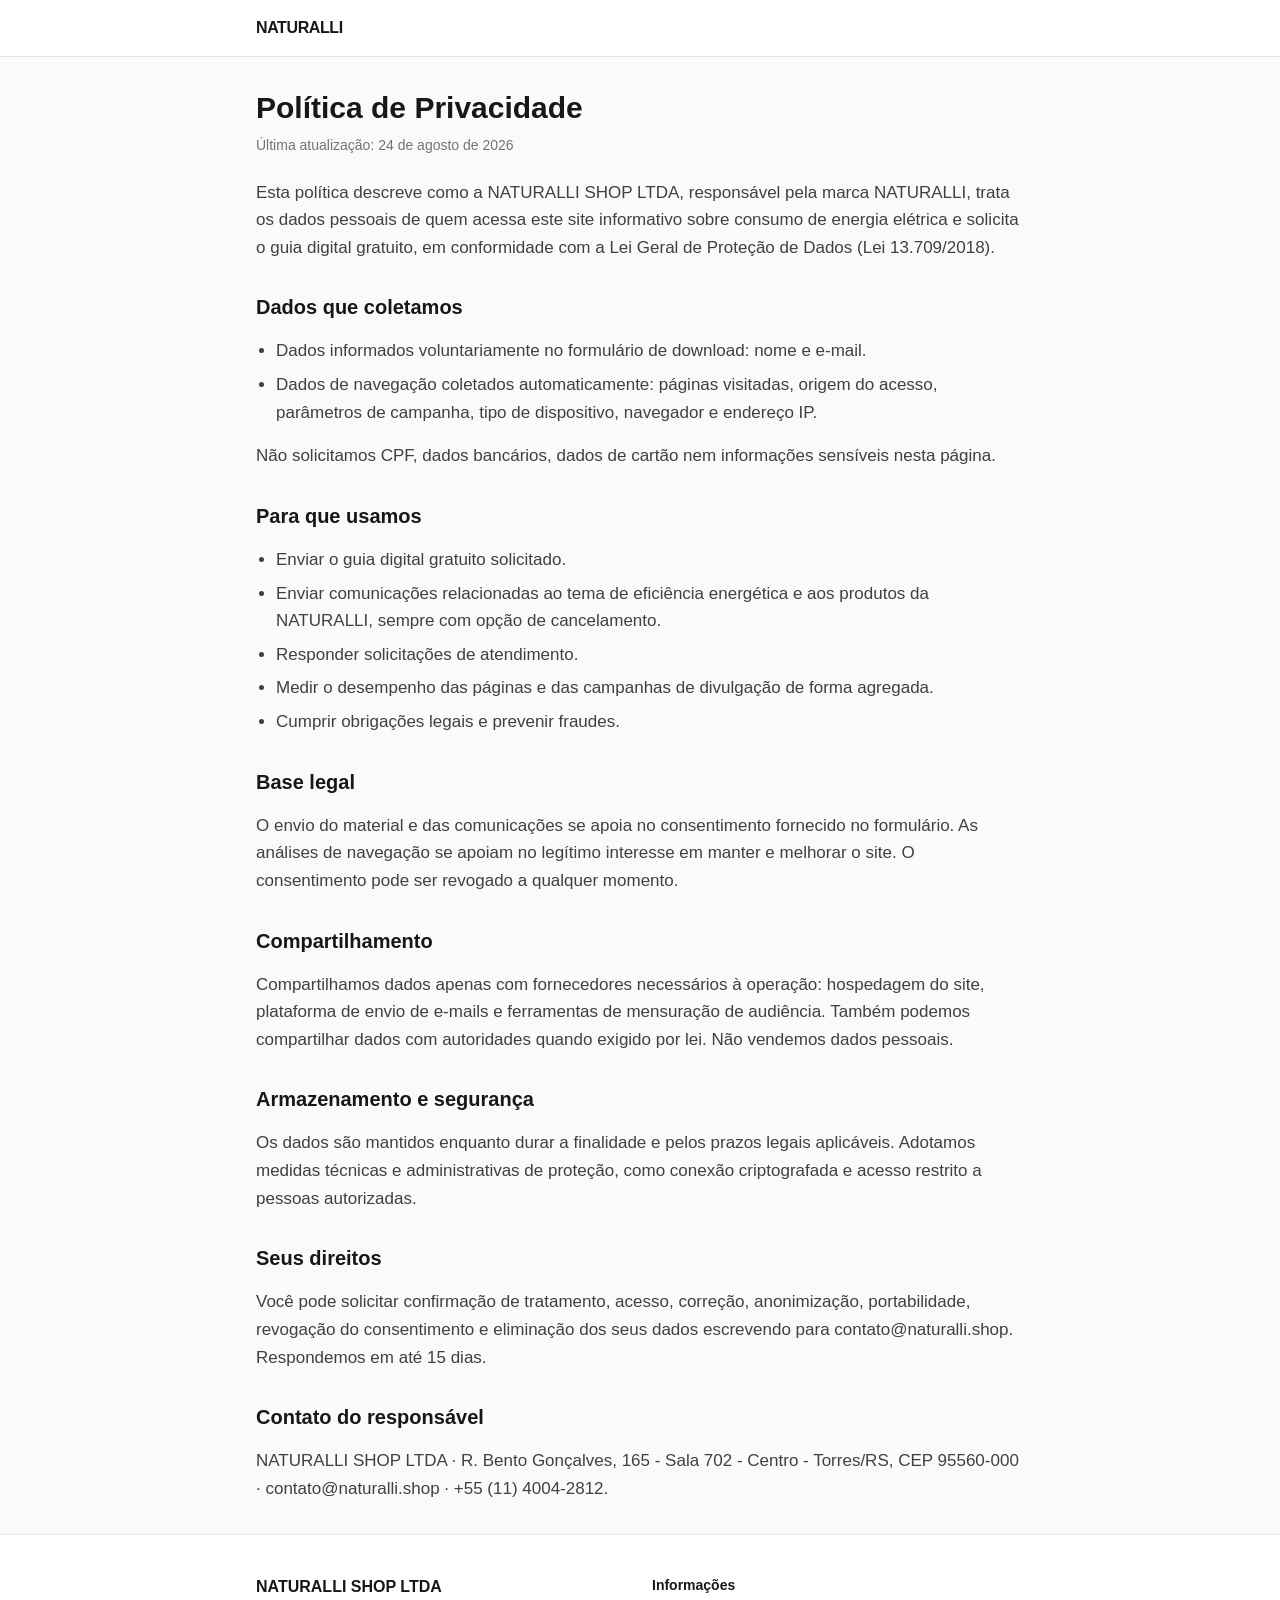
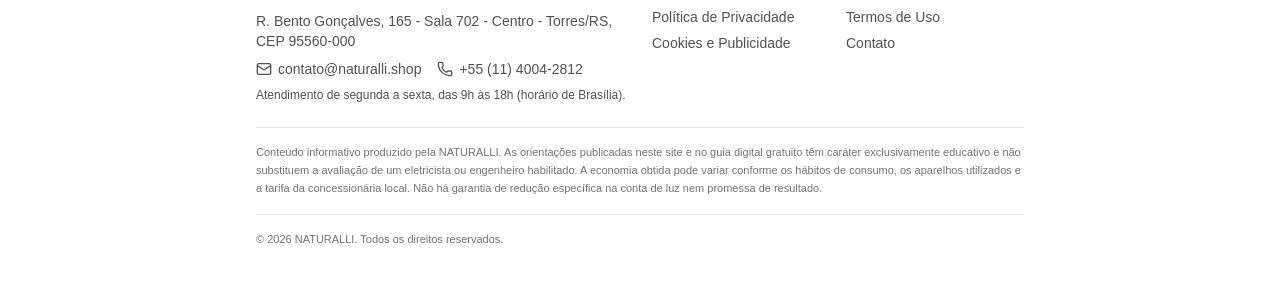
<file: politicas/index.html>
<!DOCTYPE html><html lang="pt-BR"><head><meta charSet="utf-8"/><meta name="viewport" content="width=device-width, initial-scale=1"/><link rel="stylesheet" href="../css/styles-omb0gwCA.css" data-precedence="default"/><title>Política de Privacidade - NATURALLI</title><meta name="author" content="Lovable"/><meta name="twitter:site" content="@Lovable"/><meta name="description" content="Como a NATURALLI coleta, usa e protege os dados de quem acessa o conteúdo informativo sobre consumo de energia e baixa o guia digital gratuito."/><meta property="og:title" content="Política de Privacidade - NATURALLI"/><meta property="og:description" content="Tratamento de dados pessoais, base legal, direitos do titular e contato da NATURALLI."/><meta property="og:type" content="article"/><meta name="twitter:card" content="summary_large_image"/><link rel="icon" href="../images/favicon.ico" type="image/x-icon"/></head><body><!--$--><div class="min-h-screen bg-neutral-50"><header class="border-b border-neutral-200 bg-white px-5 py-4"><div class="mx-auto max-w-3xl"><a href="../" class="text-base font-bold tracking-tight text-neutral-900">NATURALLI</a></div></header><main class="px-5 py-8"><article class="mx-auto max-w-3xl"><h1 class="text-3xl font-bold leading-tight text-neutral-900">Política de Privacidade</h1><p class="mt-2 text-sm text-neutral-500">Última atualização: <!-- -->24 de agosto de 2026</p><div class="mt-6 space-y-4 text-[17px] leading-relaxed text-neutral-700 [&amp;_h2]:mt-8 [&amp;_h2]:text-xl [&amp;_h2]:font-bold [&amp;_h2]:text-neutral-900 [&amp;_li]:mt-1.5 [&amp;_ul]:list-disc [&amp;_ul]:pl-5"><p>Esta política descreve como a NATURALLI SHOP LTDA, responsável pela marca NATURALLI, trata os dados pessoais de quem acessa este site informativo sobre consumo de energia elétrica e solicita o guia digital gratuito, em conformidade com a Lei Geral de Proteção de Dados (Lei 13.709/2018).</p><h2>Dados que coletamos</h2><ul><li>Dados informados voluntariamente no formulário de download: nome e e-mail.</li><li>Dados de navegação coletados automaticamente: páginas visitadas, origem do acesso, parâmetros de campanha, tipo de dispositivo, navegador e endereço IP.</li></ul><p>Não solicitamos CPF, dados bancários, dados de cartão nem informações sensíveis nesta página.</p><h2>Para que usamos</h2><ul><li>Enviar o guia digital gratuito solicitado.</li><li>Enviar comunicações relacionadas ao tema de eficiência energética e aos produtos da NATURALLI, sempre com opção de cancelamento.</li><li>Responder solicitações de atendimento.</li><li>Medir o desempenho das páginas e das campanhas de divulgação de forma agregada.</li><li>Cumprir obrigações legais e prevenir fraudes.</li></ul><h2>Base legal</h2><p>O envio do material e das comunicações se apoia no consentimento fornecido no formulário. As análises de navegação se apoiam no legítimo interesse em manter e melhorar o site. O consentimento pode ser revogado a qualquer momento.</p><h2>Compartilhamento</h2><p>Compartilhamos dados apenas com fornecedores necessários à operação: hospedagem do site, plataforma de envio de e-mails e ferramentas de mensuração de audiência. Também podemos compartilhar dados com autoridades quando exigido por lei. Não vendemos dados pessoais.</p><h2>Armazenamento e segurança</h2><p>Os dados são mantidos enquanto durar a finalidade e pelos prazos legais aplicáveis. Adotamos medidas técnicas e administrativas de proteção, como conexão criptografada e acesso restrito a pessoas autorizadas.</p><h2>Seus direitos</h2><p>Você pode solicitar confirmação de tratamento, acesso, correção, anonimização, portabilidade, revogação do consentimento e eliminação dos seus dados escrevendo para contato@naturalli.shop. Respondemos em até 15 dias.</p><h2>Contato do responsável</h2><p>NATURALLI SHOP LTDA · R. Bento Gonçalves, 165 - Sala 702 - Centro - Torres/RS, CEP 95560-000 · contato@naturalli.shop · +55 (11) 4004-2812.</p></div></article></main><footer class="border-t border-neutral-200 bg-white px-5 py-10"><div class="mx-auto max-w-3xl"><div class="grid gap-6 sm:grid-cols-2"><div class="space-y-3"><p class="text-base font-bold text-neutral-900">NATURALLI SHOP LTDA</p><div class="space-y-2 text-sm text-neutral-600"><p>R. Bento Gonçalves, 165 - Sala 702 - Centro - Torres/RS, CEP 95560-000</p><div class="flex flex-wrap items-center gap-x-4 gap-y-1"><span class="inline-flex items-center gap-1.5"><svg xmlns="http://www.w3.org/2000/svg" width="24" height="24" viewBox="0 0 24 24" fill="none" stroke="currentColor" stroke-width="2" stroke-linecap="round" stroke-linejoin="round" class="lucide lucide-mail h-4 w-4" aria-hidden="true"><path d="m22 7-8.991 5.727a2 2 0 0 1-2.009 0L2 7"></path><rect x="2" y="4" width="20" height="16" rx="2"></rect></svg> contato@naturalli.shop</span><span class="inline-flex items-center gap-1.5"><svg xmlns="http://www.w3.org/2000/svg" width="24" height="24" viewBox="0 0 24 24" fill="none" stroke="currentColor" stroke-width="2" stroke-linecap="round" stroke-linejoin="round" class="lucide lucide-phone h-4 w-4" aria-hidden="true"><path d="M13.832 16.568a1 1 0 0 0 1.213-.303l.355-.465A2 2 0 0 1 17 15h3a2 2 0 0 1 2 2v3a2 2 0 0 1-2 2A18 18 0 0 1 2 4a2 2 0 0 1 2-2h3a2 2 0 0 1 2 2v3a2 2 0 0 1-.8 1.6l-.468.351a1 1 0 0 0-.292 1.233 14 14 0 0 0 6.392 6.384"></path></svg> +55 (11) 4004-2812</span></div><p class="text-xs">Atendimento de segunda a sexta, das 9h às 18h (horário de Brasília).</p></div></div><div class="space-y-3"><p class="text-sm font-semibold text-neutral-900">Informações</p><ul class="grid grid-cols-2 gap-x-4 gap-y-1.5 text-sm text-neutral-600"><li><a href="../politicas/" class="hover:text-blue-700">Política de Privacidade</a></li><li><a href="../termos/" class="hover:text-blue-700">Termos de Uso</a></li><li><a href="../cookies/" class="hover:text-blue-700">Cookies e Publicidade</a></li><li><a href="../contato/" class="hover:text-blue-700">Contato</a></li></ul></div></div><div class="mt-6 border-t border-neutral-200 pt-4 text-[11px] leading-relaxed text-neutral-500"><p>Conteúdo informativo produzido pela NATURALLI. As orientações publicadas neste site e no guia digital gratuito têm caráter exclusivamente educativo e não substituem a avaliação de um eletricista ou engenheiro habilitado. A economia obtida pode variar conforme os hábitos de consumo, os aparelhos utilizados e a tarifa da concessionária local. Não há garantia de redução específica na conta de luz nem promessa de resultado.</p></div><div class="mt-4 border-t border-neutral-200 pt-4 text-[11px] text-neutral-500"><p>© <!-- -->2026<!-- --> NATURALLI. Todos os direitos reservados.</p></div></div></footer></div><!--/$--></body></html>
</file>
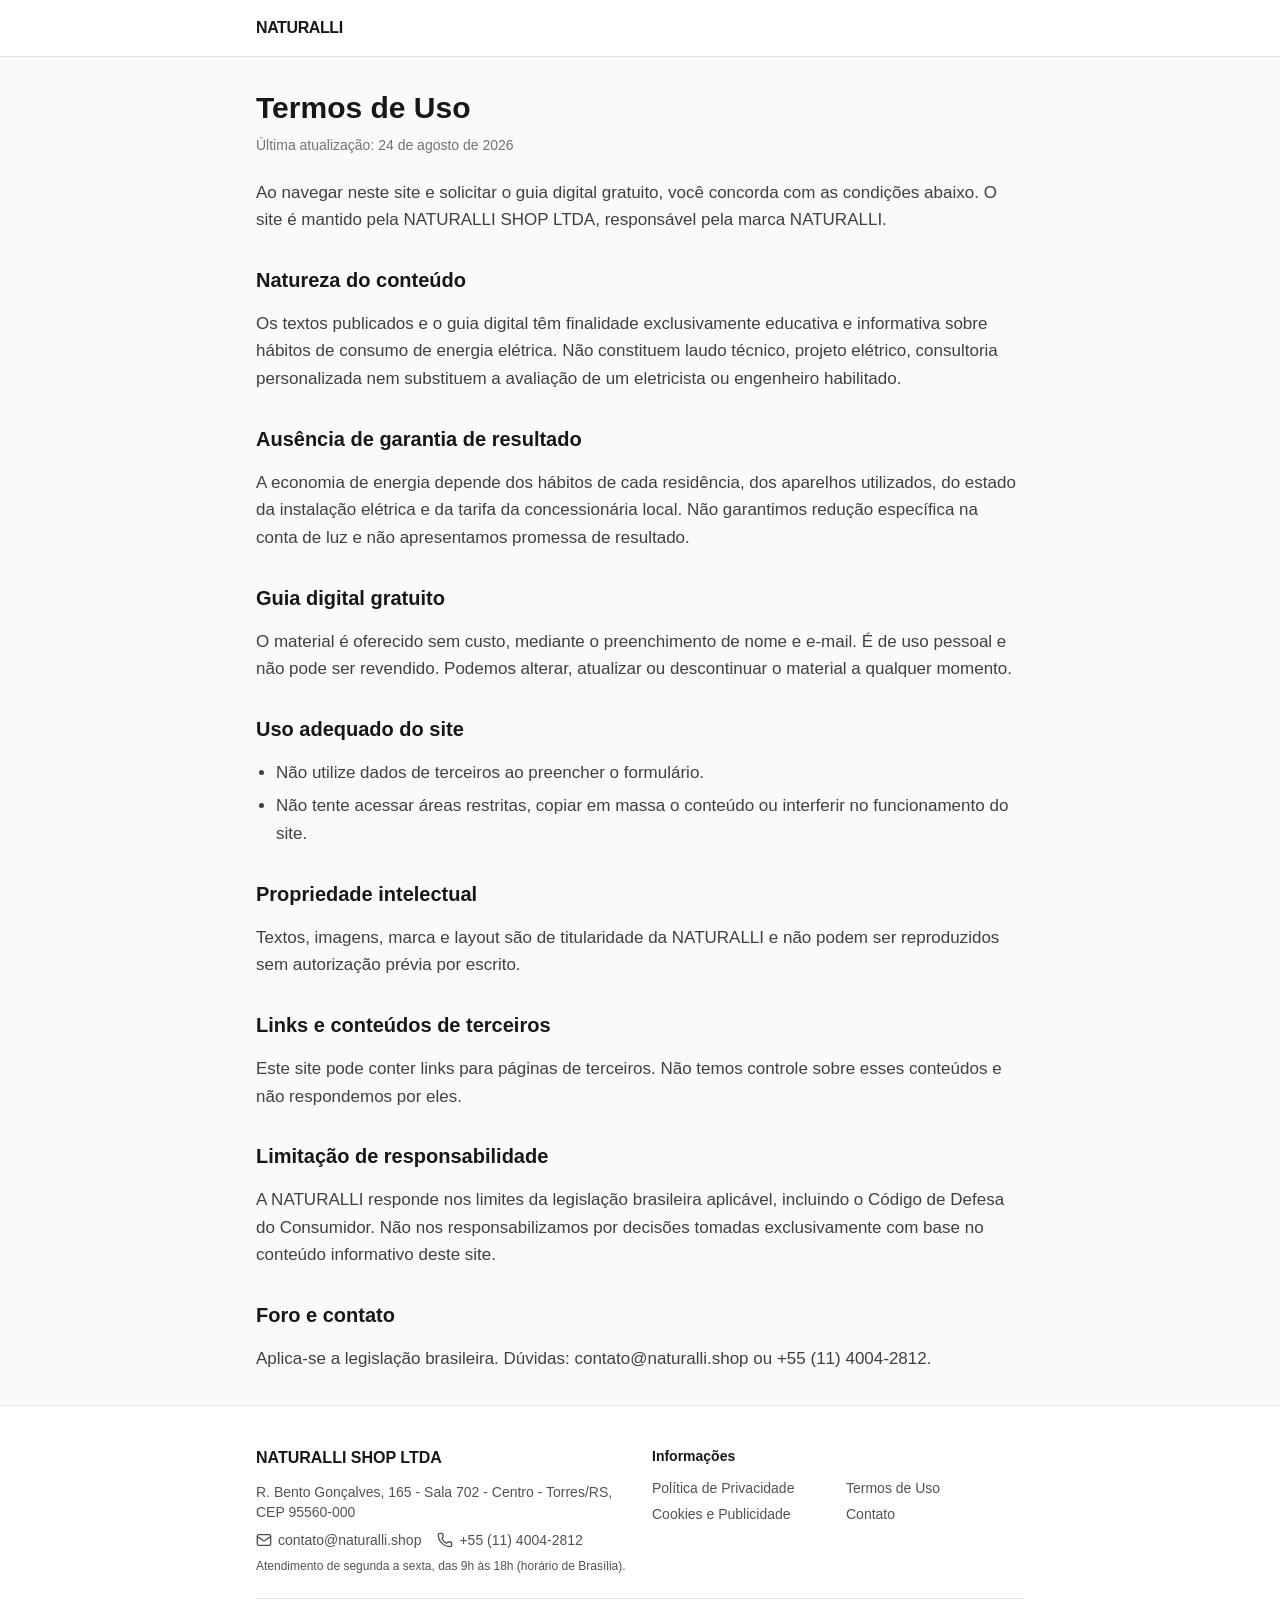
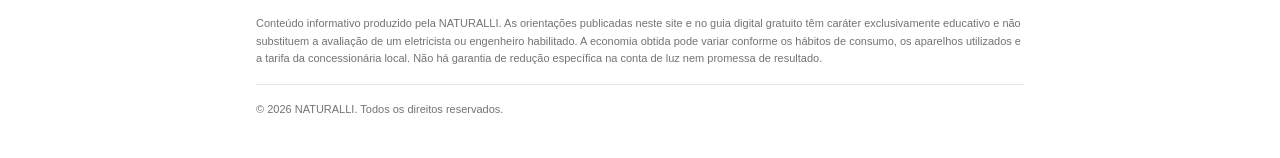
<file: termos/index.html>
<!DOCTYPE html><html lang="pt-BR"><head><meta charSet="utf-8"/><meta name="viewport" content="width=device-width, initial-scale=1"/><link rel="stylesheet" href="../css/styles-omb0gwCA.css" data-precedence="default"/><title>Termos de Uso - NATURALLI</title><meta name="author" content="Lovable"/><meta name="twitter:site" content="@Lovable"/><meta name="description" content="Condições de uso do conteúdo informativo sobre economia de energia da NATURALLI e do guia digital gratuito oferecido nesta página."/><meta property="og:title" content="Termos de Uso - NATURALLI"/><meta property="og:description" content="Regras de uso do site, natureza educativa do conteúdo, propriedade intelectual e limitação de responsabilidade."/><meta property="og:type" content="article"/><meta name="twitter:card" content="summary_large_image"/><link rel="icon" href="../images/favicon.ico" type="image/x-icon"/></head><body><!--$--><div class="min-h-screen bg-neutral-50"><header class="border-b border-neutral-200 bg-white px-5 py-4"><div class="mx-auto max-w-3xl"><a href="../" class="text-base font-bold tracking-tight text-neutral-900">NATURALLI</a></div></header><main class="px-5 py-8"><article class="mx-auto max-w-3xl"><h1 class="text-3xl font-bold leading-tight text-neutral-900">Termos de Uso</h1><p class="mt-2 text-sm text-neutral-500">Última atualização: <!-- -->24 de agosto de 2026</p><div class="mt-6 space-y-4 text-[17px] leading-relaxed text-neutral-700 [&amp;_h2]:mt-8 [&amp;_h2]:text-xl [&amp;_h2]:font-bold [&amp;_h2]:text-neutral-900 [&amp;_li]:mt-1.5 [&amp;_ul]:list-disc [&amp;_ul]:pl-5"><p>Ao navegar neste site e solicitar o guia digital gratuito, você concorda com as condições abaixo. O site é mantido pela NATURALLI SHOP LTDA, responsável pela marca NATURALLI.</p><h2>Natureza do conteúdo</h2><p>Os textos publicados e o guia digital têm finalidade exclusivamente educativa e informativa sobre hábitos de consumo de energia elétrica. Não constituem laudo técnico, projeto elétrico, consultoria personalizada nem substituem a avaliação de um eletricista ou engenheiro habilitado.</p><h2>Ausência de garantia de resultado</h2><p>A economia de energia depende dos hábitos de cada residência, dos aparelhos utilizados, do estado da instalação elétrica e da tarifa da concessionária local. Não garantimos redução específica na conta de luz e não apresentamos promessa de resultado.</p><h2>Guia digital gratuito</h2><p>O material é oferecido sem custo, mediante o preenchimento de nome e e-mail. É de uso pessoal e não pode ser revendido. Podemos alterar, atualizar ou descontinuar o material a qualquer momento.</p><h2>Uso adequado do site</h2><ul><li>Não utilize dados de terceiros ao preencher o formulário.</li><li>Não tente acessar áreas restritas, copiar em massa o conteúdo ou interferir no funcionamento do site.</li></ul><h2>Propriedade intelectual</h2><p>Textos, imagens, marca e layout são de titularidade da NATURALLI e não podem ser reproduzidos sem autorização prévia por escrito.</p><h2>Links e conteúdos de terceiros</h2><p>Este site pode conter links para páginas de terceiros. Não temos controle sobre esses conteúdos e não respondemos por eles.</p><h2>Limitação de responsabilidade</h2><p>A NATURALLI responde nos limites da legislação brasileira aplicável, incluindo o Código de Defesa do Consumidor. Não nos responsabilizamos por decisões tomadas exclusivamente com base no conteúdo informativo deste site.</p><h2>Foro e contato</h2><p>Aplica-se a legislação brasileira. Dúvidas: contato@naturalli.shop ou +55 (11) 4004-2812.</p></div></article></main><footer class="border-t border-neutral-200 bg-white px-5 py-10"><div class="mx-auto max-w-3xl"><div class="grid gap-6 sm:grid-cols-2"><div class="space-y-3"><p class="text-base font-bold text-neutral-900">NATURALLI SHOP LTDA</p><div class="space-y-2 text-sm text-neutral-600"><p>R. Bento Gonçalves, 165 - Sala 702 - Centro - Torres/RS, CEP 95560-000</p><div class="flex flex-wrap items-center gap-x-4 gap-y-1"><span class="inline-flex items-center gap-1.5"><svg xmlns="http://www.w3.org/2000/svg" width="24" height="24" viewBox="0 0 24 24" fill="none" stroke="currentColor" stroke-width="2" stroke-linecap="round" stroke-linejoin="round" class="lucide lucide-mail h-4 w-4" aria-hidden="true"><path d="m22 7-8.991 5.727a2 2 0 0 1-2.009 0L2 7"></path><rect x="2" y="4" width="20" height="16" rx="2"></rect></svg> contato@naturalli.shop</span><span class="inline-flex items-center gap-1.5"><svg xmlns="http://www.w3.org/2000/svg" width="24" height="24" viewBox="0 0 24 24" fill="none" stroke="currentColor" stroke-width="2" stroke-linecap="round" stroke-linejoin="round" class="lucide lucide-phone h-4 w-4" aria-hidden="true"><path d="M13.832 16.568a1 1 0 0 0 1.213-.303l.355-.465A2 2 0 0 1 17 15h3a2 2 0 0 1 2 2v3a2 2 0 0 1-2 2A18 18 0 0 1 2 4a2 2 0 0 1 2-2h3a2 2 0 0 1 2 2v3a2 2 0 0 1-.8 1.6l-.468.351a1 1 0 0 0-.292 1.233 14 14 0 0 0 6.392 6.384"></path></svg> +55 (11) 4004-2812</span></div><p class="text-xs">Atendimento de segunda a sexta, das 9h às 18h (horário de Brasília).</p></div></div><div class="space-y-3"><p class="text-sm font-semibold text-neutral-900">Informações</p><ul class="grid grid-cols-2 gap-x-4 gap-y-1.5 text-sm text-neutral-600"><li><a href="../politicas/" class="hover:text-blue-700">Política de Privacidade</a></li><li><a href="../termos/" class="hover:text-blue-700">Termos de Uso</a></li><li><a href="../cookies/" class="hover:text-blue-700">Cookies e Publicidade</a></li><li><a href="../contato/" class="hover:text-blue-700">Contato</a></li></ul></div></div><div class="mt-6 border-t border-neutral-200 pt-4 text-[11px] leading-relaxed text-neutral-500"><p>Conteúdo informativo produzido pela NATURALLI. As orientações publicadas neste site e no guia digital gratuito têm caráter exclusivamente educativo e não substituem a avaliação de um eletricista ou engenheiro habilitado. A economia obtida pode variar conforme os hábitos de consumo, os aparelhos utilizados e a tarifa da concessionária local. Não há garantia de redução específica na conta de luz nem promessa de resultado.</p></div><div class="mt-4 border-t border-neutral-200 pt-4 text-[11px] text-neutral-500"><p>© <!-- -->2026<!-- --> NATURALLI. Todos os direitos reservados.</p></div></div></footer></div><!--/$--></body></html>
</file>
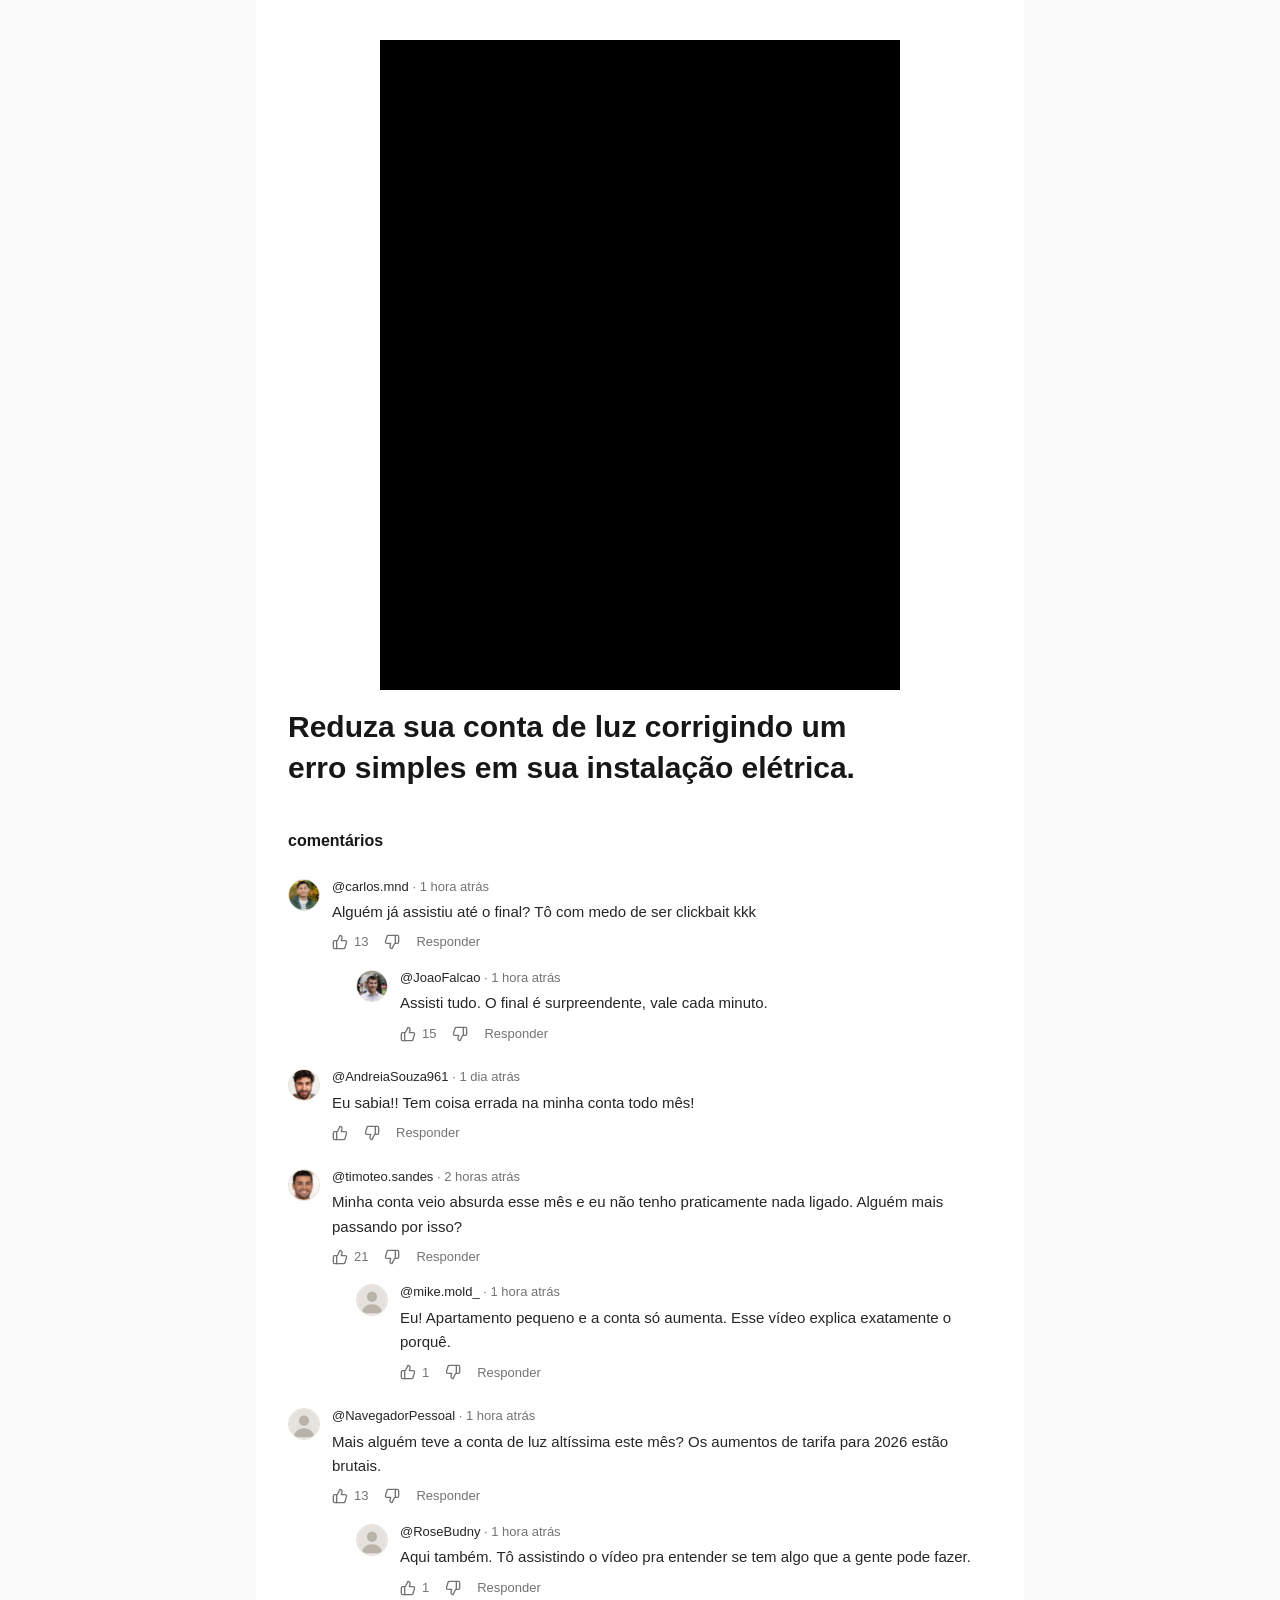
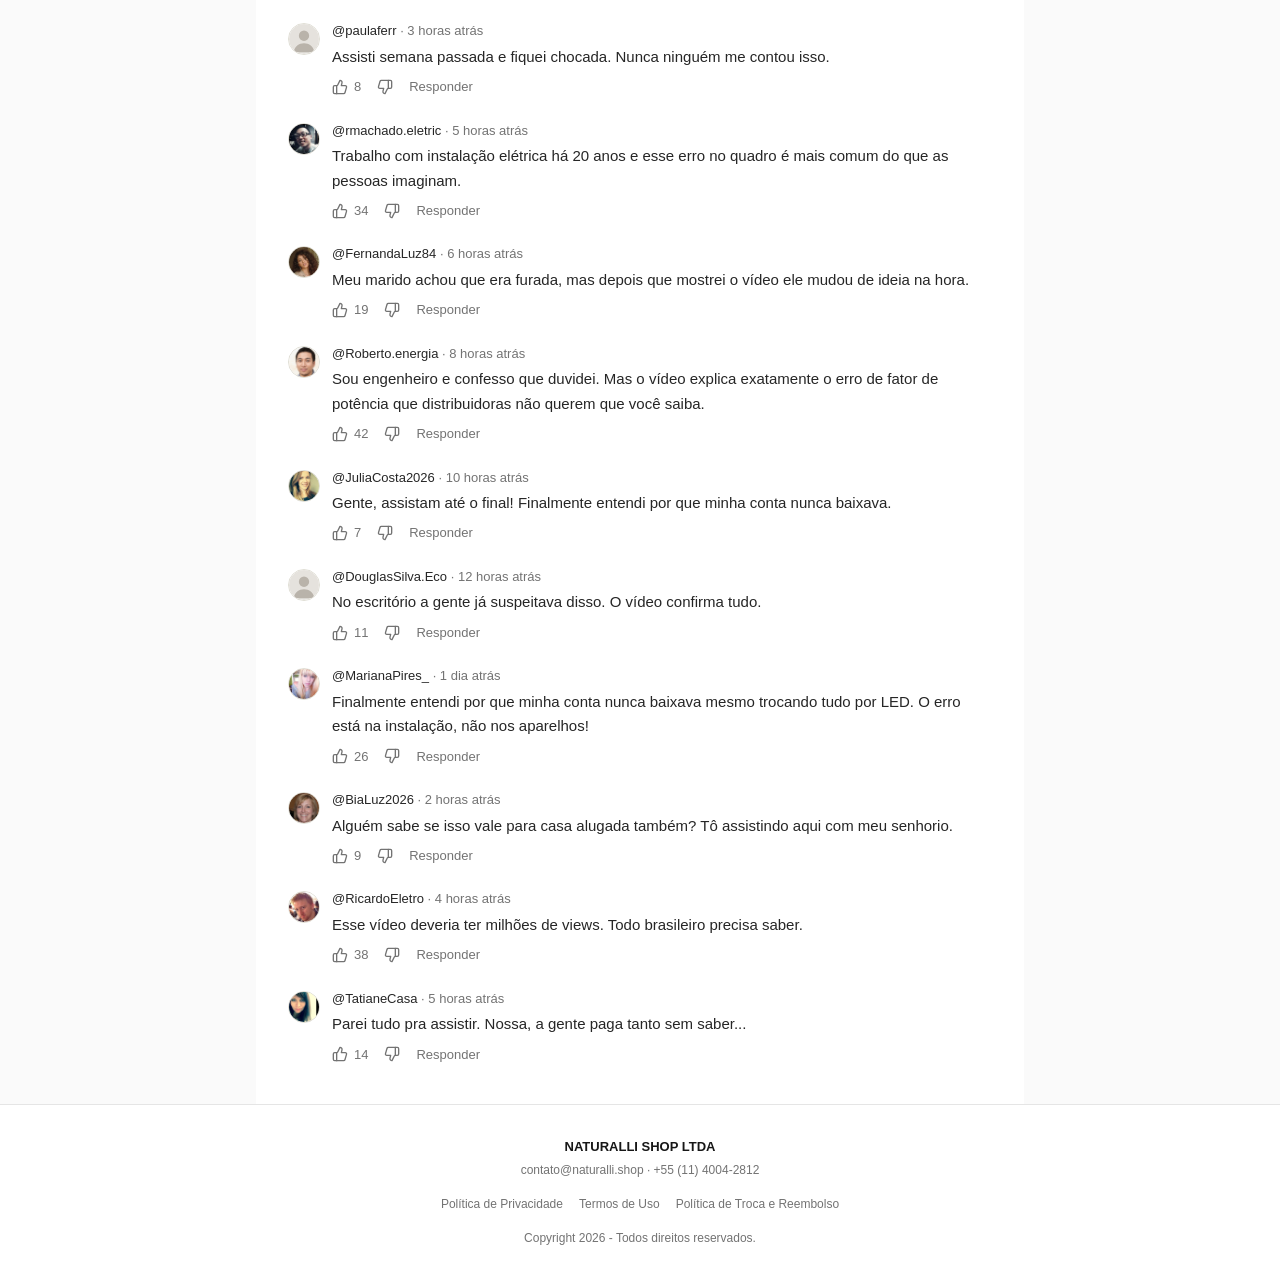
<file: vsl/index.html>
<!DOCTYPE html><html lang="pt-BR"><head><meta charset="utf-8"><meta name="viewport" content="width=device-width, initial-scale=1"><link rel="stylesheet" href="css/styles-omb0gwCA.css" data-precedence="default"><title>Reduza sua conta de luz corrigindo um erro simples em sua instalação elétrica</title><meta name="author" content="Lovable"><meta name="twitter:site" content="@Lovable"><meta name="description" content="Assista ao vídeo e entenda como funciona o EcoVolt, aparelho instalado na tomada."><meta property="og:title" content="Reduza sua conta de luz corrigindo um erro simples em sua instalação elétrica"><meta property="og:description" content="Assista ao vídeo e entenda como funciona o EcoVolt, aparelho instalado na tomada."><meta property="og:type" content="video.other"><meta name="twitter:card" content="summary_large_image"><link rel="icon" href="images/favicon.ico" type="image/x-icon"><script src="../utmify.js" defer></script></head><body><!--$--><div class="min-h-screen bg-neutral-50"><main class="mx-auto w-full max-w-3xl overflow-x-hidden bg-white px-4 py-5 sm:px-8 sm:py-10"><div class="overflow-hidden rounded-sm bg-white"><div id="vsl-ecovolt" class="relative"><div class="w-full overflow-hidden"><div style="max-width:520px;margin:0 auto"><div style="position:relative;width:100%;padding:125% 0 0;background:#000"><iframe id="gumlet-vsl" src="https://play.gumlet.io/embed/6abf377bd6a6ba7c2cbae314" title="VSL" loading="eager" style="position:absolute;top:0;left:0;width:100%;height:100%;border:0" allow="autoplay; fullscreen; picture-in-picture; encrypted-media" allowfullscreen></iframe><div data-testid="bloqueio-barra" style="position:absolute;bottom:0;left:0;width:100%;height:56px;z-index:2"></div></div></div></div></div><div id="cta-vsl" data-testid="cta-vsl" hidden class="mx-auto mt-5 w-full max-w-[480px] animate-fade-in text-center"><style>@keyframes pulsoCta{0%,100%{transform:scale(1)}50%{transform:scale(1.03)}}</style><p class="text-[13px] font-medium text-neutral-700">Oferta liberada — estoque limitado</p><a id="cta-link" href="../oferta/" class="mt-2 flex h-[60px] w-full items-center justify-center rounded-[12px] text-[18px] font-bold text-white shadow-md transition-colors" style="background-color:#16a34a;animation:pulsoCta 1.6s ease-in-out infinite">COMPRAR AGORA ECOVOLT</a><p class="mt-2 text-[12px] text-neutral-500">🔒 Compra segura · Envio para todo o Brasil</p></div></div><h1 class="mt-4 text-balance text-lg font-extrabold leading-snug text-neutral-900 sm:text-3xl">Reduza sua conta de luz corrigindo um erro simples em sua instalação elétrica.</h1><section class="mt-10"><h2 class="text-base font-bold text-neutral-900">comentários</h2><div class="mt-6"><div class="flex gap-2.5 sm:gap-3"><img src="images/av-m34.jpg" alt="Perfil de @carlos.mnd" loading="lazy" class="flex-none rounded-full border border-border object-cover mt-0.5 h-8 w-8"><div class="min-w-0 flex-1"><p class="break-words text-[12px] text-neutral-500 sm:text-[13px]"><span class="font-medium text-neutral-800">@carlos.mnd</span> · <!-- -->1 hora atrás</p><p class="mt-1 break-words text-[14px] leading-relaxed text-neutral-800 sm:text-[15px]">Alguém já assistiu até o final? Tô com medo de ser clickbait kkk</p><div class="mt-2 flex items-center gap-4 text-[13px] text-neutral-500"><button type="button" aria-label="Curtir comentário" aria-pressed="false" class="inline-flex items-center gap-1.5 transition-colors hover:text-neutral-900 "><svg xmlns="http://www.w3.org/2000/svg" width="24" height="24" viewBox="0 0 24 24" fill="none" stroke="currentColor" stroke-width="2" stroke-linecap="round" stroke-linejoin="round" class="lucide lucide-thumbs-up h-4 w-4" aria-hidden="true"><path d="M15 5.88 14 10h5.83a2 2 0 0 1 1.92 2.56l-2.33 8A2 2 0 0 1 17.5 22H4a2 2 0 0 1-2-2v-8a2 2 0 0 1 2-2h2.76a2 2 0 0 0 1.79-1.11L12 2a3.13 3.13 0 0 1 3 3.88Z"></path><path d="M7 10v12"></path></svg>13</button><button type="button" aria-label="Não curtir comentário" aria-pressed="false" class="transition-colors hover:text-neutral-900 "><svg xmlns="http://www.w3.org/2000/svg" width="24" height="24" viewBox="0 0 24 24" fill="none" stroke="currentColor" stroke-width="2" stroke-linecap="round" stroke-linejoin="round" class="lucide lucide-thumbs-down h-4 w-4" aria-hidden="true"><path d="M9 18.12 10 14H4.17a2 2 0 0 1-1.92-2.56l2.33-8A2 2 0 0 1 6.5 2H20a2 2 0 0 1 2 2v8a2 2 0 0 1-2 2h-2.76a2 2 0 0 0-1.79 1.11L12 22a3.13 3.13 0 0 1-3-3.88Z"></path><path d="M17 14V2"></path></svg></button><button type="button" class="font-medium transition-colors cursor-default">Responder</button></div><div class="mt-4 pl-4 sm:pl-6"><div class="flex gap-2.5 sm:gap-3"><img src="images/av-m3.jpg" alt="Perfil de @JoaoFalcao" loading="lazy" class="flex-none rounded-full border border-border object-cover mt-0.5 h-8 w-8"><div class="min-w-0 flex-1"><p class="break-words text-[12px] text-neutral-500 sm:text-[13px]"><span class="font-medium text-neutral-800">@JoaoFalcao</span> · <!-- -->1 hora atrás</p><p class="mt-1 break-words text-[14px] leading-relaxed text-neutral-800 sm:text-[15px]">Assisti tudo. O final é surpreendente, vale cada minuto.</p><div class="mt-2 flex items-center gap-4 text-[13px] text-neutral-500"><button type="button" aria-label="Curtir comentário" aria-pressed="false" class="inline-flex items-center gap-1.5 transition-colors hover:text-neutral-900 "><svg xmlns="http://www.w3.org/2000/svg" width="24" height="24" viewBox="0 0 24 24" fill="none" stroke="currentColor" stroke-width="2" stroke-linecap="round" stroke-linejoin="round" class="lucide lucide-thumbs-up h-4 w-4" aria-hidden="true"><path d="M15 5.88 14 10h5.83a2 2 0 0 1 1.92 2.56l-2.33 8A2 2 0 0 1 17.5 22H4a2 2 0 0 1-2-2v-8a2 2 0 0 1 2-2h2.76a2 2 0 0 0 1.79-1.11L12 2a3.13 3.13 0 0 1 3 3.88Z"></path><path d="M7 10v12"></path></svg>15</button><button type="button" aria-label="Não curtir comentário" aria-pressed="false" class="transition-colors hover:text-neutral-900 "><svg xmlns="http://www.w3.org/2000/svg" width="24" height="24" viewBox="0 0 24 24" fill="none" stroke="currentColor" stroke-width="2" stroke-linecap="round" stroke-linejoin="round" class="lucide lucide-thumbs-down h-4 w-4" aria-hidden="true"><path d="M9 18.12 10 14H4.17a2 2 0 0 1-1.92-2.56l2.33-8A2 2 0 0 1 6.5 2H20a2 2 0 0 1 2 2v8a2 2 0 0 1-2 2h-2.76a2 2 0 0 0-1.79 1.11L12 22a3.13 3.13 0 0 1-3-3.88Z"></path><path d="M17 14V2"></path></svg></button><button type="button" class="font-medium transition-colors cursor-default">Responder</button></div></div></div></div></div></div></div><div class="mt-6"><div class="flex gap-2.5 sm:gap-3"><img src="images/av-m143.jpg" alt="Perfil de @AndreiaSouza961" loading="lazy" class="flex-none rounded-full border border-border object-cover mt-0.5 h-8 w-8"><div class="min-w-0 flex-1"><p class="break-words text-[12px] text-neutral-500 sm:text-[13px]"><span class="font-medium text-neutral-800">@AndreiaSouza961</span> · <!-- -->1 dia atrás</p><p class="mt-1 break-words text-[14px] leading-relaxed text-neutral-800 sm:text-[15px]">Eu sabia!! Tem coisa errada na minha conta todo mês!</p><div class="mt-2 flex items-center gap-4 text-[13px] text-neutral-500"><button type="button" aria-label="Curtir comentário" aria-pressed="false" class="inline-flex items-center gap-1.5 transition-colors hover:text-neutral-900 "><svg xmlns="http://www.w3.org/2000/svg" width="24" height="24" viewBox="0 0 24 24" fill="none" stroke="currentColor" stroke-width="2" stroke-linecap="round" stroke-linejoin="round" class="lucide lucide-thumbs-up h-4 w-4" aria-hidden="true"><path d="M15 5.88 14 10h5.83a2 2 0 0 1 1.92 2.56l-2.33 8A2 2 0 0 1 17.5 22H4a2 2 0 0 1-2-2v-8a2 2 0 0 1 2-2h2.76a2 2 0 0 0 1.79-1.11L12 2a3.13 3.13 0 0 1 3 3.88Z"></path><path d="M7 10v12"></path></svg></button><button type="button" aria-label="Não curtir comentário" aria-pressed="false" class="transition-colors hover:text-neutral-900 "><svg xmlns="http://www.w3.org/2000/svg" width="24" height="24" viewBox="0 0 24 24" fill="none" stroke="currentColor" stroke-width="2" stroke-linecap="round" stroke-linejoin="round" class="lucide lucide-thumbs-down h-4 w-4" aria-hidden="true"><path d="M9 18.12 10 14H4.17a2 2 0 0 1-1.92-2.56l2.33-8A2 2 0 0 1 6.5 2H20a2 2 0 0 1 2 2v8a2 2 0 0 1-2 2h-2.76a2 2 0 0 0-1.79 1.11L12 22a3.13 3.13 0 0 1-3-3.88Z"></path><path d="M17 14V2"></path></svg></button><button type="button" class="font-medium transition-colors cursor-default">Responder</button></div></div></div></div><div class="mt-6"><div class="flex gap-2.5 sm:gap-3"><img src="images/av-m141.jpg" alt="Perfil de @timoteo.sandes" loading="lazy" class="flex-none rounded-full border border-border object-cover mt-0.5 h-8 w-8"><div class="min-w-0 flex-1"><p class="break-words text-[12px] text-neutral-500 sm:text-[13px]"><span class="font-medium text-neutral-800">@timoteo.sandes</span> · <!-- -->2 horas atrás</p><p class="mt-1 break-words text-[14px] leading-relaxed text-neutral-800 sm:text-[15px]">Minha conta veio absurda esse mês e eu não tenho praticamente nada ligado. Alguém mais passando por isso?</p><div class="mt-2 flex items-center gap-4 text-[13px] text-neutral-500"><button type="button" aria-label="Curtir comentário" aria-pressed="false" class="inline-flex items-center gap-1.5 transition-colors hover:text-neutral-900 "><svg xmlns="http://www.w3.org/2000/svg" width="24" height="24" viewBox="0 0 24 24" fill="none" stroke="currentColor" stroke-width="2" stroke-linecap="round" stroke-linejoin="round" class="lucide lucide-thumbs-up h-4 w-4" aria-hidden="true"><path d="M15 5.88 14 10h5.83a2 2 0 0 1 1.92 2.56l-2.33 8A2 2 0 0 1 17.5 22H4a2 2 0 0 1-2-2v-8a2 2 0 0 1 2-2h2.76a2 2 0 0 0 1.79-1.11L12 2a3.13 3.13 0 0 1 3 3.88Z"></path><path d="M7 10v12"></path></svg>21</button><button type="button" aria-label="Não curtir comentário" aria-pressed="false" class="transition-colors hover:text-neutral-900 "><svg xmlns="http://www.w3.org/2000/svg" width="24" height="24" viewBox="0 0 24 24" fill="none" stroke="currentColor" stroke-width="2" stroke-linecap="round" stroke-linejoin="round" class="lucide lucide-thumbs-down h-4 w-4" aria-hidden="true"><path d="M9 18.12 10 14H4.17a2 2 0 0 1-1.92-2.56l2.33-8A2 2 0 0 1 6.5 2H20a2 2 0 0 1 2 2v8a2 2 0 0 1-2 2h-2.76a2 2 0 0 0-1.79 1.11L12 22a3.13 3.13 0 0 1-3-3.88Z"></path><path d="M17 14V2"></path></svg></button><button type="button" class="font-medium transition-colors cursor-default">Responder</button></div><div class="mt-4 pl-4 sm:pl-6"><div class="flex gap-2.5 sm:gap-3"><img src="data:image/svg+xml;utf8,%3Csvg%20xmlns%3D%22http%3A%2F%2Fwww.w3.org%2F2000%2Fsvg%22%20viewBox%3D%220%200%2064%2064%22%3E%3Crect%20width%3D%2264%22%20height%3D%2264%22%20rx%3D%2232%22%20fill%3D%22%23e5e2dd%22%2F%3E%3Ccircle%20cx%3D%2232%22%20cy%3D%2225%22%20r%3D%2211%22%20fill%3D%22%23b9b3aa%22%2F%3E%3Cpath%20d%3D%22M10%2060c2-13%2011-19%2022-19s20%206%2022%2019z%22%20fill%3D%22%23b9b3aa%22%2F%3E%3C%2Fsvg%3E" alt="Perfil de @mike.mold_" loading="lazy" class="flex-none rounded-full border border-border object-cover mt-0.5 h-8 w-8"><div class="min-w-0 flex-1"><p class="break-words text-[12px] text-neutral-500 sm:text-[13px]"><span class="font-medium text-neutral-800">@mike.mold_</span> · <!-- -->1 hora atrás</p><p class="mt-1 break-words text-[14px] leading-relaxed text-neutral-800 sm:text-[15px]">Eu! Apartamento pequeno e a conta só aumenta. Esse vídeo explica exatamente o porquê.</p><div class="mt-2 flex items-center gap-4 text-[13px] text-neutral-500"><button type="button" aria-label="Curtir comentário" aria-pressed="false" class="inline-flex items-center gap-1.5 transition-colors hover:text-neutral-900 "><svg xmlns="http://www.w3.org/2000/svg" width="24" height="24" viewBox="0 0 24 24" fill="none" stroke="currentColor" stroke-width="2" stroke-linecap="round" stroke-linejoin="round" class="lucide lucide-thumbs-up h-4 w-4" aria-hidden="true"><path d="M15 5.88 14 10h5.83a2 2 0 0 1 1.92 2.56l-2.33 8A2 2 0 0 1 17.5 22H4a2 2 0 0 1-2-2v-8a2 2 0 0 1 2-2h2.76a2 2 0 0 0 1.79-1.11L12 2a3.13 3.13 0 0 1 3 3.88Z"></path><path d="M7 10v12"></path></svg>1</button><button type="button" aria-label="Não curtir comentário" aria-pressed="false" class="transition-colors hover:text-neutral-900 "><svg xmlns="http://www.w3.org/2000/svg" width="24" height="24" viewBox="0 0 24 24" fill="none" stroke="currentColor" stroke-width="2" stroke-linecap="round" stroke-linejoin="round" class="lucide lucide-thumbs-down h-4 w-4" aria-hidden="true"><path d="M9 18.12 10 14H4.17a2 2 0 0 1-1.92-2.56l2.33-8A2 2 0 0 1 6.5 2H20a2 2 0 0 1 2 2v8a2 2 0 0 1-2 2h-2.76a2 2 0 0 0-1.79 1.11L12 22a3.13 3.13 0 0 1-3-3.88Z"></path><path d="M17 14V2"></path></svg></button><button type="button" class="font-medium transition-colors cursor-default">Responder</button></div></div></div></div></div></div></div><div class="mt-6"><div class="flex gap-2.5 sm:gap-3"><img src="data:image/svg+xml;utf8,%3Csvg%20xmlns%3D%22http%3A%2F%2Fwww.w3.org%2F2000%2Fsvg%22%20viewBox%3D%220%200%2064%2064%22%3E%3Crect%20width%3D%2264%22%20height%3D%2264%22%20rx%3D%2232%22%20fill%3D%22%23e5e2dd%22%2F%3E%3Ccircle%20cx%3D%2232%22%20cy%3D%2225%22%20r%3D%2211%22%20fill%3D%22%23b9b3aa%22%2F%3E%3Cpath%20d%3D%22M10%2060c2-13%2011-19%2022-19s20%206%2022%2019z%22%20fill%3D%22%23b9b3aa%22%2F%3E%3C%2Fsvg%3E" alt="Perfil de @NavegadorPessoal" loading="lazy" class="flex-none rounded-full border border-border object-cover mt-0.5 h-8 w-8"><div class="min-w-0 flex-1"><p class="break-words text-[12px] text-neutral-500 sm:text-[13px]"><span class="font-medium text-neutral-800">@NavegadorPessoal</span> · <!-- -->1 hora atrás</p><p class="mt-1 break-words text-[14px] leading-relaxed text-neutral-800 sm:text-[15px]">Mais alguém teve a conta de luz altíssima este mês? Os aumentos de tarifa para 2026 estão brutais.</p><div class="mt-2 flex items-center gap-4 text-[13px] text-neutral-500"><button type="button" aria-label="Curtir comentário" aria-pressed="false" class="inline-flex items-center gap-1.5 transition-colors hover:text-neutral-900 "><svg xmlns="http://www.w3.org/2000/svg" width="24" height="24" viewBox="0 0 24 24" fill="none" stroke="currentColor" stroke-width="2" stroke-linecap="round" stroke-linejoin="round" class="lucide lucide-thumbs-up h-4 w-4" aria-hidden="true"><path d="M15 5.88 14 10h5.83a2 2 0 0 1 1.92 2.56l-2.33 8A2 2 0 0 1 17.5 22H4a2 2 0 0 1-2-2v-8a2 2 0 0 1 2-2h2.76a2 2 0 0 0 1.79-1.11L12 2a3.13 3.13 0 0 1 3 3.88Z"></path><path d="M7 10v12"></path></svg>13</button><button type="button" aria-label="Não curtir comentário" aria-pressed="false" class="transition-colors hover:text-neutral-900 "><svg xmlns="http://www.w3.org/2000/svg" width="24" height="24" viewBox="0 0 24 24" fill="none" stroke="currentColor" stroke-width="2" stroke-linecap="round" stroke-linejoin="round" class="lucide lucide-thumbs-down h-4 w-4" aria-hidden="true"><path d="M9 18.12 10 14H4.17a2 2 0 0 1-1.92-2.56l2.33-8A2 2 0 0 1 6.5 2H20a2 2 0 0 1 2 2v8a2 2 0 0 1-2 2h-2.76a2 2 0 0 0-1.79 1.11L12 22a3.13 3.13 0 0 1-3-3.88Z"></path><path d="M17 14V2"></path></svg></button><button type="button" class="font-medium transition-colors cursor-default">Responder</button></div><div class="mt-4 pl-4 sm:pl-6"><div class="flex gap-2.5 sm:gap-3"><img src="data:image/svg+xml;utf8,%3Csvg%20xmlns%3D%22http%3A%2F%2Fwww.w3.org%2F2000%2Fsvg%22%20viewBox%3D%220%200%2064%2064%22%3E%3Crect%20width%3D%2264%22%20height%3D%2264%22%20rx%3D%2232%22%20fill%3D%22%23e5e2dd%22%2F%3E%3Ccircle%20cx%3D%2232%22%20cy%3D%2225%22%20r%3D%2211%22%20fill%3D%22%23b9b3aa%22%2F%3E%3Cpath%20d%3D%22M10%2060c2-13%2011-19%2022-19s20%206%2022%2019z%22%20fill%3D%22%23b9b3aa%22%2F%3E%3C%2Fsvg%3E" alt="Perfil de @RoseBudny" loading="lazy" class="flex-none rounded-full border border-border object-cover mt-0.5 h-8 w-8"><div class="min-w-0 flex-1"><p class="break-words text-[12px] text-neutral-500 sm:text-[13px]"><span class="font-medium text-neutral-800">@RoseBudny</span> · <!-- -->1 hora atrás</p><p class="mt-1 break-words text-[14px] leading-relaxed text-neutral-800 sm:text-[15px]">Aqui também. Tô assistindo o vídeo pra entender se tem algo que a gente pode fazer.</p><div class="mt-2 flex items-center gap-4 text-[13px] text-neutral-500"><button type="button" aria-label="Curtir comentário" aria-pressed="false" class="inline-flex items-center gap-1.5 transition-colors hover:text-neutral-900 "><svg xmlns="http://www.w3.org/2000/svg" width="24" height="24" viewBox="0 0 24 24" fill="none" stroke="currentColor" stroke-width="2" stroke-linecap="round" stroke-linejoin="round" class="lucide lucide-thumbs-up h-4 w-4" aria-hidden="true"><path d="M15 5.88 14 10h5.83a2 2 0 0 1 1.92 2.56l-2.33 8A2 2 0 0 1 17.5 22H4a2 2 0 0 1-2-2v-8a2 2 0 0 1 2-2h2.76a2 2 0 0 0 1.79-1.11L12 2a3.13 3.13 0 0 1 3 3.88Z"></path><path d="M7 10v12"></path></svg>1</button><button type="button" aria-label="Não curtir comentário" aria-pressed="false" class="transition-colors hover:text-neutral-900 "><svg xmlns="http://www.w3.org/2000/svg" width="24" height="24" viewBox="0 0 24 24" fill="none" stroke="currentColor" stroke-width="2" stroke-linecap="round" stroke-linejoin="round" class="lucide lucide-thumbs-down h-4 w-4" aria-hidden="true"><path d="M9 18.12 10 14H4.17a2 2 0 0 1-1.92-2.56l2.33-8A2 2 0 0 1 6.5 2H20a2 2 0 0 1 2 2v8a2 2 0 0 1-2 2h-2.76a2 2 0 0 0-1.79 1.11L12 22a3.13 3.13 0 0 1-3-3.88Z"></path><path d="M17 14V2"></path></svg></button><button type="button" class="font-medium transition-colors cursor-default">Responder</button></div></div></div></div></div></div></div><div class="mt-6"><div class="flex gap-2.5 sm:gap-3"><img src="data:image/svg+xml;utf8,%3Csvg%20xmlns%3D%22http%3A%2F%2Fwww.w3.org%2F2000%2Fsvg%22%20viewBox%3D%220%200%2064%2064%22%3E%3Crect%20width%3D%2264%22%20height%3D%2264%22%20rx%3D%2232%22%20fill%3D%22%23e5e2dd%22%2F%3E%3Ccircle%20cx%3D%2232%22%20cy%3D%2225%22%20r%3D%2211%22%20fill%3D%22%23b9b3aa%22%2F%3E%3Cpath%20d%3D%22M10%2060c2-13%2011-19%2022-19s20%206%2022%2019z%22%20fill%3D%22%23b9b3aa%22%2F%3E%3C%2Fsvg%3E" alt="Perfil de @paulaferr" loading="lazy" class="flex-none rounded-full border border-border object-cover mt-0.5 h-8 w-8"><div class="min-w-0 flex-1"><p class="break-words text-[12px] text-neutral-500 sm:text-[13px]"><span class="font-medium text-neutral-800">@paulaferr</span> · <!-- -->3 horas atrás</p><p class="mt-1 break-words text-[14px] leading-relaxed text-neutral-800 sm:text-[15px]">Assisti semana passada e fiquei chocada. Nunca ninguém me contou isso.</p><div class="mt-2 flex items-center gap-4 text-[13px] text-neutral-500"><button type="button" aria-label="Curtir comentário" aria-pressed="false" class="inline-flex items-center gap-1.5 transition-colors hover:text-neutral-900 "><svg xmlns="http://www.w3.org/2000/svg" width="24" height="24" viewBox="0 0 24 24" fill="none" stroke="currentColor" stroke-width="2" stroke-linecap="round" stroke-linejoin="round" class="lucide lucide-thumbs-up h-4 w-4" aria-hidden="true"><path d="M15 5.88 14 10h5.83a2 2 0 0 1 1.92 2.56l-2.33 8A2 2 0 0 1 17.5 22H4a2 2 0 0 1-2-2v-8a2 2 0 0 1 2-2h2.76a2 2 0 0 0 1.79-1.11L12 2a3.13 3.13 0 0 1 3 3.88Z"></path><path d="M7 10v12"></path></svg>8</button><button type="button" aria-label="Não curtir comentário" aria-pressed="false" class="transition-colors hover:text-neutral-900 "><svg xmlns="http://www.w3.org/2000/svg" width="24" height="24" viewBox="0 0 24 24" fill="none" stroke="currentColor" stroke-width="2" stroke-linecap="round" stroke-linejoin="round" class="lucide lucide-thumbs-down h-4 w-4" aria-hidden="true"><path d="M9 18.12 10 14H4.17a2 2 0 0 1-1.92-2.56l2.33-8A2 2 0 0 1 6.5 2H20a2 2 0 0 1 2 2v8a2 2 0 0 1-2 2h-2.76a2 2 0 0 0-1.79 1.11L12 22a3.13 3.13 0 0 1-3-3.88Z"></path><path d="M17 14V2"></path></svg></button><button type="button" class="font-medium transition-colors cursor-default">Responder</button></div></div></div></div><div class="mt-6"><div class="flex gap-2.5 sm:gap-3"><img src="images/av-m87.jpg" alt="Perfil de @rmachado.eletric" loading="lazy" class="flex-none rounded-full border border-border object-cover mt-0.5 h-8 w-8"><div class="min-w-0 flex-1"><p class="break-words text-[12px] text-neutral-500 sm:text-[13px]"><span class="font-medium text-neutral-800">@rmachado.eletric</span> · <!-- -->5 horas atrás</p><p class="mt-1 break-words text-[14px] leading-relaxed text-neutral-800 sm:text-[15px]">Trabalho com instalação elétrica há 20 anos e esse erro no quadro é mais comum do que as pessoas imaginam.</p><div class="mt-2 flex items-center gap-4 text-[13px] text-neutral-500"><button type="button" aria-label="Curtir comentário" aria-pressed="false" class="inline-flex items-center gap-1.5 transition-colors hover:text-neutral-900 "><svg xmlns="http://www.w3.org/2000/svg" width="24" height="24" viewBox="0 0 24 24" fill="none" stroke="currentColor" stroke-width="2" stroke-linecap="round" stroke-linejoin="round" class="lucide lucide-thumbs-up h-4 w-4" aria-hidden="true"><path d="M15 5.88 14 10h5.83a2 2 0 0 1 1.92 2.56l-2.33 8A2 2 0 0 1 17.5 22H4a2 2 0 0 1-2-2v-8a2 2 0 0 1 2-2h2.76a2 2 0 0 0 1.79-1.11L12 2a3.13 3.13 0 0 1 3 3.88Z"></path><path d="M7 10v12"></path></svg>34</button><button type="button" aria-label="Não curtir comentário" aria-pressed="false" class="transition-colors hover:text-neutral-900 "><svg xmlns="http://www.w3.org/2000/svg" width="24" height="24" viewBox="0 0 24 24" fill="none" stroke="currentColor" stroke-width="2" stroke-linecap="round" stroke-linejoin="round" class="lucide lucide-thumbs-down h-4 w-4" aria-hidden="true"><path d="M9 18.12 10 14H4.17a2 2 0 0 1-1.92-2.56l2.33-8A2 2 0 0 1 6.5 2H20a2 2 0 0 1 2 2v8a2 2 0 0 1-2 2h-2.76a2 2 0 0 0-1.79 1.11L12 22a3.13 3.13 0 0 1-3-3.88Z"></path><path d="M17 14V2"></path></svg></button><button type="button" class="font-medium transition-colors cursor-default">Responder</button></div></div></div></div><div class="mt-6"><div class="flex gap-2.5 sm:gap-3"><img src="images/av-f122.jpg" alt="Perfil de @FernandaLuz84" loading="lazy" class="flex-none rounded-full border border-border object-cover mt-0.5 h-8 w-8"><div class="min-w-0 flex-1"><p class="break-words text-[12px] text-neutral-500 sm:text-[13px]"><span class="font-medium text-neutral-800">@FernandaLuz84</span> · <!-- -->6 horas atrás</p><p class="mt-1 break-words text-[14px] leading-relaxed text-neutral-800 sm:text-[15px]">Meu marido achou que era furada, mas depois que mostrei o vídeo ele mudou de ideia na hora.</p><div class="mt-2 flex items-center gap-4 text-[13px] text-neutral-500"><button type="button" aria-label="Curtir comentário" aria-pressed="false" class="inline-flex items-center gap-1.5 transition-colors hover:text-neutral-900 "><svg xmlns="http://www.w3.org/2000/svg" width="24" height="24" viewBox="0 0 24 24" fill="none" stroke="currentColor" stroke-width="2" stroke-linecap="round" stroke-linejoin="round" class="lucide lucide-thumbs-up h-4 w-4" aria-hidden="true"><path d="M15 5.88 14 10h5.83a2 2 0 0 1 1.92 2.56l-2.33 8A2 2 0 0 1 17.5 22H4a2 2 0 0 1-2-2v-8a2 2 0 0 1 2-2h2.76a2 2 0 0 0 1.79-1.11L12 2a3.13 3.13 0 0 1 3 3.88Z"></path><path d="M7 10v12"></path></svg>19</button><button type="button" aria-label="Não curtir comentário" aria-pressed="false" class="transition-colors hover:text-neutral-900 "><svg xmlns="http://www.w3.org/2000/svg" width="24" height="24" viewBox="0 0 24 24" fill="none" stroke="currentColor" stroke-width="2" stroke-linecap="round" stroke-linejoin="round" class="lucide lucide-thumbs-down h-4 w-4" aria-hidden="true"><path d="M9 18.12 10 14H4.17a2 2 0 0 1-1.92-2.56l2.33-8A2 2 0 0 1 6.5 2H20a2 2 0 0 1 2 2v8a2 2 0 0 1-2 2h-2.76a2 2 0 0 0-1.79 1.11L12 22a3.13 3.13 0 0 1-3-3.88Z"></path><path d="M17 14V2"></path></svg></button><button type="button" class="font-medium transition-colors cursor-default">Responder</button></div></div></div></div><div class="mt-6"><div class="flex gap-2.5 sm:gap-3"><img src="images/av-m145.jpg" alt="Perfil de @Roberto.energia" loading="lazy" class="flex-none rounded-full border border-border object-cover mt-0.5 h-8 w-8"><div class="min-w-0 flex-1"><p class="break-words text-[12px] text-neutral-500 sm:text-[13px]"><span class="font-medium text-neutral-800">@Roberto.energia</span> · <!-- -->8 horas atrás</p><p class="mt-1 break-words text-[14px] leading-relaxed text-neutral-800 sm:text-[15px]">Sou engenheiro e confesso que duvidei. Mas o vídeo explica exatamente o erro de fator de potência que distribuidoras não querem que você saiba.</p><div class="mt-2 flex items-center gap-4 text-[13px] text-neutral-500"><button type="button" aria-label="Curtir comentário" aria-pressed="false" class="inline-flex items-center gap-1.5 transition-colors hover:text-neutral-900 "><svg xmlns="http://www.w3.org/2000/svg" width="24" height="24" viewBox="0 0 24 24" fill="none" stroke="currentColor" stroke-width="2" stroke-linecap="round" stroke-linejoin="round" class="lucide lucide-thumbs-up h-4 w-4" aria-hidden="true"><path d="M15 5.88 14 10h5.83a2 2 0 0 1 1.92 2.56l-2.33 8A2 2 0 0 1 17.5 22H4a2 2 0 0 1-2-2v-8a2 2 0 0 1 2-2h2.76a2 2 0 0 0 1.79-1.11L12 2a3.13 3.13 0 0 1 3 3.88Z"></path><path d="M7 10v12"></path></svg>42</button><button type="button" aria-label="Não curtir comentário" aria-pressed="false" class="transition-colors hover:text-neutral-900 "><svg xmlns="http://www.w3.org/2000/svg" width="24" height="24" viewBox="0 0 24 24" fill="none" stroke="currentColor" stroke-width="2" stroke-linecap="round" stroke-linejoin="round" class="lucide lucide-thumbs-down h-4 w-4" aria-hidden="true"><path d="M9 18.12 10 14H4.17a2 2 0 0 1-1.92-2.56l2.33-8A2 2 0 0 1 6.5 2H20a2 2 0 0 1 2 2v8a2 2 0 0 1-2 2h-2.76a2 2 0 0 0-1.79 1.11L12 22a3.13 3.13 0 0 1-3-3.88Z"></path><path d="M17 14V2"></path></svg></button><button type="button" class="font-medium transition-colors cursor-default">Responder</button></div></div></div></div><div class="mt-6"><div class="flex gap-2.5 sm:gap-3"><img src="images/av-f91.jpg" alt="Perfil de @JuliaCosta2026" loading="lazy" class="flex-none rounded-full border border-border object-cover mt-0.5 h-8 w-8"><div class="min-w-0 flex-1"><p class="break-words text-[12px] text-neutral-500 sm:text-[13px]"><span class="font-medium text-neutral-800">@JuliaCosta2026</span> · <!-- -->10 horas atrás</p><p class="mt-1 break-words text-[14px] leading-relaxed text-neutral-800 sm:text-[15px]">Gente, assistam até o final! Finalmente entendi por que minha conta nunca baixava.</p><div class="mt-2 flex items-center gap-4 text-[13px] text-neutral-500"><button type="button" aria-label="Curtir comentário" aria-pressed="false" class="inline-flex items-center gap-1.5 transition-colors hover:text-neutral-900 "><svg xmlns="http://www.w3.org/2000/svg" width="24" height="24" viewBox="0 0 24 24" fill="none" stroke="currentColor" stroke-width="2" stroke-linecap="round" stroke-linejoin="round" class="lucide lucide-thumbs-up h-4 w-4" aria-hidden="true"><path d="M15 5.88 14 10h5.83a2 2 0 0 1 1.92 2.56l-2.33 8A2 2 0 0 1 17.5 22H4a2 2 0 0 1-2-2v-8a2 2 0 0 1 2-2h2.76a2 2 0 0 0 1.79-1.11L12 2a3.13 3.13 0 0 1 3 3.88Z"></path><path d="M7 10v12"></path></svg>7</button><button type="button" aria-label="Não curtir comentário" aria-pressed="false" class="transition-colors hover:text-neutral-900 "><svg xmlns="http://www.w3.org/2000/svg" width="24" height="24" viewBox="0 0 24 24" fill="none" stroke="currentColor" stroke-width="2" stroke-linecap="round" stroke-linejoin="round" class="lucide lucide-thumbs-down h-4 w-4" aria-hidden="true"><path d="M9 18.12 10 14H4.17a2 2 0 0 1-1.92-2.56l2.33-8A2 2 0 0 1 6.5 2H20a2 2 0 0 1 2 2v8a2 2 0 0 1-2 2h-2.76a2 2 0 0 0-1.79 1.11L12 22a3.13 3.13 0 0 1-3-3.88Z"></path><path d="M17 14V2"></path></svg></button><button type="button" class="font-medium transition-colors cursor-default">Responder</button></div></div></div></div><div class="mt-6"><div class="flex gap-2.5 sm:gap-3"><img src="data:image/svg+xml;utf8,%3Csvg%20xmlns%3D%22http%3A%2F%2Fwww.w3.org%2F2000%2Fsvg%22%20viewBox%3D%220%200%2064%2064%22%3E%3Crect%20width%3D%2264%22%20height%3D%2264%22%20rx%3D%2232%22%20fill%3D%22%23e5e2dd%22%2F%3E%3Ccircle%20cx%3D%2232%22%20cy%3D%2225%22%20r%3D%2211%22%20fill%3D%22%23b9b3aa%22%2F%3E%3Cpath%20d%3D%22M10%2060c2-13%2011-19%2022-19s20%206%2022%2019z%22%20fill%3D%22%23b9b3aa%22%2F%3E%3C%2Fsvg%3E" alt="Perfil de @DouglasSilva.Eco" loading="lazy" class="flex-none rounded-full border border-border object-cover mt-0.5 h-8 w-8"><div class="min-w-0 flex-1"><p class="break-words text-[12px] text-neutral-500 sm:text-[13px]"><span class="font-medium text-neutral-800">@DouglasSilva.Eco</span> · <!-- -->12 horas atrás</p><p class="mt-1 break-words text-[14px] leading-relaxed text-neutral-800 sm:text-[15px]">No escritório a gente já suspeitava disso. O vídeo confirma tudo.</p><div class="mt-2 flex items-center gap-4 text-[13px] text-neutral-500"><button type="button" aria-label="Curtir comentário" aria-pressed="false" class="inline-flex items-center gap-1.5 transition-colors hover:text-neutral-900 "><svg xmlns="http://www.w3.org/2000/svg" width="24" height="24" viewBox="0 0 24 24" fill="none" stroke="currentColor" stroke-width="2" stroke-linecap="round" stroke-linejoin="round" class="lucide lucide-thumbs-up h-4 w-4" aria-hidden="true"><path d="M15 5.88 14 10h5.83a2 2 0 0 1 1.92 2.56l-2.33 8A2 2 0 0 1 17.5 22H4a2 2 0 0 1-2-2v-8a2 2 0 0 1 2-2h2.76a2 2 0 0 0 1.79-1.11L12 2a3.13 3.13 0 0 1 3 3.88Z"></path><path d="M7 10v12"></path></svg>11</button><button type="button" aria-label="Não curtir comentário" aria-pressed="false" class="transition-colors hover:text-neutral-900 "><svg xmlns="http://www.w3.org/2000/svg" width="24" height="24" viewBox="0 0 24 24" fill="none" stroke="currentColor" stroke-width="2" stroke-linecap="round" stroke-linejoin="round" class="lucide lucide-thumbs-down h-4 w-4" aria-hidden="true"><path d="M9 18.12 10 14H4.17a2 2 0 0 1-1.92-2.56l2.33-8A2 2 0 0 1 6.5 2H20a2 2 0 0 1 2 2v8a2 2 0 0 1-2 2h-2.76a2 2 0 0 0-1.79 1.11L12 22a3.13 3.13 0 0 1-3-3.88Z"></path><path d="M17 14V2"></path></svg></button><button type="button" class="font-medium transition-colors cursor-default">Responder</button></div></div></div></div><div class="mt-6"><div class="flex gap-2.5 sm:gap-3"><img src="images/av-f14.jpg" alt="Perfil de @MarianaPires_" loading="lazy" class="flex-none rounded-full border border-border object-cover mt-0.5 h-8 w-8"><div class="min-w-0 flex-1"><p class="break-words text-[12px] text-neutral-500 sm:text-[13px]"><span class="font-medium text-neutral-800">@MarianaPires_</span> · <!-- -->1 dia atrás</p><p class="mt-1 break-words text-[14px] leading-relaxed text-neutral-800 sm:text-[15px]">Finalmente entendi por que minha conta nunca baixava mesmo trocando tudo por LED. O erro está na instalação, não nos aparelhos!</p><div class="mt-2 flex items-center gap-4 text-[13px] text-neutral-500"><button type="button" aria-label="Curtir comentário" aria-pressed="false" class="inline-flex items-center gap-1.5 transition-colors hover:text-neutral-900 "><svg xmlns="http://www.w3.org/2000/svg" width="24" height="24" viewBox="0 0 24 24" fill="none" stroke="currentColor" stroke-width="2" stroke-linecap="round" stroke-linejoin="round" class="lucide lucide-thumbs-up h-4 w-4" aria-hidden="true"><path d="M15 5.88 14 10h5.83a2 2 0 0 1 1.92 2.56l-2.33 8A2 2 0 0 1 17.5 22H4a2 2 0 0 1-2-2v-8a2 2 0 0 1 2-2h2.76a2 2 0 0 0 1.79-1.11L12 2a3.13 3.13 0 0 1 3 3.88Z"></path><path d="M7 10v12"></path></svg>26</button><button type="button" aria-label="Não curtir comentário" aria-pressed="false" class="transition-colors hover:text-neutral-900 "><svg xmlns="http://www.w3.org/2000/svg" width="24" height="24" viewBox="0 0 24 24" fill="none" stroke="currentColor" stroke-width="2" stroke-linecap="round" stroke-linejoin="round" class="lucide lucide-thumbs-down h-4 w-4" aria-hidden="true"><path d="M9 18.12 10 14H4.17a2 2 0 0 1-1.92-2.56l2.33-8A2 2 0 0 1 6.5 2H20a2 2 0 0 1 2 2v8a2 2 0 0 1-2 2h-2.76a2 2 0 0 0-1.79 1.11L12 22a3.13 3.13 0 0 1-3-3.88Z"></path><path d="M17 14V2"></path></svg></button><button type="button" class="font-medium transition-colors cursor-default">Responder</button></div></div></div></div><div class="mt-6"><div class="flex gap-2.5 sm:gap-3"><img src="images/av-f7.jpg" alt="Perfil de @BiaLuz2026" loading="lazy" class="flex-none rounded-full border border-border object-cover mt-0.5 h-8 w-8"><div class="min-w-0 flex-1"><p class="break-words text-[12px] text-neutral-500 sm:text-[13px]"><span class="font-medium text-neutral-800">@BiaLuz2026</span> · <!-- -->2 horas atrás</p><p class="mt-1 break-words text-[14px] leading-relaxed text-neutral-800 sm:text-[15px]">Alguém sabe se isso vale para casa alugada também? Tô assistindo aqui com meu senhorio.</p><div class="mt-2 flex items-center gap-4 text-[13px] text-neutral-500"><button type="button" aria-label="Curtir comentário" aria-pressed="false" class="inline-flex items-center gap-1.5 transition-colors hover:text-neutral-900 "><svg xmlns="http://www.w3.org/2000/svg" width="24" height="24" viewBox="0 0 24 24" fill="none" stroke="currentColor" stroke-width="2" stroke-linecap="round" stroke-linejoin="round" class="lucide lucide-thumbs-up h-4 w-4" aria-hidden="true"><path d="M15 5.88 14 10h5.83a2 2 0 0 1 1.92 2.56l-2.33 8A2 2 0 0 1 17.5 22H4a2 2 0 0 1-2-2v-8a2 2 0 0 1 2-2h2.76a2 2 0 0 0 1.79-1.11L12 2a3.13 3.13 0 0 1 3 3.88Z"></path><path d="M7 10v12"></path></svg>9</button><button type="button" aria-label="Não curtir comentário" aria-pressed="false" class="transition-colors hover:text-neutral-900 "><svg xmlns="http://www.w3.org/2000/svg" width="24" height="24" viewBox="0 0 24 24" fill="none" stroke="currentColor" stroke-width="2" stroke-linecap="round" stroke-linejoin="round" class="lucide lucide-thumbs-down h-4 w-4" aria-hidden="true"><path d="M9 18.12 10 14H4.17a2 2 0 0 1-1.92-2.56l2.33-8A2 2 0 0 1 6.5 2H20a2 2 0 0 1 2 2v8a2 2 0 0 1-2 2h-2.76a2 2 0 0 0-1.79 1.11L12 22a3.13 3.13 0 0 1-3-3.88Z"></path><path d="M17 14V2"></path></svg></button><button type="button" class="font-medium transition-colors cursor-default">Responder</button></div></div></div></div><div class="mt-6"><div class="flex gap-2.5 sm:gap-3"><img src="images/av-m62.jpg" alt="Perfil de @RicardoEletro" loading="lazy" class="flex-none rounded-full border border-border object-cover mt-0.5 h-8 w-8"><div class="min-w-0 flex-1"><p class="break-words text-[12px] text-neutral-500 sm:text-[13px]"><span class="font-medium text-neutral-800">@RicardoEletro</span> · <!-- -->4 horas atrás</p><p class="mt-1 break-words text-[14px] leading-relaxed text-neutral-800 sm:text-[15px]">Esse vídeo deveria ter milhões de views. Todo brasileiro precisa saber.</p><div class="mt-2 flex items-center gap-4 text-[13px] text-neutral-500"><button type="button" aria-label="Curtir comentário" aria-pressed="false" class="inline-flex items-center gap-1.5 transition-colors hover:text-neutral-900 "><svg xmlns="http://www.w3.org/2000/svg" width="24" height="24" viewBox="0 0 24 24" fill="none" stroke="currentColor" stroke-width="2" stroke-linecap="round" stroke-linejoin="round" class="lucide lucide-thumbs-up h-4 w-4" aria-hidden="true"><path d="M15 5.88 14 10h5.83a2 2 0 0 1 1.92 2.56l-2.33 8A2 2 0 0 1 17.5 22H4a2 2 0 0 1-2-2v-8a2 2 0 0 1 2-2h2.76a2 2 0 0 0 1.79-1.11L12 2a3.13 3.13 0 0 1 3 3.88Z"></path><path d="M7 10v12"></path></svg>38</button><button type="button" aria-label="Não curtir comentário" aria-pressed="false" class="transition-colors hover:text-neutral-900 "><svg xmlns="http://www.w3.org/2000/svg" width="24" height="24" viewBox="0 0 24 24" fill="none" stroke="currentColor" stroke-width="2" stroke-linecap="round" stroke-linejoin="round" class="lucide lucide-thumbs-down h-4 w-4" aria-hidden="true"><path d="M9 18.12 10 14H4.17a2 2 0 0 1-1.92-2.56l2.33-8A2 2 0 0 1 6.5 2H20a2 2 0 0 1 2 2v8a2 2 0 0 1-2 2h-2.76a2 2 0 0 0-1.79 1.11L12 22a3.13 3.13 0 0 1-3-3.88Z"></path><path d="M17 14V2"></path></svg></button><button type="button" class="font-medium transition-colors cursor-default">Responder</button></div></div></div></div><div class="mt-6"><div class="flex gap-2.5 sm:gap-3"><img src="images/av-f88.jpg" alt="Perfil de @TatianeCasa" loading="lazy" class="flex-none rounded-full border border-border object-cover mt-0.5 h-8 w-8"><div class="min-w-0 flex-1"><p class="break-words text-[12px] text-neutral-500 sm:text-[13px]"><span class="font-medium text-neutral-800">@TatianeCasa</span> · <!-- -->5 horas atrás</p><p class="mt-1 break-words text-[14px] leading-relaxed text-neutral-800 sm:text-[15px]">Parei tudo pra assistir. Nossa, a gente paga tanto sem saber...</p><div class="mt-2 flex items-center gap-4 text-[13px] text-neutral-500"><button type="button" aria-label="Curtir comentário" aria-pressed="false" class="inline-flex items-center gap-1.5 transition-colors hover:text-neutral-900 "><svg xmlns="http://www.w3.org/2000/svg" width="24" height="24" viewBox="0 0 24 24" fill="none" stroke="currentColor" stroke-width="2" stroke-linecap="round" stroke-linejoin="round" class="lucide lucide-thumbs-up h-4 w-4" aria-hidden="true"><path d="M15 5.88 14 10h5.83a2 2 0 0 1 1.92 2.56l-2.33 8A2 2 0 0 1 17.5 22H4a2 2 0 0 1-2-2v-8a2 2 0 0 1 2-2h2.76a2 2 0 0 0 1.79-1.11L12 2a3.13 3.13 0 0 1 3 3.88Z"></path><path d="M7 10v12"></path></svg>14</button><button type="button" aria-label="Não curtir comentário" aria-pressed="false" class="transition-colors hover:text-neutral-900 "><svg xmlns="http://www.w3.org/2000/svg" width="24" height="24" viewBox="0 0 24 24" fill="none" stroke="currentColor" stroke-width="2" stroke-linecap="round" stroke-linejoin="round" class="lucide lucide-thumbs-down h-4 w-4" aria-hidden="true"><path d="M9 18.12 10 14H4.17a2 2 0 0 1-1.92-2.56l2.33-8A2 2 0 0 1 6.5 2H20a2 2 0 0 1 2 2v8a2 2 0 0 1-2 2h-2.76a2 2 0 0 0-1.79 1.11L12 22a3.13 3.13 0 0 1-3-3.88Z"></path><path d="M17 14V2"></path></svg></button><button type="button" class="font-medium transition-colors cursor-default">Responder</button></div></div></div></div></section></main><footer class="overflow-x-hidden border-t border-neutral-200 bg-white px-4 py-8 text-center sm:px-8"><p class="text-[13px] font-semibold text-neutral-900">NATURALLI SHOP LTDA</p><p class="mt-1 text-[12px] text-neutral-500">contato@naturalli.shop · +55 (11) 4004-2812</p><nav class="mt-4 flex flex-wrap items-center justify-center gap-x-4 gap-y-1 text-[12px] text-neutral-500"><a href="../politicas/" class="hover:text-neutral-900 hover:underline underline-offset-2">Política de Privacidade</a><a href="../termos/" class="hover:text-neutral-900 hover:underline underline-offset-2">Termos de Uso</a><a href="../devolucao/" class="hover:text-neutral-900 hover:underline underline-offset-2">Política de Troca e Reembolso</a></nav><p class="mt-4 text-[12px] text-neutral-500">Copyright 2026 - Todos direitos reservados.</p></footer></div><!--/$--><script>
(function(){
  // ===== CONFIGURE AQUI =====
  var CHECKOUT_URL = "../oferta/";   // proxima pagina (ofertas)
  var CTA_SECONDS  = 1252;           // segundo do video em que o botao aparece (20min52s)
  var BLOQUEAR_PULO = true;          // impede avancar o video
  // ==========================
  var KEY = "ecovolt_vsl_cta_liberado_" + CTA_SECONDS;
  var cta = document.getElementById("cta-vsl");
  var link = document.getElementById("cta-link");
  var frame = document.getElementById("gumlet-vsl");
  if (!cta || !frame) return;
  link.setAttribute("href", CHECKOUT_URL + location.search);
  var liberado = false, falou = false, maxVisto = 0;
  function liberar(salvar){
    if (liberado) return; liberado = true; cta.hidden = false;
    if (salvar !== false) try { localStorage.setItem(KEY, "1"); } catch(e){}
  }
  try { if (localStorage.getItem(KEY) === "1") { liberar(false); } } catch(e){}
  function enviar(msg){
    try { msg.context = "player.js"; msg.version = "0.0.11"; frame.contentWindow.postMessage(JSON.stringify(msg), "*"); } catch(e){}
  }
  function ouvir(){ enviar({method:"addEventListener", value:"timeupdate", listener:"timeupdate"}); }
  window.addEventListener("message", function(ev){
    if (ev.source !== frame.contentWindow) return;
    var d = ev.data; if (typeof d === "string") { try { d = JSON.parse(d); } catch(e){ return; } }
    if (!d || d.context !== "player.js") return;
    falou = true;
    if (d.event === "ready") ouvir();
    if (d.event === "timeupdate") {
      var s = (d.value && d.value.seconds) || 0;
      if (BLOQUEAR_PULO && s > maxVisto + 2) { enviar({method:"setCurrentTime", value:maxVisto}); return; }
      if (s > maxVisto) maxVisto = s;
      if (s >= CTA_SECONDS) liberar();
    }
  });
  ouvir(); var t = setInterval(function(){ if (liberado && !BLOQUEAR_PULO) clearInterval(t); ouvir(); }, 2000);
  // se o player nunca responder, libera pelo relogio
  setTimeout(function(){ if (!falou) liberar(); }, CTA_SECONDS * 1000);
})();
</script></body></html>
</file>
